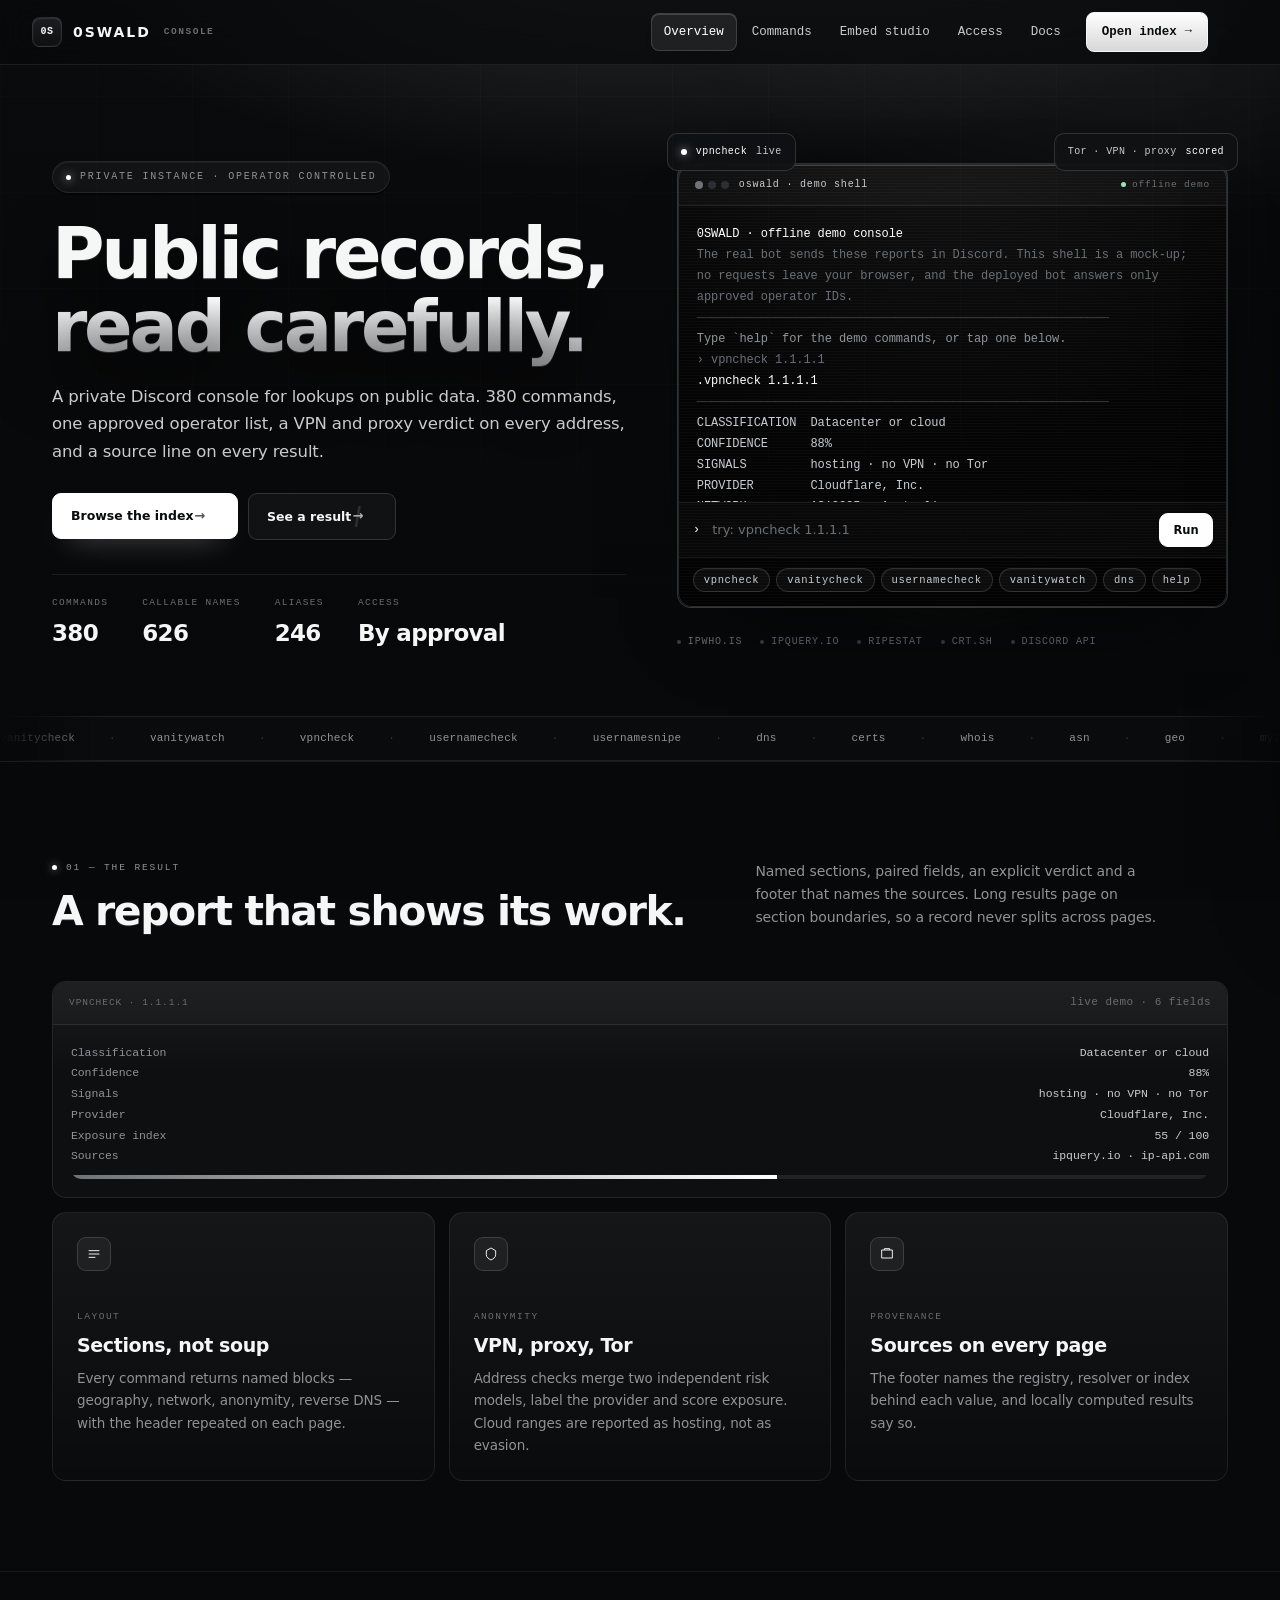
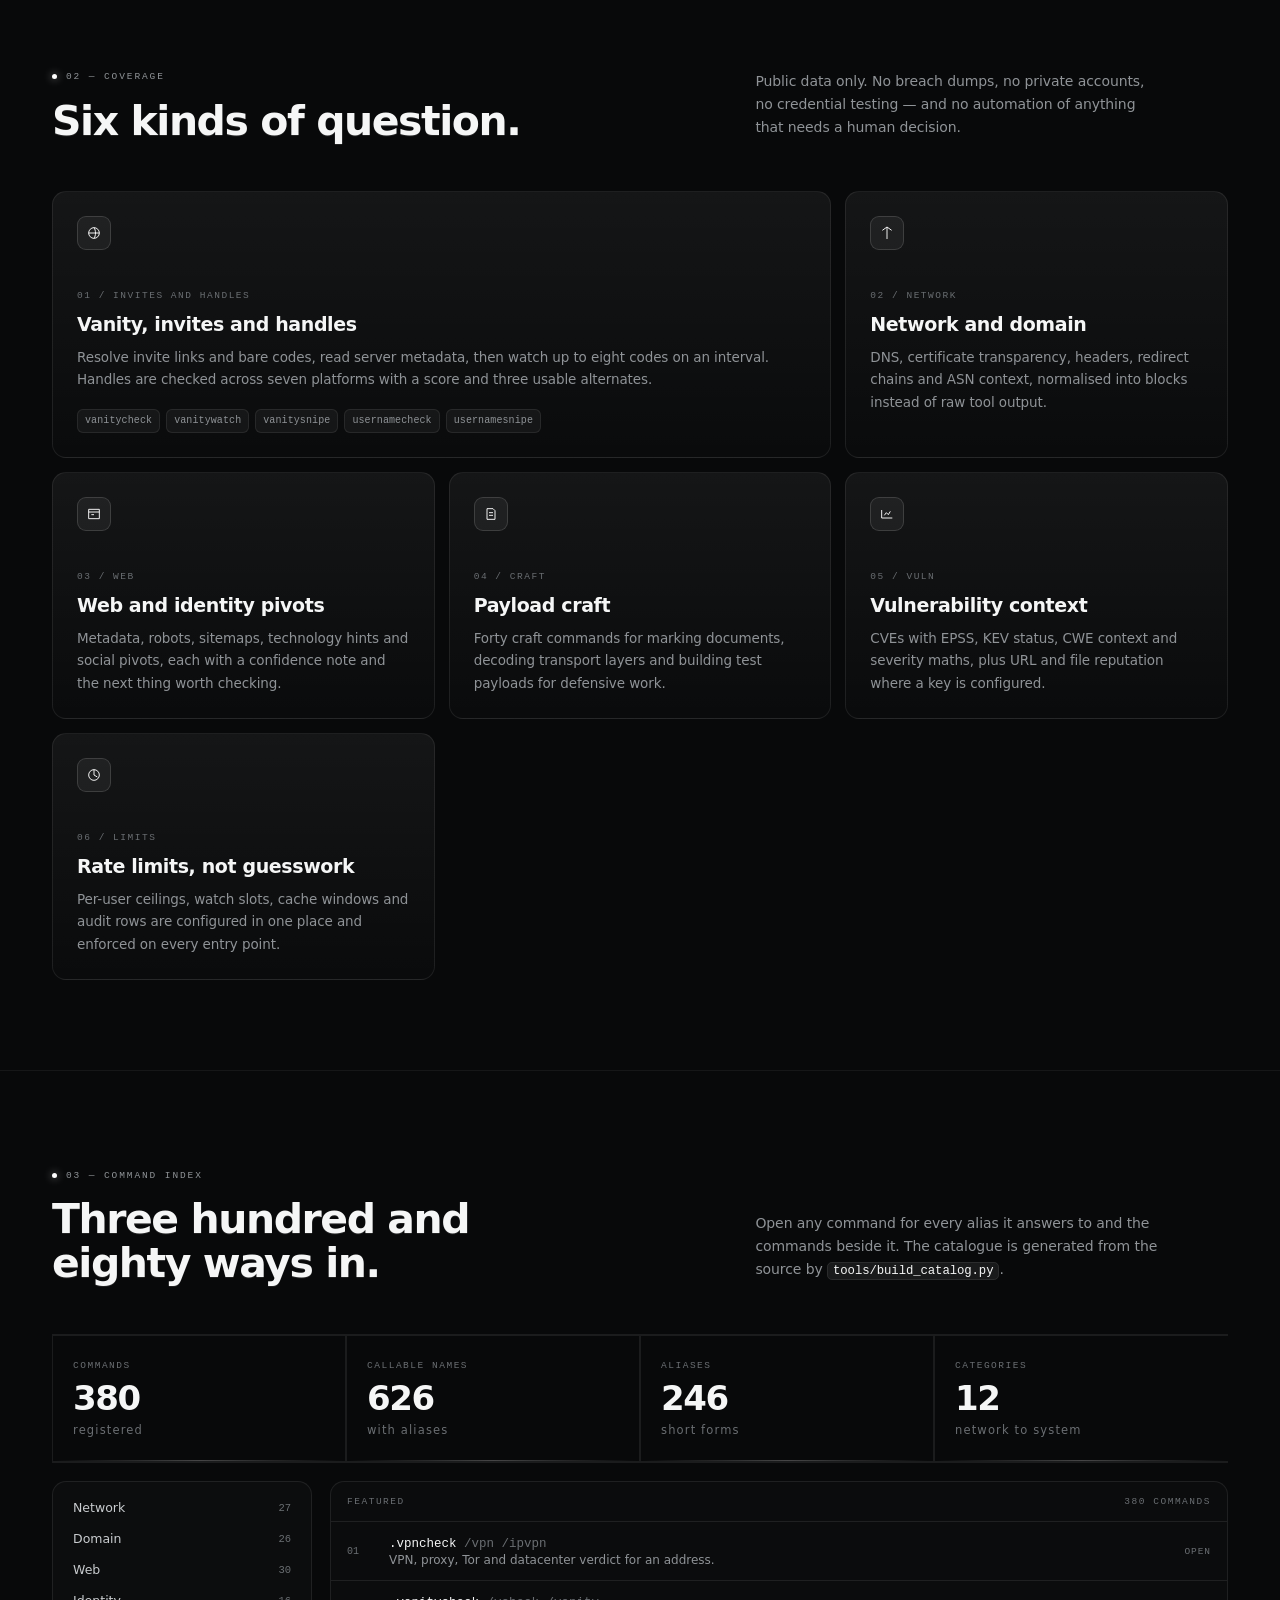
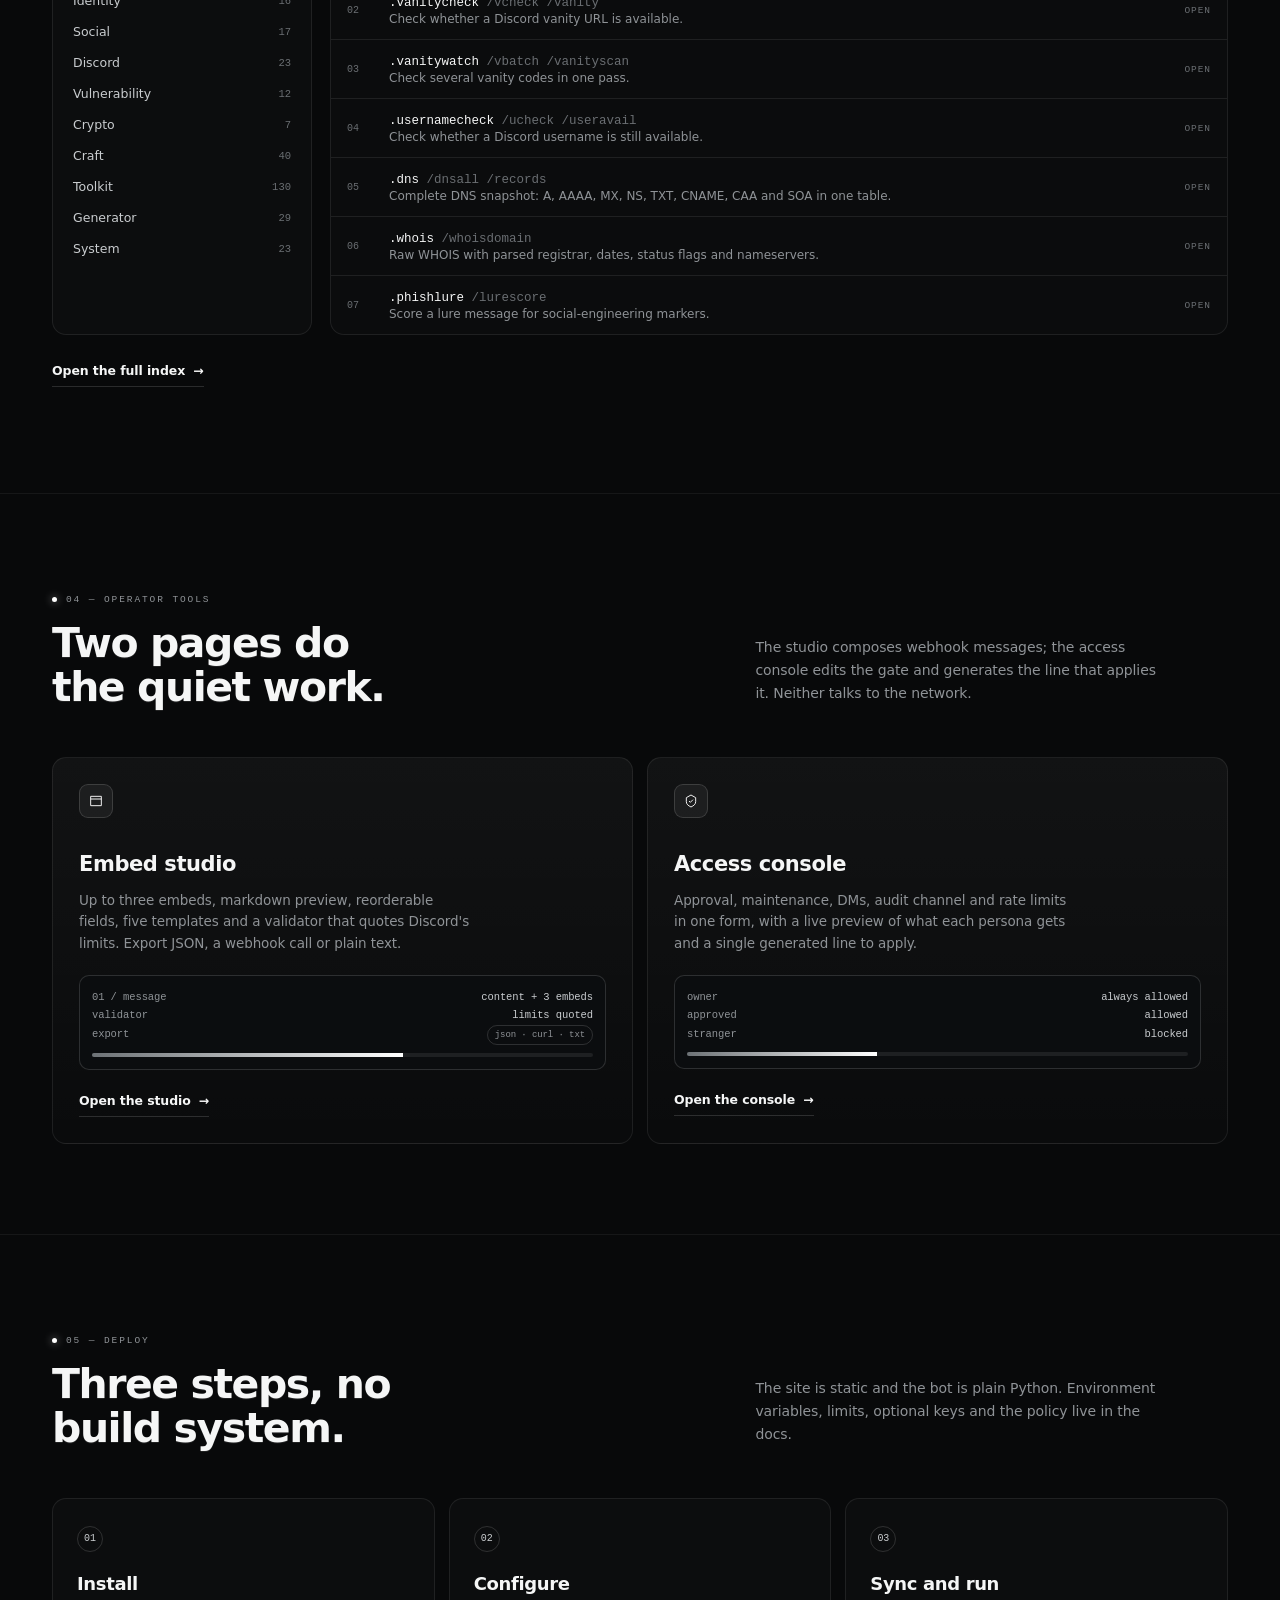
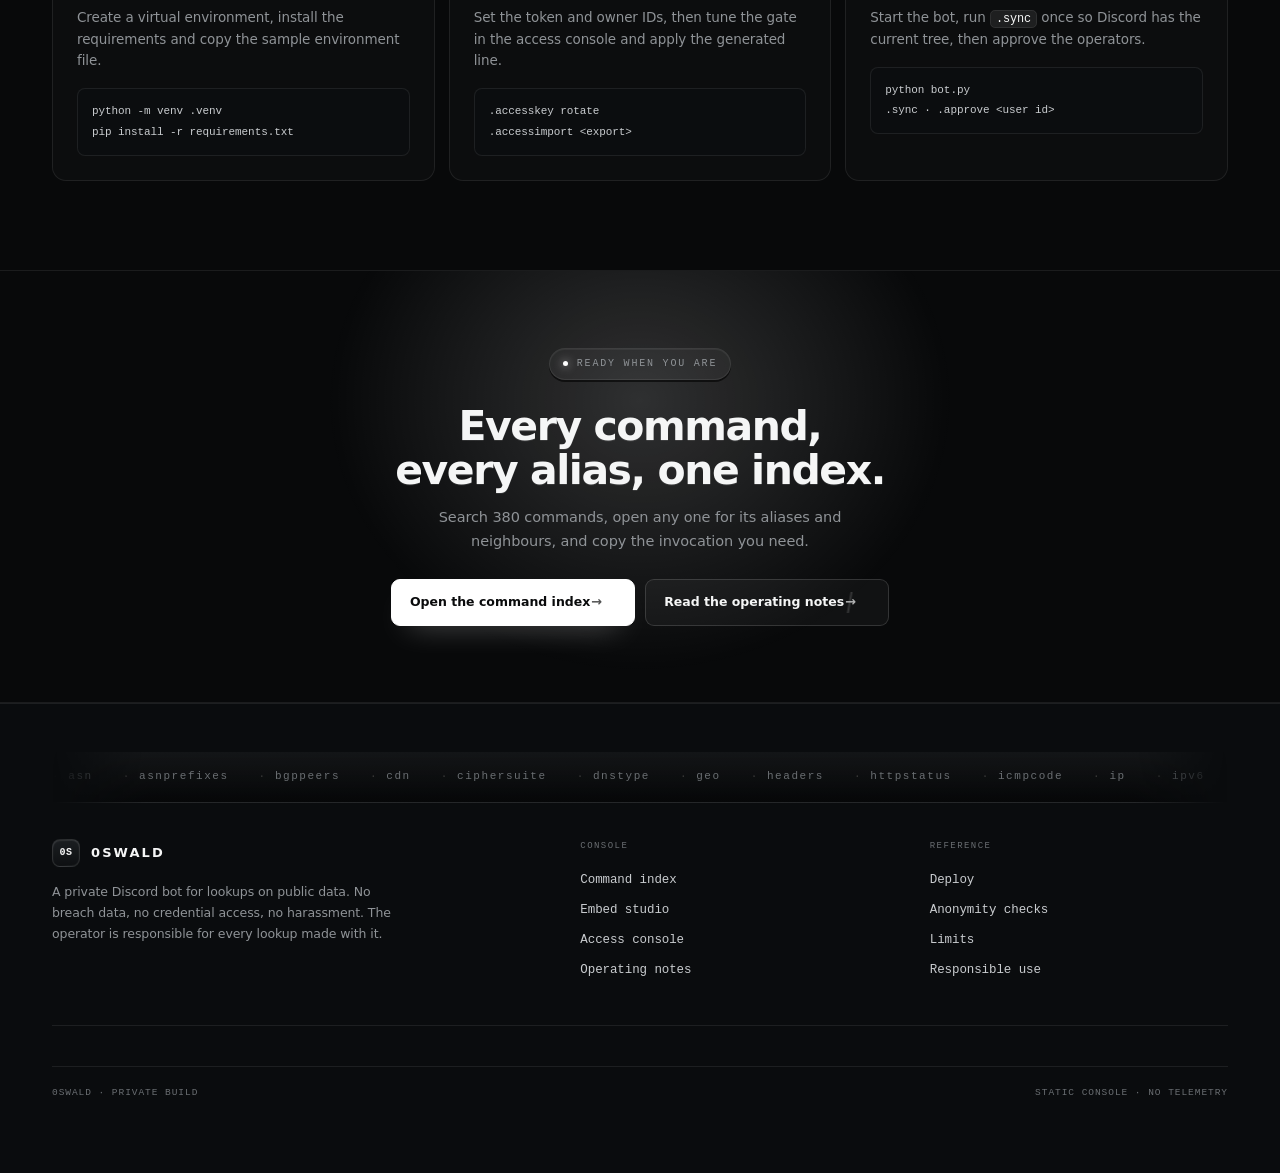
<file: site/index.html>
<!DOCTYPE html>
<html lang="en">
<head>
<meta charset="utf-8">
<meta name="viewport" content="width=device-width, initial-scale=1">
<title>0SWALD · private OSINT console for Discord</title>
<meta name="description" content="A private Discord OSINT bot with 380 commands, vanity and username checks, VPN detection on every address report, paged results and an operator console.">
<link rel="stylesheet" href="assets/style.css">
<link rel="stylesheet" href="assets/v4.css">
</head>
<body data-page="index">
<a class="skip" href="#main">Skip to content</a>

<header class="nav">
  <div class="wrap nav-inner">
    <a class="brand" href="index.html"><span class="brand-mark">0S</span> 0SWALD <span class="brand-sub">console</span></a>
    <button class="nav-toggle" type="button" aria-expanded="false" aria-controls="navLinks">Menu</button>
    <nav class="nav-links" id="navLinks" aria-label="Primary">
      <a href="index.html" data-page="index">Overview</a>
      <a href="commands.html" data-page="commands">Commands</a>
      <a href="embeds.html" data-page="embeds">Embed studio</a>
      <a href="access.html" data-page="access">Access</a>
      <a href="docs.html" data-page="docs">Docs</a>
      <a class="nav-cta" href="commands.html">Open index</a>
    </nav>
    <div class="nav-progress" aria-hidden="true"><span></span></div>
  </div>
</header>

<main id="main">
  <section class="hero">
    <div class="wrap hero-grid">
      <div>
        <span class="eyebrow"><span class="dot"></span> Private instance · operator controlled</span>
        <h1 class="display">Public records,<br><em>read carefully.</em></h1>
        <p class="lede">A private Discord console for lookups on public data. 380 commands, one approved operator list, a VPN and proxy verdict on every address, and a source line on every result.</p>
        <div class="hero-actions">
          <a class="btn" href="commands.html">Browse the index</a>
          <a class="btn ghost" href="#console">See a result</a>
        </div>
        <div class="hero-meta">
          <div>Commands<b>380</b></div>
          <div>Callable names<b>626</b></div>
          <div>Aliases<b>246</b></div>
          <div>Access<b>By approval</b></div>
        </div>
      </div>

      <div class="hero-stage">
        <div class="hero-badge one"><span class="bdot"></span> <b>vpncheck</b> live</div>
        <div class="hero-badge two">Tor · VPN · proxy <b>scored</b></div>
        <div class="console" data-terminal>
          <div class="console-inner">
            <div class="term-bar">
              <div class="term-dots" aria-hidden="true"><span></span><span></span><span></span></div>
              <span class="term-title">oswald · demo shell</span>
              <span class="spacer"></span>
              <span class="state"><i></i> offline demo</span>
            </div>
            <div class="term-body" role="log" aria-live="polite" aria-label="Demo terminal output"></div>
            <form class="term-input-row" autocomplete="off">
              <span class="caret-label">›</span>
              <input type="text" placeholder="try: vpncheck 1.1.1.1" aria-label="Demo command" spellcheck="false">
              <button class="btn small" type="submit">Run</button>
            </form>
            <div class="term-suggest">
              <button class="chip" type="button" data-run="vpncheck 1.1.1.1">vpncheck</button>
              <button class="chip" type="button" data-run="vanitycheck matrix">vanitycheck</button>
              <button class="chip" type="button" data-run="usernamecheck greed">usernamecheck</button>
              <button class="chip" type="button" data-run="vanitywatch void hex null">vanitywatch</button>
              <button class="chip" type="button" data-run="dns cloudflare.com">dns</button>
              <button class="chip" type="button" data-run="help">help</button>
            </div>
          </div>
        </div>
        <div class="hero-proof">
          <span><i></i> ipwho.is</span>
          <span><i></i> ipquery.io</span>
          <span><i></i> RIPEstat</span>
          <span><i></i> crt.sh</span>
          <span><i></i> Discord API</span>
        </div>
      </div>
    </div>
  </section>

  <div class="ticker" aria-hidden="true">
    <div class="ticker-track">
      <span>vanitycheck</span><span>vanitywatch</span><span>vpncheck</span><span>usernamecheck</span><span>usernamesnipe</span><span>dns</span><span>certs</span><span>whois</span><span>asn</span><span>geo</span><span>myip</span><span>phishlure</span><span>jwt</span><span>robots</span><span>tls</span><span>portcheck</span><span>rdap</span><span>cve</span><span>hibp</span><span>telegram</span>
      <span>vanitycheck</span><span>vanitywatch</span><span>vpncheck</span><span>usernamecheck</span><span>usernamesnipe</span><span>dns</span><span>certs</span><span>whois</span><span>asn</span><span>geo</span><span>myip</span><span>phishlure</span><span>jwt</span><span>robots</span><span>tls</span><span>portcheck</span><span>rdap</span><span>cve</span><span>hibp</span><span>telegram</span>
    </div>
  </div>

  <section class="page-section" id="console">
    <div class="wrap">
      <div class="section-head">
        <div>
          <div class="section-index">01 — The result</div>
          <h2>A report that shows its work.</h2>
        </div>
        <p class="section-note">Named sections, paired fields, an explicit verdict and a footer that names the sources. Long results page on section boundaries, so a record never splits across pages.</p>
      </div>

      <div class="plate">
        <div class="plate-head"><span>vpncheck · 1.1.1.1</span><span class="hint">live demo · 6 fields</span></div>
        <div class="plate-body">
          <div class="tool-preview" style="margin:0;border:0;background:transparent;padding:0;font-size:11.5px">
            <div class="row"><span>Classification</span><b>Datacenter or cloud</b></div>
            <div class="row"><span>Confidence</span><b>88%</b></div>
            <div class="row"><span>Signals</span><b>hosting · no VPN · no Tor</b></div>
            <div class="row"><span>Provider</span><b>Cloudflare, Inc.</b></div>
            <div class="row"><span>Exposure index</span><b>55 / 100</b></div>
            <div class="row"><span>Sources</span><b>ipquery.io · ip-api.com</b></div>
            <div class="bar"><i></i></div>
          </div>
        </div>
      </div>

      <div class="bento" style="margin-top:14px">
        <article class="tile">
          <div class="tile-icon"><svg viewBox="0 0 24 24"><path d="M4 7h16M4 12h16M4 17h10"/></svg></div>
          <span class="kicker">Layout</span>
          <h3>Sections, not soup</h3>
          <p>Every command returns named blocks — geography, network, anonymity, reverse DNS — with the header repeated on each page.</p>
        </article>
        <article class="tile">
          <div class="tile-icon"><svg viewBox="0 0 24 24"><path d="M12 3l7 4v6c0 4-3 6-7 8-4-2-7-4-7-8V7l7-4z"/></svg></div>
          <span class="kicker">Anonymity</span>
          <h3>VPN, proxy, Tor</h3>
          <p>Address checks merge two independent risk models, label the provider and score exposure. Cloud ranges are reported as hosting, not as evasion.</p>
        </article>
        <article class="tile">
          <div class="tile-icon"><svg viewBox="0 0 24 24"><path d="M4 6h16v12H4z"/><path d="M8 6V4h8v2"/></svg></div>
          <span class="kicker">Provenance</span>
          <h3>Sources on every page</h3>
          <p>The footer names the registry, resolver or index behind each value, and locally computed results say so.</p>
        </article>
      </div>
    </div>
  </section>

  <section class="page-section" id="capability">
    <div class="wrap">
      <div class="section-head">
        <div>
          <div class="section-index">02 — Coverage</div>
          <h2>Six kinds of question.</h2>
        </div>
        <p class="section-note">Public data only. No breach dumps, no private accounts, no credential testing — and no automation of anything that needs a human decision.</p>
      </div>

      <div class="bento">
        <article class="tile wide">
          <div class="tile-icon"><svg viewBox="0 0 24 24"><circle cx="12" cy="12" r="8"/><path d="M4 12h16M12 4c3 4 3 12 0 16"/></svg></div>
          <span class="kicker">01 / Invites and handles</span>
          <h3>Vanity, invites and handles</h3>
          <p>Resolve invite links and bare codes, read server metadata, then watch up to eight codes on an interval. Handles are checked across seven platforms with a score and three usable alternates.</p>
          <div class="tag-row"><span class="tag">vanitycheck</span><span class="tag">vanitywatch</span><span class="tag">vanitysnipe</span><span class="tag">usernamecheck</span><span class="tag">usernamesnipe</span></div>
        </article>
        <article class="tile">
          <div class="tile-icon"><svg viewBox="0 0 24 24"><path d="M12 3v18M5 8l7-5 7 5"/></svg></div>
          <span class="kicker">02 / Network</span>
          <h3>Network and domain</h3>
          <p>DNS, certificate transparency, headers, redirect chains and ASN context, normalised into blocks instead of raw tool output.</p>
        </article>
        <article class="tile">
          <div class="tile-icon"><svg viewBox="0 0 24 24"><path d="M4 5h16v14H4z"/><path d="M4 9h16M8 13h4"/></svg></div>
          <span class="kicker">03 / Web</span>
          <h3>Web and identity pivots</h3>
          <p>Metadata, robots, sitemaps, technology hints and social pivots, each with a confidence note and the next thing worth checking.</p>
        </article>
        <article class="tile">
          <div class="tile-icon"><svg viewBox="0 0 24 24"><path d="M6 4h9l3 3v13H6z"/><path d="M9 10h6M9 14h6"/></svg></div>
          <span class="kicker">04 / Craft</span>
          <h3>Payload craft</h3>
          <p>Forty craft commands for marking documents, decoding transport layers and building test payloads for defensive work.</p>
        </article>
        <article class="tile">
          <div class="tile-icon"><svg viewBox="0 0 24 24"><path d="M4 18V6M4 18h16"/><path d="M8 14l3-4 3 3 3-5"/></svg></div>
          <span class="kicker">05 / Vuln</span>
          <h3>Vulnerability context</h3>
          <p>CVEs with EPSS, KEV status, CWE context and severity maths, plus URL and file reputation where a key is configured.</p>
        </article>
        <article class="tile">
          <div class="tile-icon"><svg viewBox="0 0 24 24"><path d="M12 4v8l5 3"/><circle cx="12" cy="12" r="8"/></svg></div>
          <span class="kicker">06 / Limits</span>
          <h3>Rate limits, not guesswork</h3>
          <p>Per-user ceilings, watch slots, cache windows and audit rows are configured in one place and enforced on every entry point.</p>
        </article>
      </div>
    </div>
  </section>

  <section class="page-section" id="index">
    <div class="wrap">
      <div class="section-head">
        <div>
          <div class="section-index">03 — Command index</div>
          <h2>Three hundred and eighty ways in.</h2>
        </div>
        <p class="section-note">Open any command for every alias it answers to and the commands beside it. The catalogue is generated from the source by <code>tools/build_catalog.py</code>.</p>
      </div>

      <div class="stat-band" style="margin-bottom:18px">
        <div class="stat"><dt>Commands</dt><dd data-count="380">380</dd><span class="unit">registered</span></div>
        <div class="stat"><dt>Callable names</dt><dd data-count="626">626</dd><span class="unit">with aliases</span></div>
        <div class="stat"><dt>Aliases</dt><dd data-count="246">246</dd><span class="unit">short forms</span></div>
        <div class="stat"><dt>Categories</dt><dd data-count="12">12</dd><span class="unit">network to system</span></div>
      </div>

      <div class="explorer">
        <div class="cat-column" id="homeCategories" aria-label="Command categories"></div>
        <div class="featured" id="homeFeatured" aria-label="Selected commands"></div>
      </div>

      <p style="margin-top:22px"><a class="arrow-link" href="commands.html">Open the full index</a></p>
    </div>
  </section>

  <section class="page-section" id="tools">
    <div class="wrap">
      <div class="section-head">
        <div>
          <div class="section-index">04 — Operator tools</div>
          <h2>Two pages do the quiet work.</h2>
        </div>
        <p class="section-note">The studio composes webhook messages; the access console edits the gate and generates the line that applies it. Neither talks to the network.</p>
      </div>

      <div class="tool-grid">
        <article class="tool-card">
          <div class="tile-icon"><svg viewBox="0 0 24 24"><path d="M4 5h16v14H4z"/><path d="M4 9h16"/></svg></div>
          <h3>Embed studio</h3>
          <p>Up to three embeds, markdown preview, reorderable fields, five templates and a validator that quotes Discord's limits. Export JSON, a webhook call or plain text.</p>
          <div class="tool-preview">
            <div class="row"><span>01 / message</span><b>content + 3 embeds</b></div>
            <div class="row"><span>validator</span><b>limits quoted</b></div>
            <div class="row"><span>export</span><span class="pill">json · curl · txt</span></div>
            <div class="bar"><i></i></div>
          </div>
          <p style="margin-top:20px;margin-bottom:0"><a class="arrow-link" href="embeds.html">Open the studio</a></p>
        </article>
        <article class="tool-card">
          <div class="tile-icon"><svg viewBox="0 0 24 24"><path d="M12 3l7 4v6c0 4-3 6-7 8-4-2-7-4-7-8V7l7-4z"/><path d="M9 12l2 2 4-4"/></svg></div>
          <h3>Access console</h3>
          <p>Approval, maintenance, DMs, audit channel and rate limits in one form, with a live preview of what each persona gets and a single generated line to apply.</p>
          <div class="tool-preview">
            <div class="row"><span>owner</span><b>always allowed</b></div>
            <div class="row"><span>approved</span><b>allowed</b></div>
            <div class="row"><span>stranger</span><b>blocked</b></div>
            <div class="bar"><i style="width:38%"></i></div>
          </div>
          <p style="margin-top:20px;margin-bottom:0"><a class="arrow-link" href="access.html">Open the console</a></p>
        </article>
      </div>
    </div>
  </section>

  <section class="page-section" id="deploy">
    <div class="wrap">
      <div class="section-head">
        <div>
          <div class="section-index">05 — Deploy</div>
          <h2>Three steps, no build system.</h2>
        </div>
        <p class="section-note">The site is static and the bot is plain Python. Environment variables, limits, optional keys and the policy live in the docs.</p>
      </div>

      <div class="steps">
        <div class="step">
          <span class="n">01</span>
          <h3>Install</h3>
          <p>Create a virtual environment, install the requirements and copy the sample environment file.</p>
          <div class="cmd-usage">python -m venv .venv<br>pip install -r requirements.txt</div>
        </div>
        <div class="step">
          <span class="n">02</span>
          <h3>Configure</h3>
          <p>Set the token and owner IDs, then tune the gate in the access console and apply the generated line.</p>
          <div class="cmd-usage">.accesskey rotate<br>.accessimport &lt;export&gt;</div>
        </div>
        <div class="step">
          <span class="n">03</span>
          <h3>Sync and run</h3>
          <p>Start the bot, run <code>.sync</code> once so Discord has the current tree, then approve the operators.</p>
          <div class="cmd-usage">python bot.py<br>.sync · .approve &lt;user id&gt;</div>
        </div>
      </div>
    </div>
  </section>

  <section class="cta-band">
    <div class="wrap">
      <span class="eyebrow"><span class="dot"></span> Ready when you are</span>
      <h2>Every command, every alias, one index.</h2>
      <p>Search 380 commands, open any one for its aliases and neighbours, and copy the invocation you need.</p>
      <div class="hero-actions">
        <a class="btn" href="commands.html">Open the command index</a>
        <a class="btn ghost" href="docs.html">Read the operating notes</a>
      </div>
    </div>
  </section>
</main>

<footer>
  <div class="wrap">
    <div class="footer-grid">
      <div>
        <a class="brand" href="index.html"><span class="brand-mark">0S</span> 0SWALD</a>
        <p class="footer-note">A private Discord bot for lookups on public data. No breach data, no credential access, no harassment. The operator is responsible for every lookup made with it.</p>
      </div>
      <div class="footer-col">
        <h4>Console</h4>
        <a href="commands.html">Command index</a>
        <a href="embeds.html">Embed studio</a>
        <a href="access.html">Access console</a>
        <a href="docs.html">Operating notes</a>
      </div>
      <div class="footer-col">
        <h4>Reference</h4>
        <a href="docs.html#deploy">Deploy</a>
        <a href="docs.html#anonymity">Anonymity checks</a>
        <a href="docs.html#limits">Limits</a>
        <a href="docs.html#policy">Responsible use</a>
      </div>
    </div>
    <div class="footer-bottom">
      <span>0SWALD · private build</span>
      <span>Static console · no telemetry</span>
    </div>
  </div>
</footer>

<script src="assets/commands.js"></script>
<script src="assets/command-drawer.js"></script>
<script src="assets/site.js"></script>
<script src="assets/terminal.js"></script>
<script src="assets/home.js"></script>
</body>
</html>
</file>
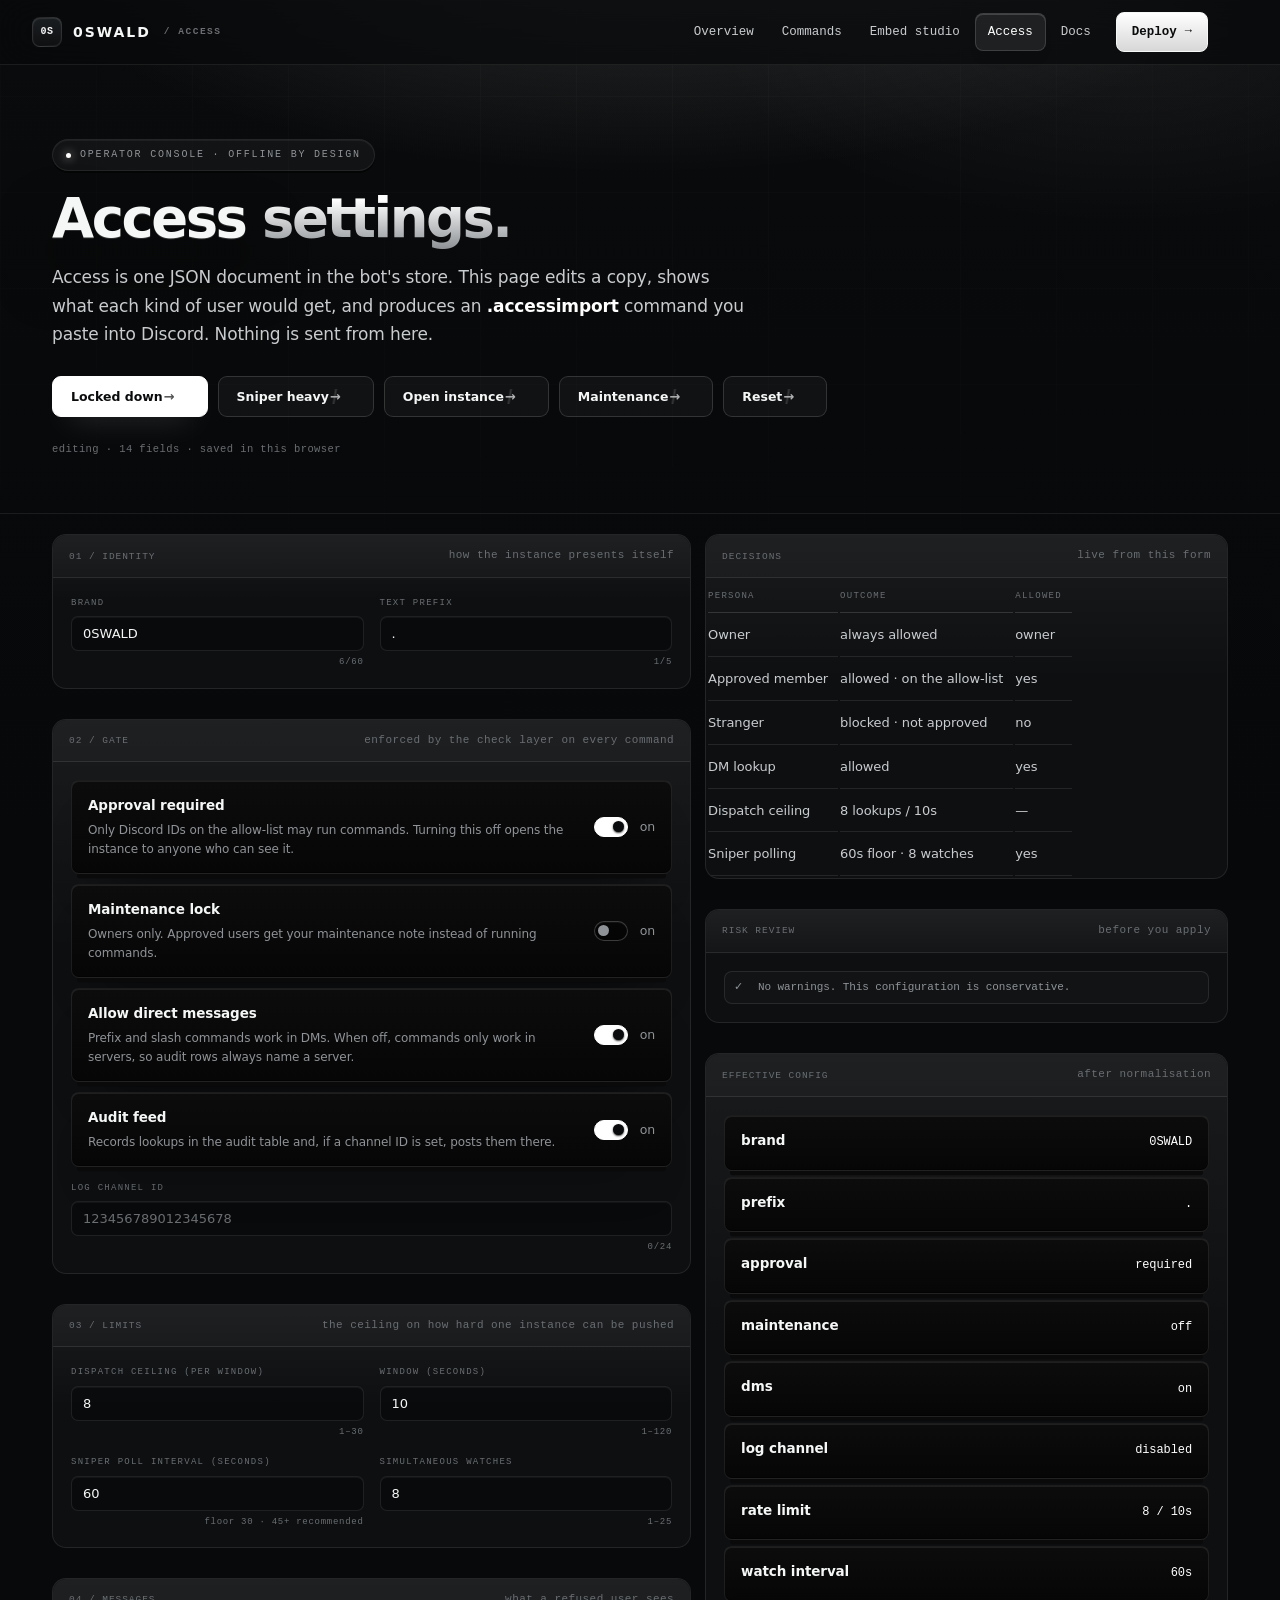
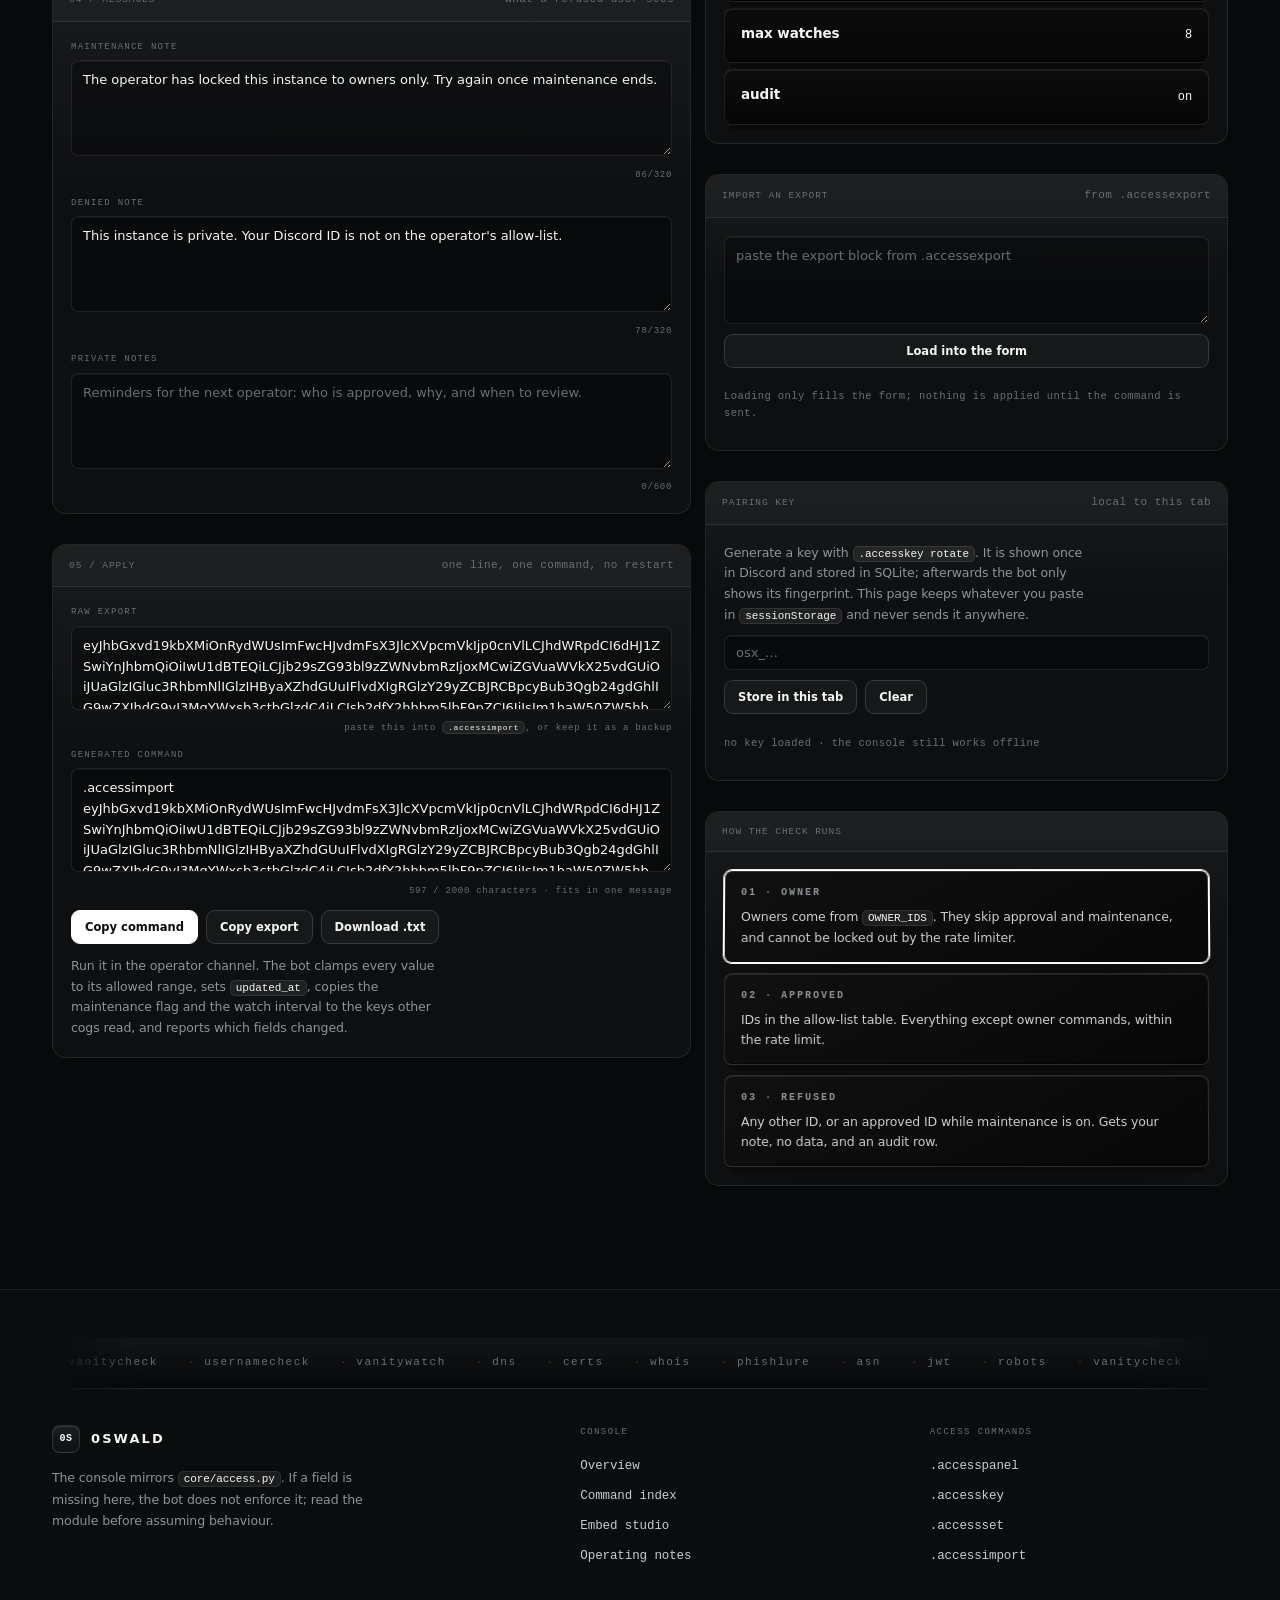
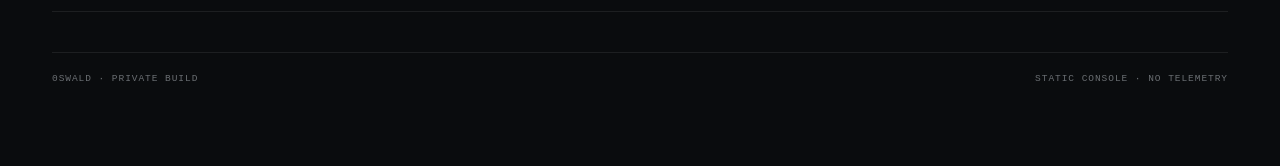
<file: site/access.html>
<!DOCTYPE html>
<html lang="en">
<head>
<meta charset="utf-8">
<meta name="viewport" content="width=device-width, initial-scale=1">
<title>Access console · 0SWALD</title>
<meta name="description" content="Configure who may use the instance: approval, maintenance, DMs, audit channel, dispatch ceiling and sniper polling. Export one line and apply it in Discord.">
<link rel="stylesheet" href="assets/style.css">
<link rel="stylesheet" href="assets/v4.css">
</head>
<body data-page="access">
<a class="skip" href="#main">Skip to content</a>

<header class="nav">
  <div class="wrap nav-inner">
    <a class="brand" href="index.html"><span class="brand-mark">0S</span> 0SWALD <span class="brand-sub">/ access</span></a>
    <button class="nav-toggle" type="button" aria-expanded="false" aria-controls="navLinks">Menu</button>
    <nav class="nav-links" id="navLinks" aria-label="Primary">
      <a href="index.html" data-page="index">Overview</a>
      <a href="commands.html" data-page="commands">Commands</a>
      <a href="embeds.html" data-page="embeds">Embed studio</a>
      <a href="access.html" data-page="access">Access</a>
      <a href="docs.html" data-page="docs">Docs</a>
      <a class="nav-cta" href="docs.html#deploy">Deploy</a>
    </nav>
    <div class="nav-progress" aria-hidden="true"><span></span></div>
  </div>
</header>

<main id="main">
  <section class="page-hero">
    <div class="wrap">
      <span class="eyebrow"><span class="dot"></span> OPERATOR CONSOLE · OFFLINE BY DESIGN</span>
      <h1 class="display" style="max-width:22ch">Access <span class="outline">settings.</span></h1>
      <p class="lede">Access is one JSON document in the bot's store. This page edits a copy, shows what each kind of user would get, and produces an <strong>.accessimport</strong> command you paste into Discord. Nothing is sent from here.</p>
      <div class="hero-actions">
        <button class="btn" type="button" data-preset="locked">Locked down</button>
        <button class="btn ghost" type="button" data-preset="hunt">Sniper heavy</button>
        <button class="btn ghost" type="button" data-preset="open">Open instance</button>
        <button class="btn ghost" type="button" data-preset="frozen">Maintenance</button>
        <button class="btn ghost" type="button" data-preset="reset">Reset</button>
      </div>
      <p class="status-note" id="accessStatus" style="padding:14px 0 0">loading configuration…</p>
    </div>
  </section>

  <section class="page-section" style="padding-top:20px">
    <div class="wrap">
      <div class="access-layout">
        <form id="accessForm" class="studio-main" autocomplete="off">

          <div class="plate">
            <div class="plate-head"><span>01 / identity</span><span class="hint">how the instance presents itself</span></div>
            <div class="plate-body row two" style="gap:16px">
              <div>
                <label class="field-label" for="f-brand">Brand</label>
                <input class="input" id="f-brand" data-field="brand" maxlength="60" placeholder="0SWALD">
                <div class="counter" data-counter="brand">0/60</div>
              </div>
              <div>
                <label class="field-label" for="f-prefix">Text prefix</label>
                <input class="input" id="f-prefix" data-field="prefix" maxlength="5" placeholder=".">
                <div class="counter" data-counter="prefix">0/5</div>
              </div>
            </div>
          </div>

          <div class="plate">
            <div class="plate-head"><span>02 / gate</span><span class="hint">enforced by the check layer on every command</span></div>
            <div class="plate-body" style="display:grid;gap:10px">
              <div class="gate">
                <div><h4>Approval required</h4><p>Only Discord IDs on the allow-list may run commands. Turning this off opens the instance to anyone who can see it.</p></div>
                <label class="toggle"><input type="checkbox" data-field="approval_required"><span>on</span></label>
              </div>
              <div class="gate">
                <div><h4>Maintenance lock</h4><p>Owners only. Approved users get your maintenance note instead of running commands.</p></div>
                <label class="toggle"><input type="checkbox" data-field="maintenance"><span>on</span></label>
              </div>
              <div class="gate">
                <div><h4>Allow direct messages</h4><p>Prefix and slash commands work in DMs. When off, commands only work in servers, so audit rows always name a server.</p></div>
                <label class="toggle"><input type="checkbox" data-field="allow_dms"><span>on</span></label>
              </div>
              <div class="gate">
                <div><h4>Audit feed</h4><p>Records lookups in the audit table and, if a channel ID is set, posts them there.</p></div>
                <label class="toggle"><input type="checkbox" data-field="audit"><span>on</span></label>
              </div>
              <div style="margin-top:4px">
                <label class="field-label" for="f-log">Log channel ID</label>
                <input class="input" id="f-log" data-field="log_channel_id" inputmode="numeric" placeholder="123456789012345678">
                <div class="counter" data-counter="log_channel_id">0/24</div>
              </div>
            </div>
          </div>

          <div class="plate">
            <div class="plate-head"><span>03 / limits</span><span class="hint">the ceiling on how hard one instance can be pushed</span></div>
            <div class="plate-body row two" style="gap:16px">
              <div>
                <label class="field-label" for="f-rate">Dispatch ceiling (per window)</label>
                <input class="input" id="f-rate" data-field="rate_limit_per_10s" type="number" min="1" max="30" step="1">
                <div class="counter">1–30</div>
              </div>
              <div>
                <label class="field-label" for="f-window">Window (seconds)</label>
                <input class="input" id="f-window" data-field="cooldown_seconds" type="number" min="1" max="120" step="1">
                <div class="counter">1–120</div>
              </div>
              <div>
                <label class="field-label" for="f-interval">Sniper poll interval (seconds)</label>
                <input class="input" id="f-interval" data-field="watch_interval" type="number" min="30" max="3600" step="5">
                <div class="counter">floor 30 · 45+ recommended</div>
              </div>
              <div>
                <label class="field-label" for="f-watches">Simultaneous watches</label>
                <input class="input" id="f-watches" data-field="max_watches" type="number" min="1" max="25" step="1">
                <div class="counter">1–25</div>
              </div>
            </div>
          </div>

          <div class="plate">
            <div class="plate-head"><span>04 / messages</span><span class="hint">what a refused user sees</span></div>
            <div class="plate-body" style="display:grid;gap:14px">
              <div>
                <label class="field-label" for="f-maintenance">Maintenance note</label>
                <textarea class="textarea" id="f-maintenance" data-field="maintenance_note" maxlength="320"></textarea>
                <div class="counter" data-counter="maintenance_note">0/320</div>
              </div>
              <div>
                <label class="field-label" for="f-denied">Denied note</label>
                <textarea class="textarea" id="f-denied" data-field="denied_note" maxlength="320"></textarea>
                <div class="counter" data-counter="denied_note">0/320</div>
              </div>
              <div>
                <label class="field-label" for="f-notes">Private notes</label>
                <textarea class="textarea" id="f-notes" data-field="notes" maxlength="600" placeholder="Reminders for the next operator: who is approved, why, and when to review."></textarea>
                <div class="counter" data-counter="notes">0/600</div>
              </div>
            </div>
          </div>

          <div class="plate">
            <div class="plate-head"><span>05 / apply</span><span class="hint">one line, one command, no restart</span></div>
            <div class="plate-body" style="display:grid;gap:12px">
              <div>
                <label class="field-label" for="accessExport">Raw export</label>
                <textarea class="textarea mono" id="accessExport" readonly style="min-height:84px"></textarea>
                <div class="counter">paste this into <code>.accessimport</code>, or keep it as a backup</div>
              </div>
              <div>
                <label class="field-label" for="accessCommand">Generated command</label>
                <textarea class="textarea mono" id="accessCommand" readonly style="min-height:104px"></textarea>
                <div class="counter" id="accessCommandMeta">0 / 2000 characters</div>
              </div>
              <div style="display:flex;flex-wrap:wrap;gap:8px">
                <button class="btn small" type="button" id="accessCopyCommand">Copy command</button>
                <button class="btn small ghost" type="button" id="accessCopyBlob">Copy export</button>
                <button class="btn small ghost" type="button" id="accessDownload">Download .txt</button>
              </div>
              <p class="section-note" style="font-size:12.5px">Run it in the operator channel. The bot clamps every value to its allowed range, sets <code>updated_at</code>, copies the maintenance flag and the watch interval to the keys other cogs read, and reports which fields changed.</p>
            </div>
          </div>
        </form>

        <aside class="access-side">
          <div class="plate">
            <div class="plate-head"><span>decisions</span><span class="hint">live from this form</span></div>
            <div class="plate-body" style="padding:0">
              <table class="doc" style="margin:0">
                <thead><tr><th>persona</th><th>outcome</th><th>allowed</th></tr></thead>
                <tbody id="accessPreview"></tbody>
              </table>
            </div>
          </div>

          <div class="plate">
            <div class="plate-head"><span>risk review</span><span class="hint">before you apply</span></div>
            <div class="plate-body"><div class="risk-list" id="accessRisks"></div></div>
          </div>

          <div class="plate">
            <div class="plate-head"><span>effective config</span><span class="hint">after normalisation</span></div>
            <div class="plate-body" style="display:grid;gap:6px" id="accessSummary"></div>
          </div>

          <div class="plate">
            <div class="plate-head"><span>import an export</span><span class="hint">from .accessexport</span></div>
            <div class="plate-body" style="display:grid;gap:10px">
              <textarea class="textarea mono" id="accessImport" placeholder="paste the export block from .accessexport" style="min-height:88px"></textarea>
              <button class="btn small ghost" type="button" id="accessImportRun">Load into the form</button>
              <p class="status-note" id="accessImportNote" style="padding:0;min-height:15px">Loading only fills the form; nothing is applied until the command is sent.</p>
            </div>
          </div>

          <div class="plate">
            <div class="plate-head"><span>pairing key</span><span class="hint">local to this tab</span></div>
            <div class="plate-body" style="display:grid;gap:10px">
              <p class="section-note" style="font-size:12.5px;margin:0">Generate a key with <code>.accesskey rotate</code>. It is shown once in Discord and stored in SQLite; afterwards the bot only shows its fingerprint. This page keeps whatever you paste in <code>sessionStorage</code> and never sends it anywhere.</p>
              <input class="input" id="accessKeyInput" placeholder="osx_…" spellcheck="false" autocomplete="off">
              <div style="display:flex;gap:8px"><button class="btn small ghost" type="button" id="accessKeySave">Store in this tab</button><button class="btn small ghost" type="button" id="accessKeyClear">Clear</button></div>
              <p class="status-note" id="accessKeyState" style="padding:0;min-height:15px">no key loaded</p>
            </div>
          </div>

          <div class="plate">
            <div class="plate-head"><span>how the check runs</span></div>
            <div class="plate-body access-map">
              <div class="access-tier owner"><h5>01 · owner</h5><p>Owners come from <code>OWNER_IDS</code>. They skip approval and maintenance, and cannot be locked out by the rate limiter.</p></div>
              <div class="access-tier"><h5>02 · approved</h5><p>IDs in the allow-list table. Everything except owner commands, within the rate limit.</p></div>
              <div class="access-tier"><h5>03 · refused</h5><p>Any other ID, or an approved ID while maintenance is on. Gets your note, no data, and an audit row.</p></div>
            </div>
          </div>
        </aside>
      </div>
    </div>
  </section>
</main>

<footer>
  <div class="wrap">
    <div class="footer-grid">
      <div>
        <a class="brand" href="index.html"><span class="brand-mark">0S</span> 0SWALD</a>
        <p class="footer-note">The console mirrors <code>core/access.py</code>. If a field is missing here, the bot does not enforce it; read the module before assuming behaviour.</p>
      </div>
      <div class="footer-col">
        <h4>Console</h4>
        <a href="index.html">Overview</a>
        <a href="commands.html">Command index</a>
        <a href="embeds.html">Embed studio</a>
        <a href="docs.html">Operating notes</a>
      </div>
      <div class="footer-col">
        <h4>Access commands</h4>
        <a href="commands.html?q=access">.accesspanel</a>
        <a href="commands.html?q=accesskey">.accesskey</a>
        <a href="commands.html?q=accessset">.accessset</a>
        <a href="commands.html?q=accessimport">.accessimport</a>
      </div>
    </div>
    <div class="footer-bottom">
      <span>0SWALD · private build</span>
      <span>Static console · no telemetry</span>
    </div>
  </div>
</footer>

<script src="assets/site.js"></script>
<script src="assets/access.js"></script>
</body>
</html>
</file>
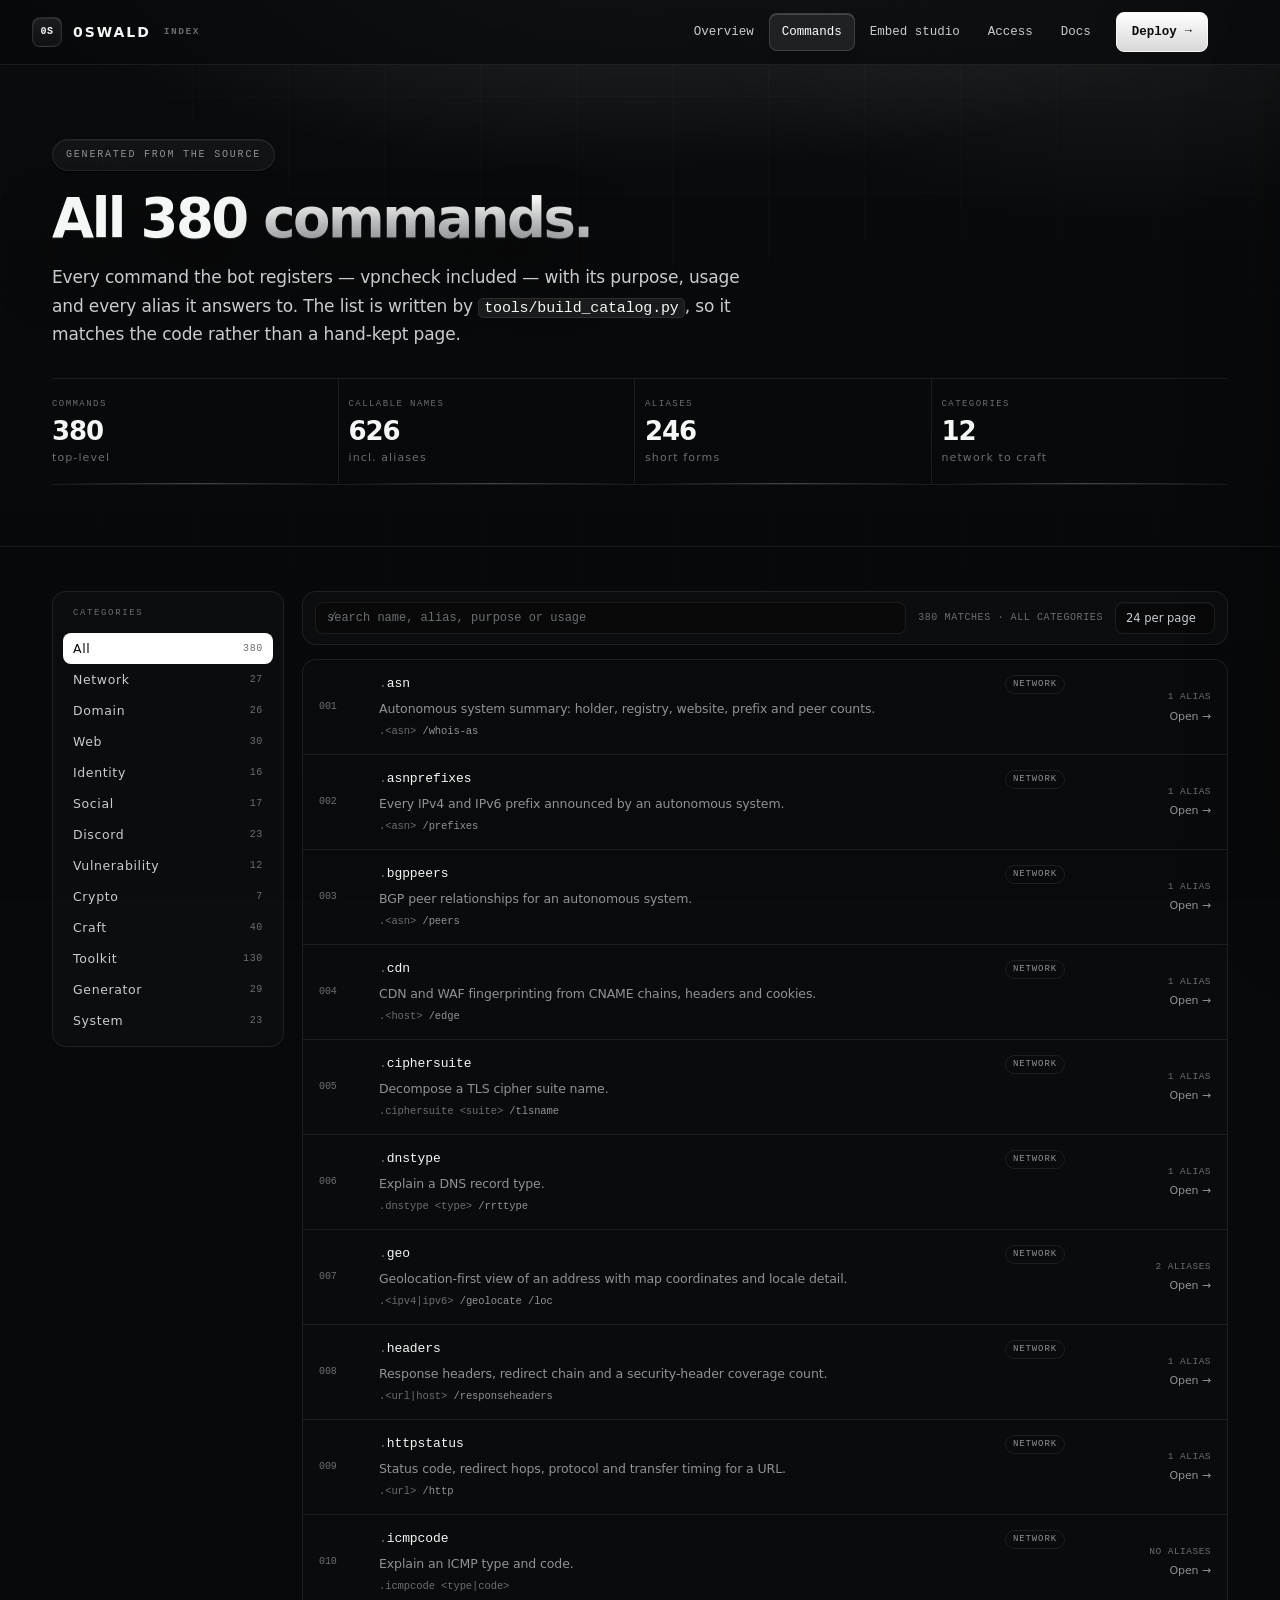
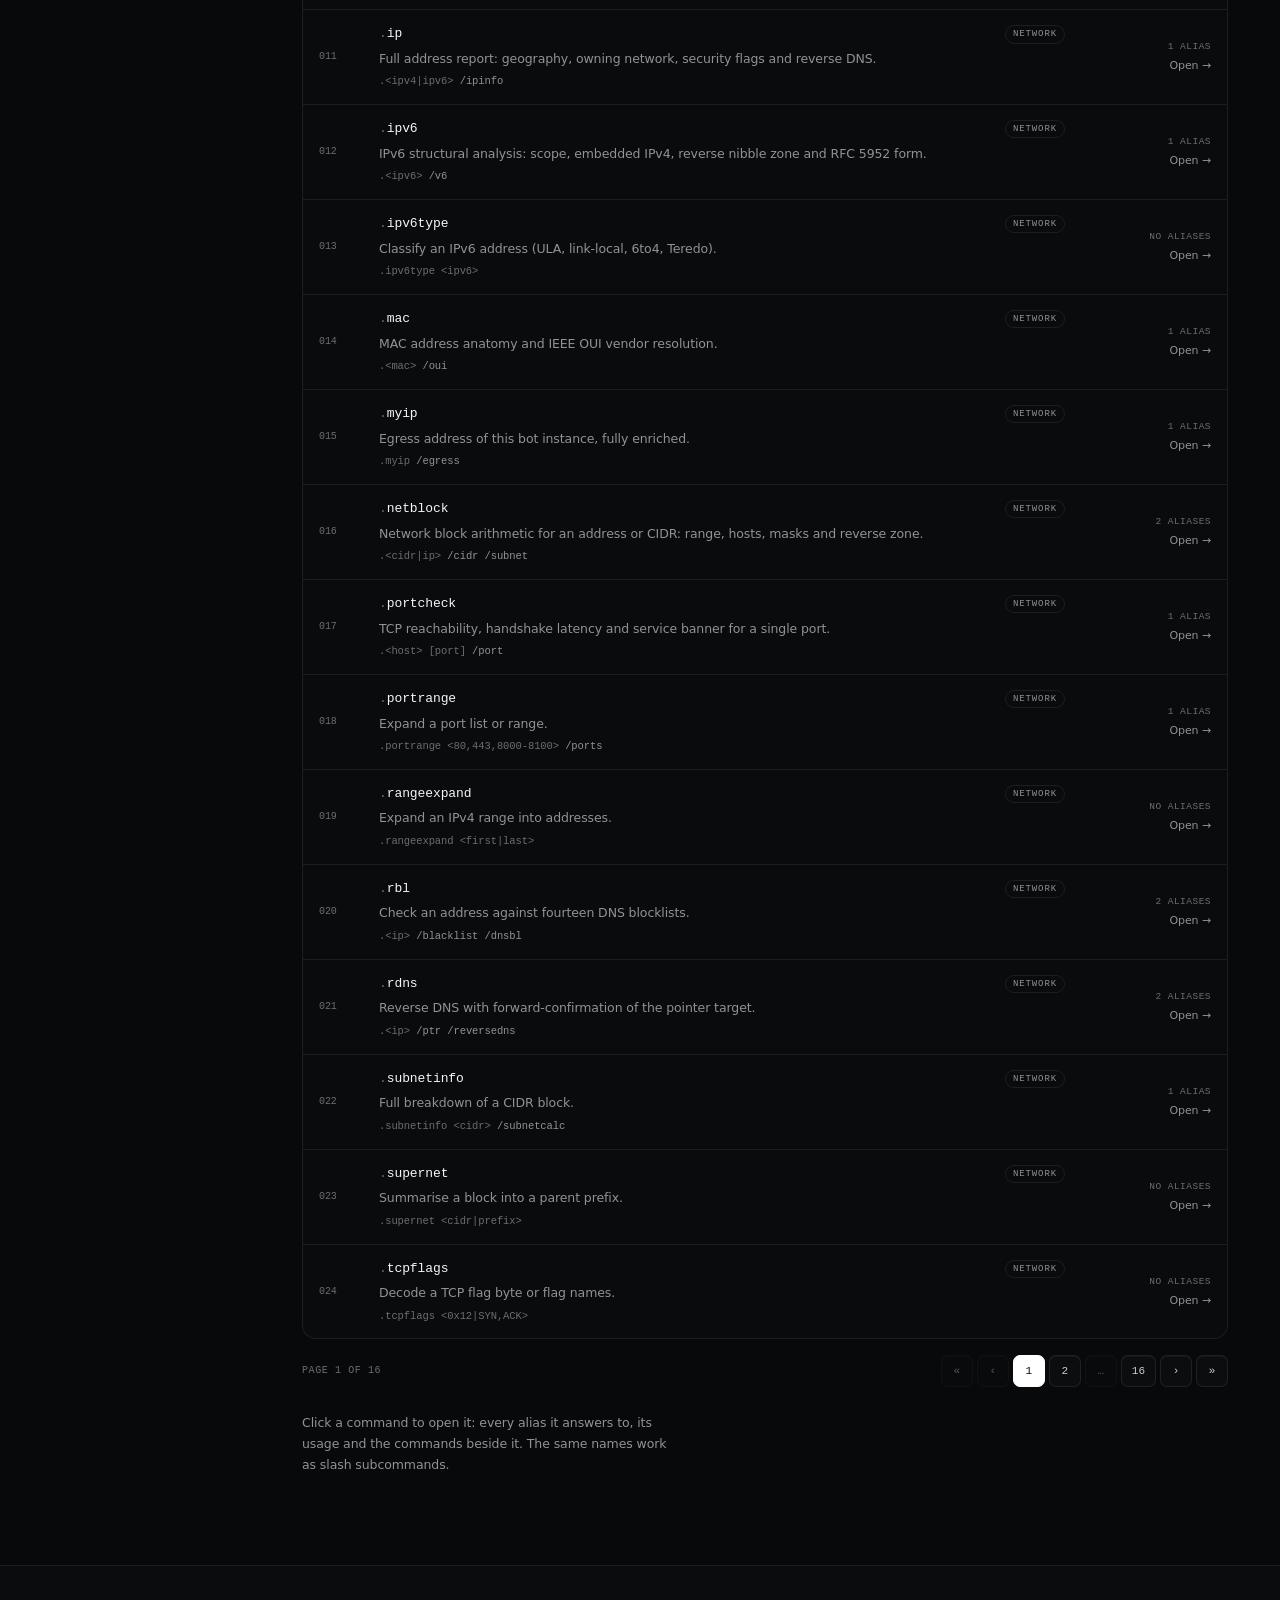
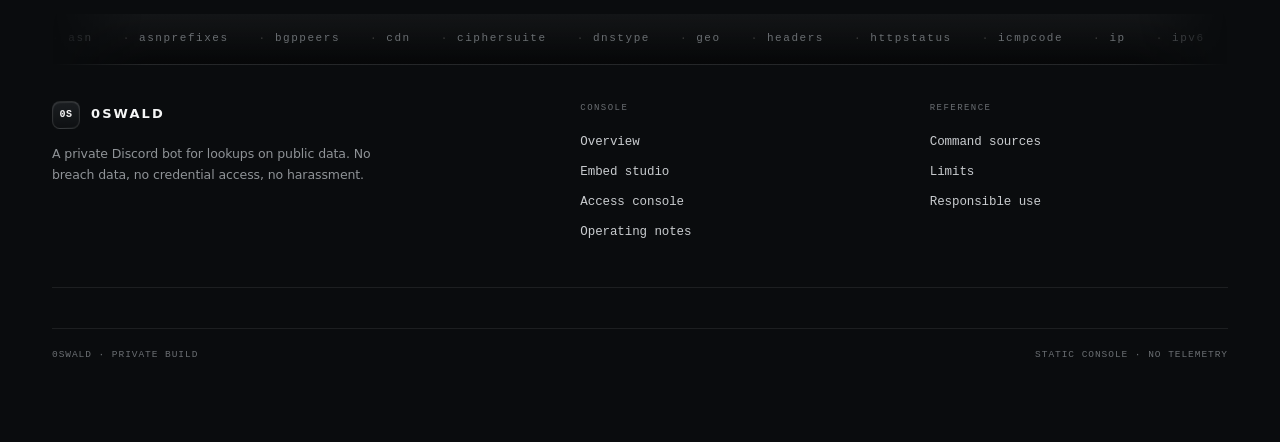
<file: site/commands.html>
<!DOCTYPE html>
<html lang="en">
<head>
<meta charset="utf-8">
<meta name="viewport" content="width=device-width, initial-scale=1">
<title>Command index · 0SWALD</title>
<meta name="description" content="Every 0SWALD command, generated from the source: search by name, alias or purpose across twelve categories, and open any command for its aliases and neighbours.">
<link rel="stylesheet" href="assets/style.css">
<link rel="stylesheet" href="assets/v4.css">
</head>
<body data-page="commands">
<a class="skip" href="#main">Skip to content</a>

<header class="nav">
  <div class="wrap nav-inner">
    <a class="brand" href="index.html"><span class="brand-mark">0S</span> 0SWALD <span class="brand-sub">index</span></a>
    <button class="nav-toggle" type="button" aria-expanded="false" aria-controls="navLinks">Menu</button>
    <nav class="nav-links" id="navLinks" aria-label="Primary">
      <a href="index.html" data-page="index">Overview</a>
      <a href="commands.html" data-page="commands">Commands</a>
      <a href="embeds.html" data-page="embeds">Embed studio</a>
      <a href="access.html" data-page="access">Access</a>
      <a href="docs.html" data-page="docs">Docs</a>
      <a class="nav-cta" href="docs.html#deploy">Deploy</a>
    </nav>
    <div class="nav-progress" aria-hidden="true"><span></span></div>
  </div>
</header>

<main id="main">
  <section class="page-hero">
    <div class="wrap">
      <span class="eyebrow">Generated from the source</span>
      <h1 class="display">All 380 <em>commands.</em></h1>
      <p class="lede">Every command the bot registers — vpncheck included — with its purpose, usage and every alias it answers to. The list is written by <code>tools/build_catalog.py</code>, so it matches the code rather than a hand-kept page.</p>
      <dl class="hero-stats">
        <div class="stat"><dt>COMMANDS</dt><dd data-stat="commands">0</dd><span class="unit">top-level</span></div>
        <div class="stat"><dt>CALLABLE NAMES</dt><dd data-stat="routes">0</dd><span class="unit">incl. aliases</span></div>
        <div class="stat"><dt>ALIASES</dt><dd data-stat="aliases">0</dd><span class="unit">short forms</span></div>
        <div class="stat"><dt>CATEGORIES</dt><dd>12</dd><span class="unit">network to craft</span></div>
      </dl>
    </div>
  </section>

  <section class="page-section" style="padding-top:44px">
    <div class="wrap">
      <div class="index-layout">
        <aside class="index-rail" id="cmdRail" aria-label="Command categories"></aside>

        <div>
          <div class="toolbar">
            <label class="search">
              <span>/</span>
              <input id="cmdSearch" type="search" placeholder="search name, alias, purpose or usage" aria-label="Search commands" spellcheck="false">
            </label>
            <span class="result-count" id="cmdCount">—</span>
            <select class="select" id="cmdPerPage" style="width:auto" aria-label="Commands per page">
              <option value="24">24 per page</option>
              <option value="36">36 per page</option>
              <option value="60">60 per page</option>
              <option value="120">120 per page</option>
            </select>
          </div>

          <div class="cmd-grid" id="cmdGrid" aria-live="polite"></div>
          <div class="pager" id="cmdPager"></div>

          <p class="section-note" style="margin-top:26px;font-size:12.5px">
            Click a command to open it: every alias it answers to, its usage and the commands beside it. The same names work as slash subcommands.
          </p>
        </div>
      </div>
    </div>
  </section>
</main>

<footer>
  <div class="wrap">
    <div class="footer-grid">
      <div>
        <a class="brand" href="index.html"><span class="brand-mark">0S</span> 0SWALD</a>
        <p class="footer-note">A private Discord bot for lookups on public data. No breach data, no credential access, no harassment.</p>
      </div>
      <div class="footer-col">
        <h4>Console</h4>
        <a href="index.html">Overview</a>
        <a href="embeds.html">Embed studio</a>
        <a href="access.html">Access console</a>
        <a href="docs.html">Operating notes</a>
      </div>
      <div class="footer-col">
        <h4>Reference</h4>
        <a href="docs.html#commands">Command sources</a>
        <a href="docs.html#limits">Limits</a>
        <a href="docs.html#policy">Responsible use</a>
      </div>
    </div>
    <div class="footer-bottom">
      <span>0SWALD · private build</span>
      <span>Static console · no telemetry</span>
    </div>
  </div>
</footer>

<script src="assets/commands.js"></script>
<script src="assets/command-drawer.js"></script>
<script src="assets/site.js"></script>
<script src="assets/commands-page.js"></script>
</body>
</html>
</file>
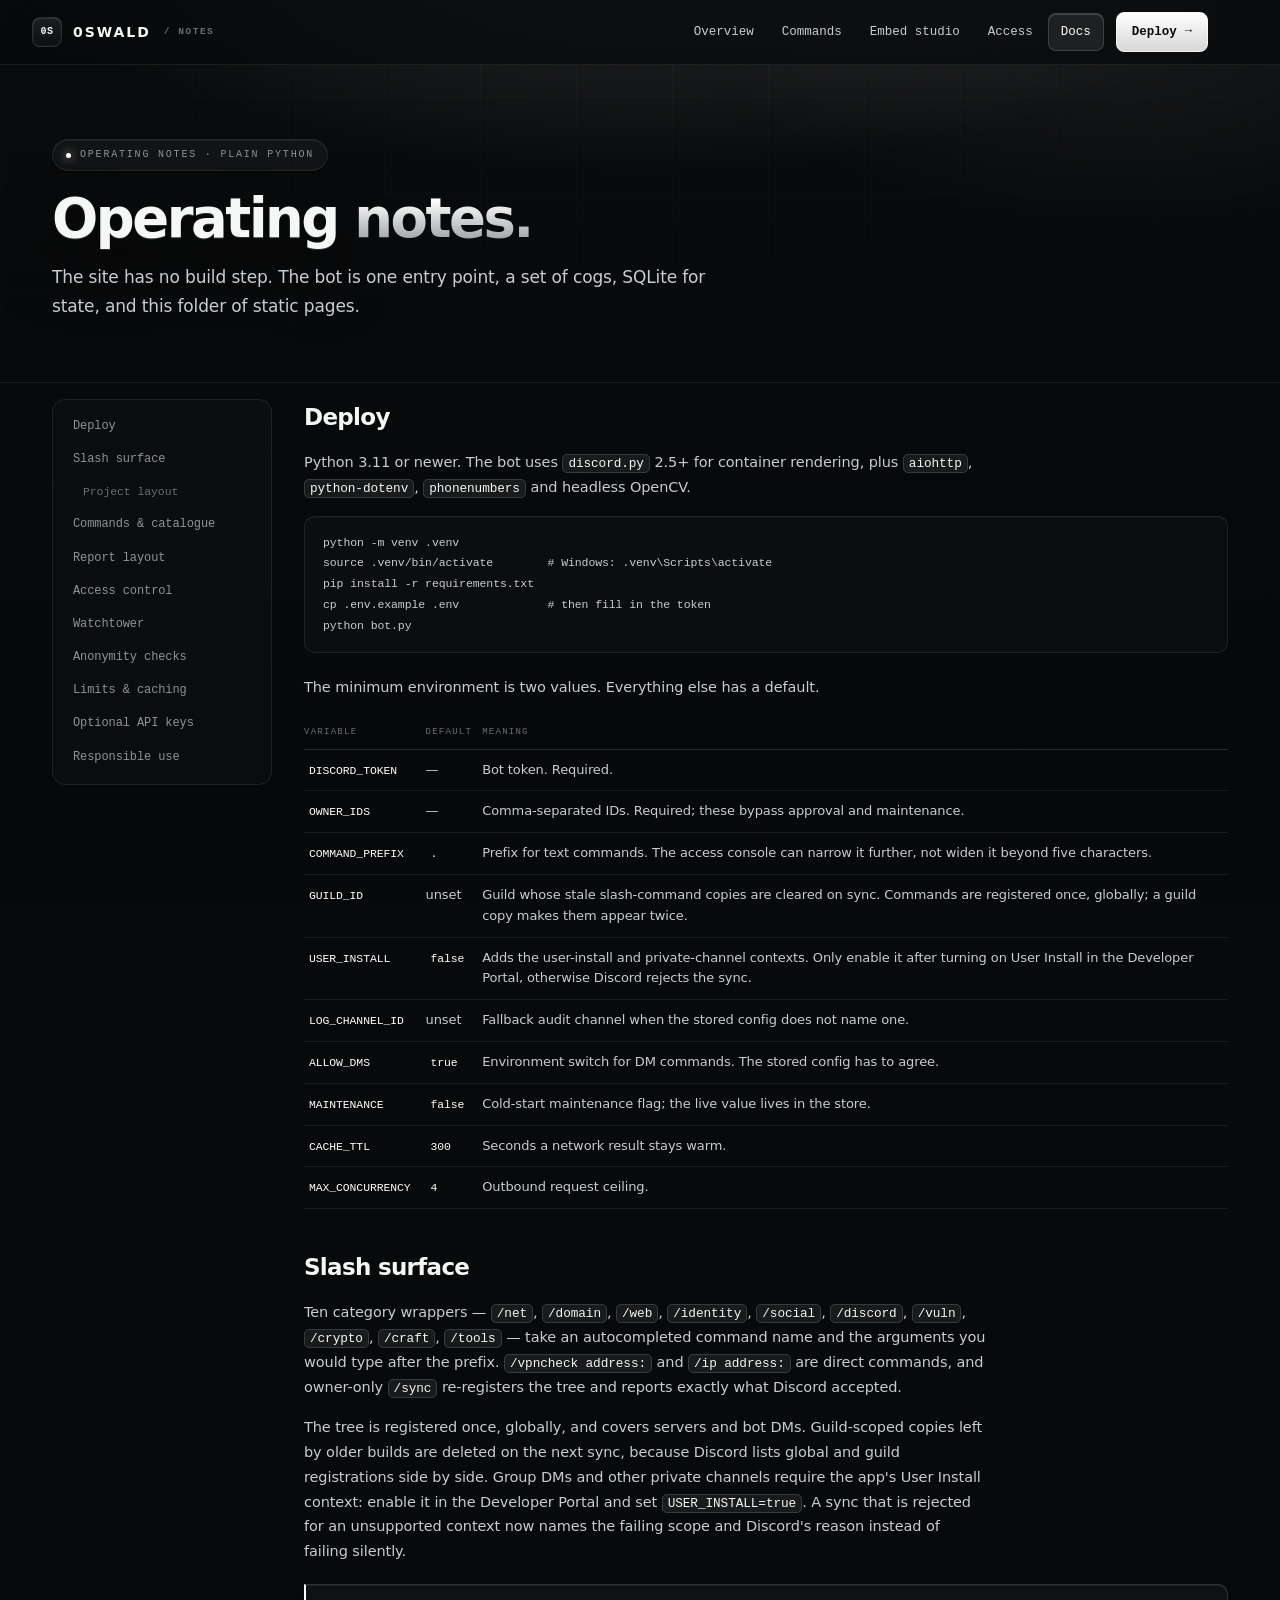
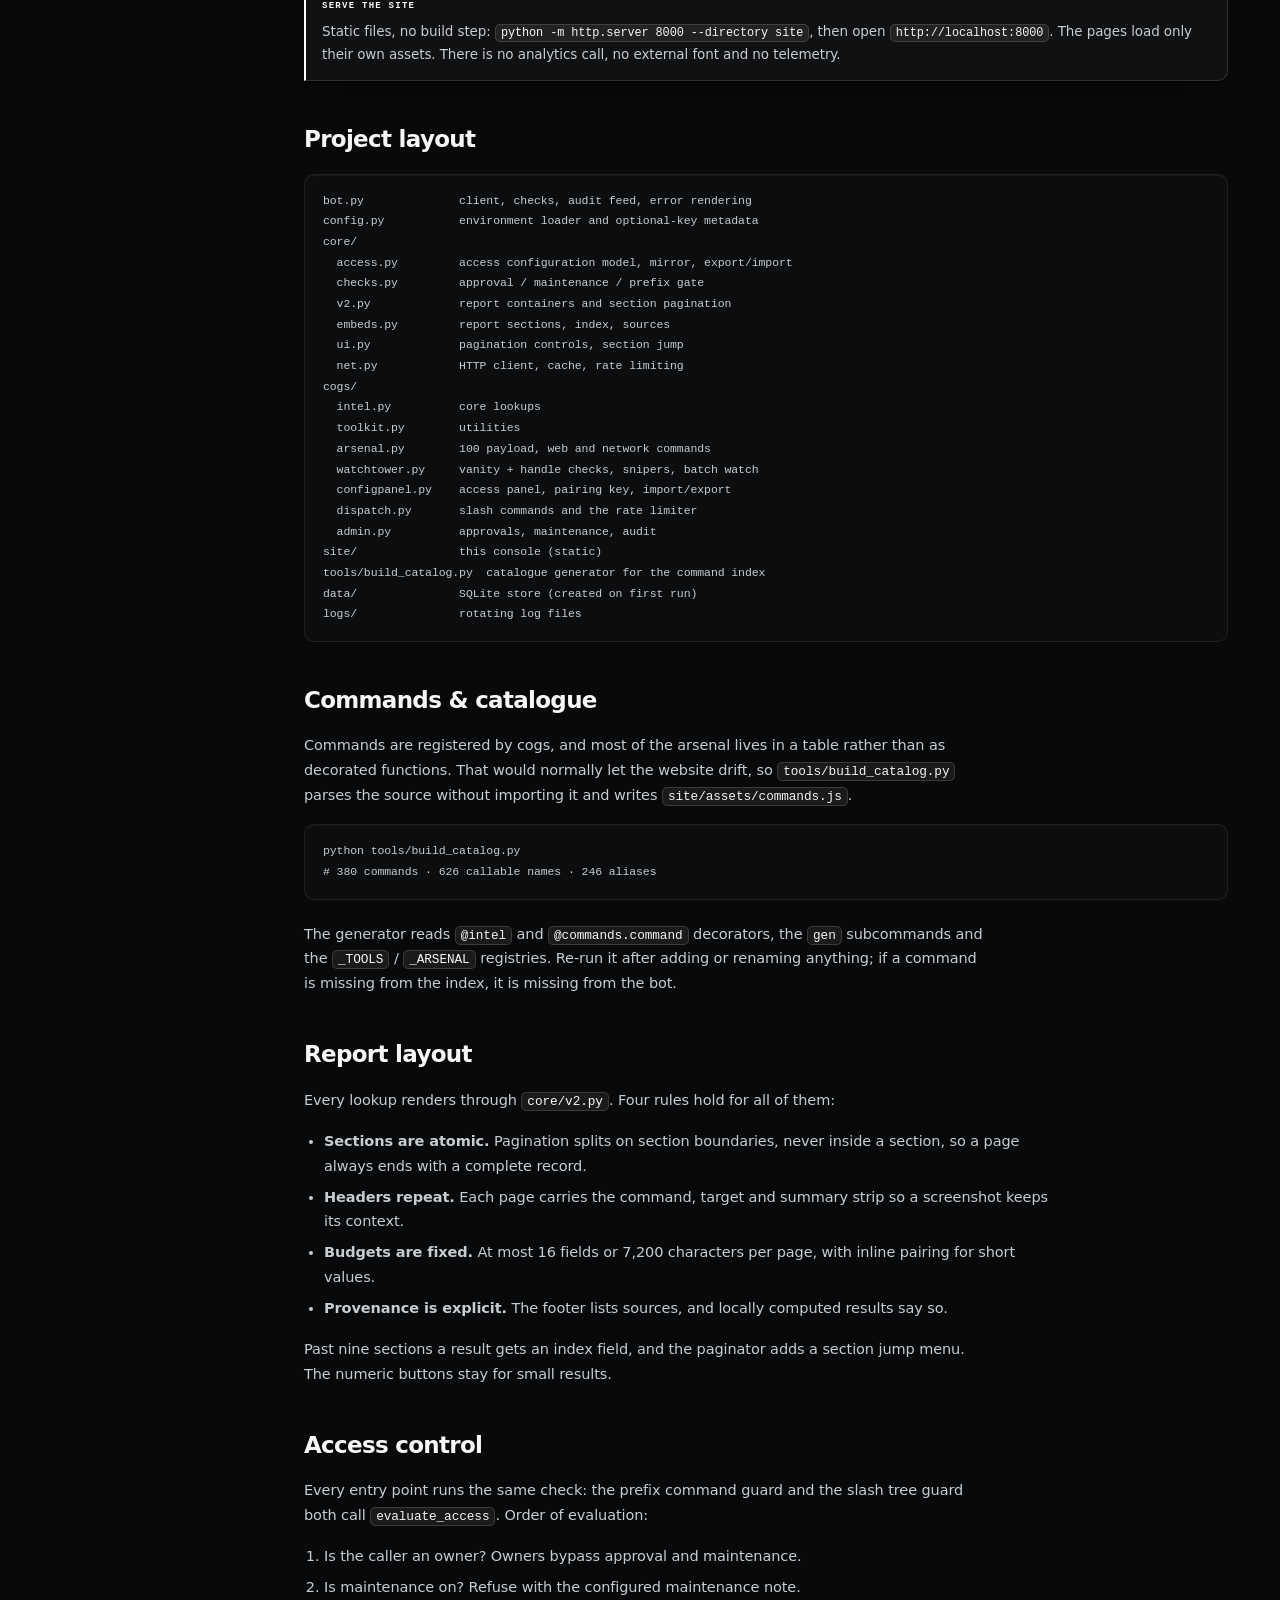
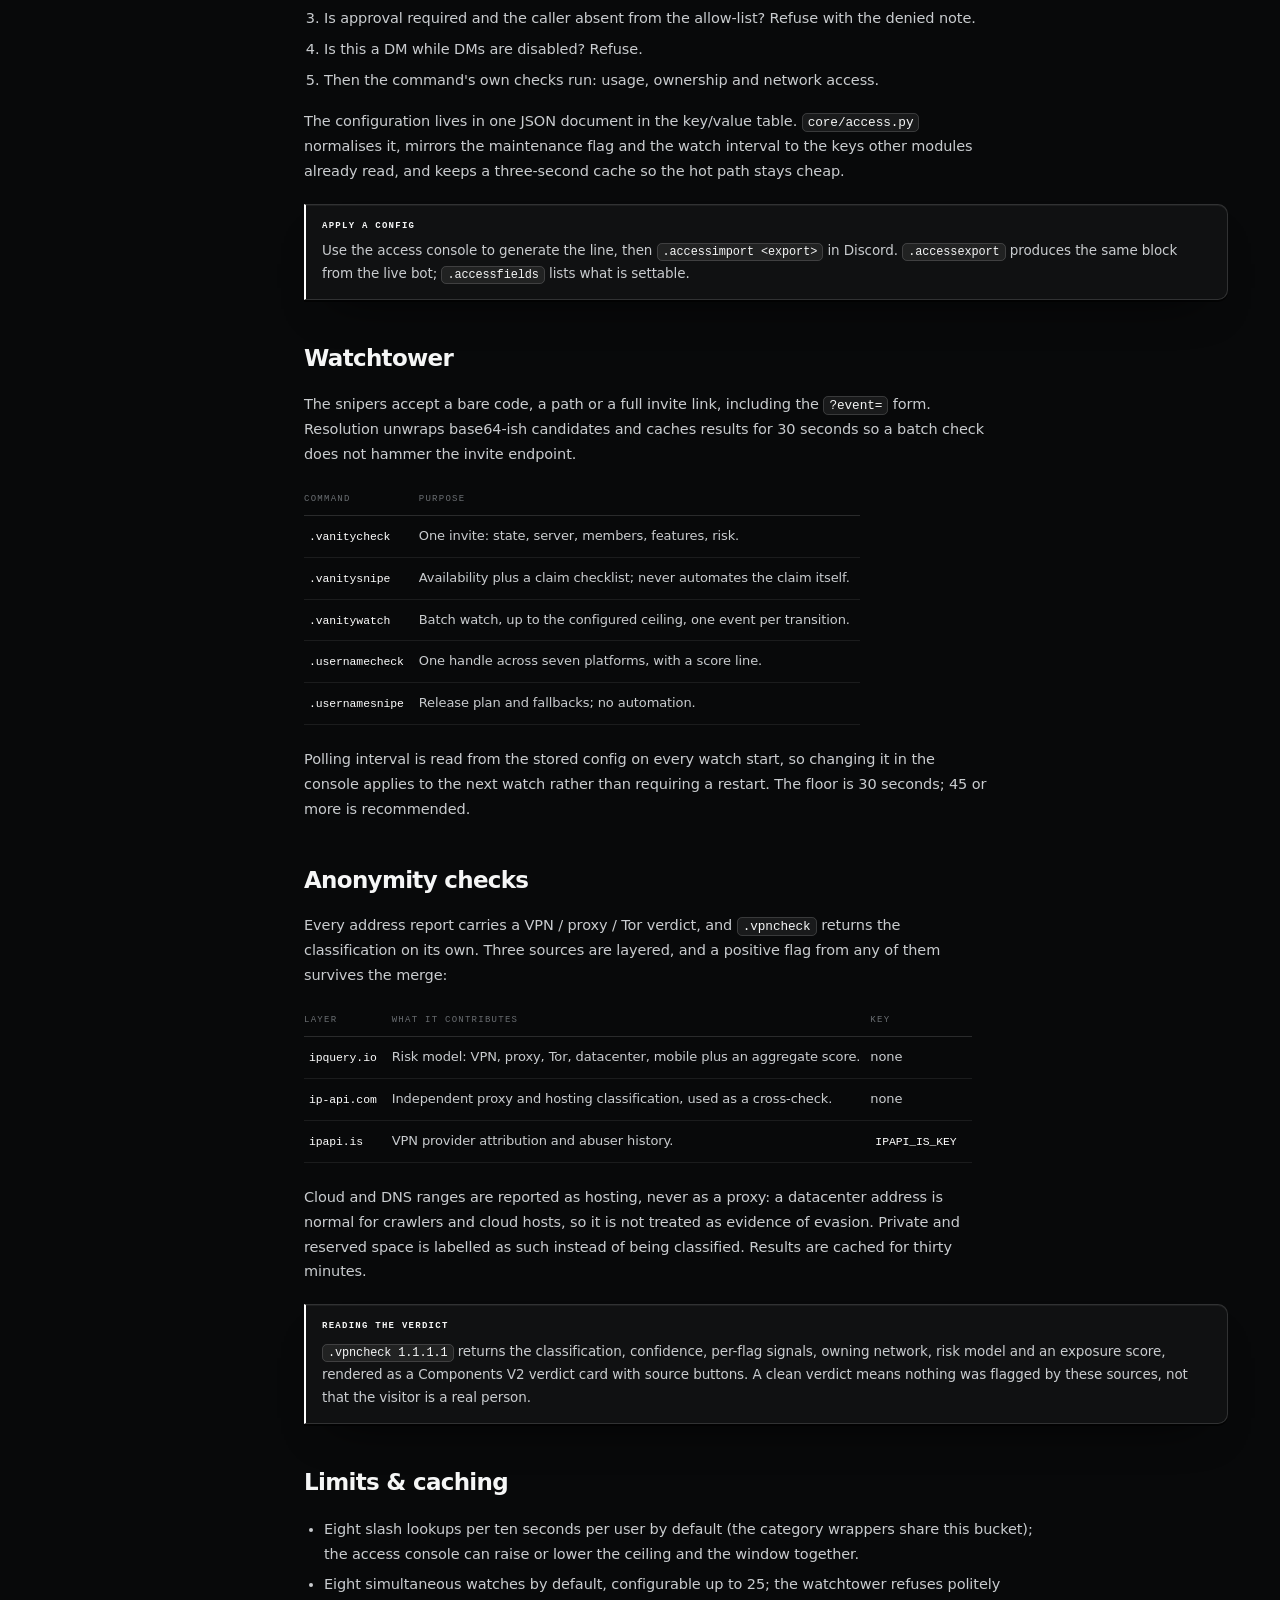
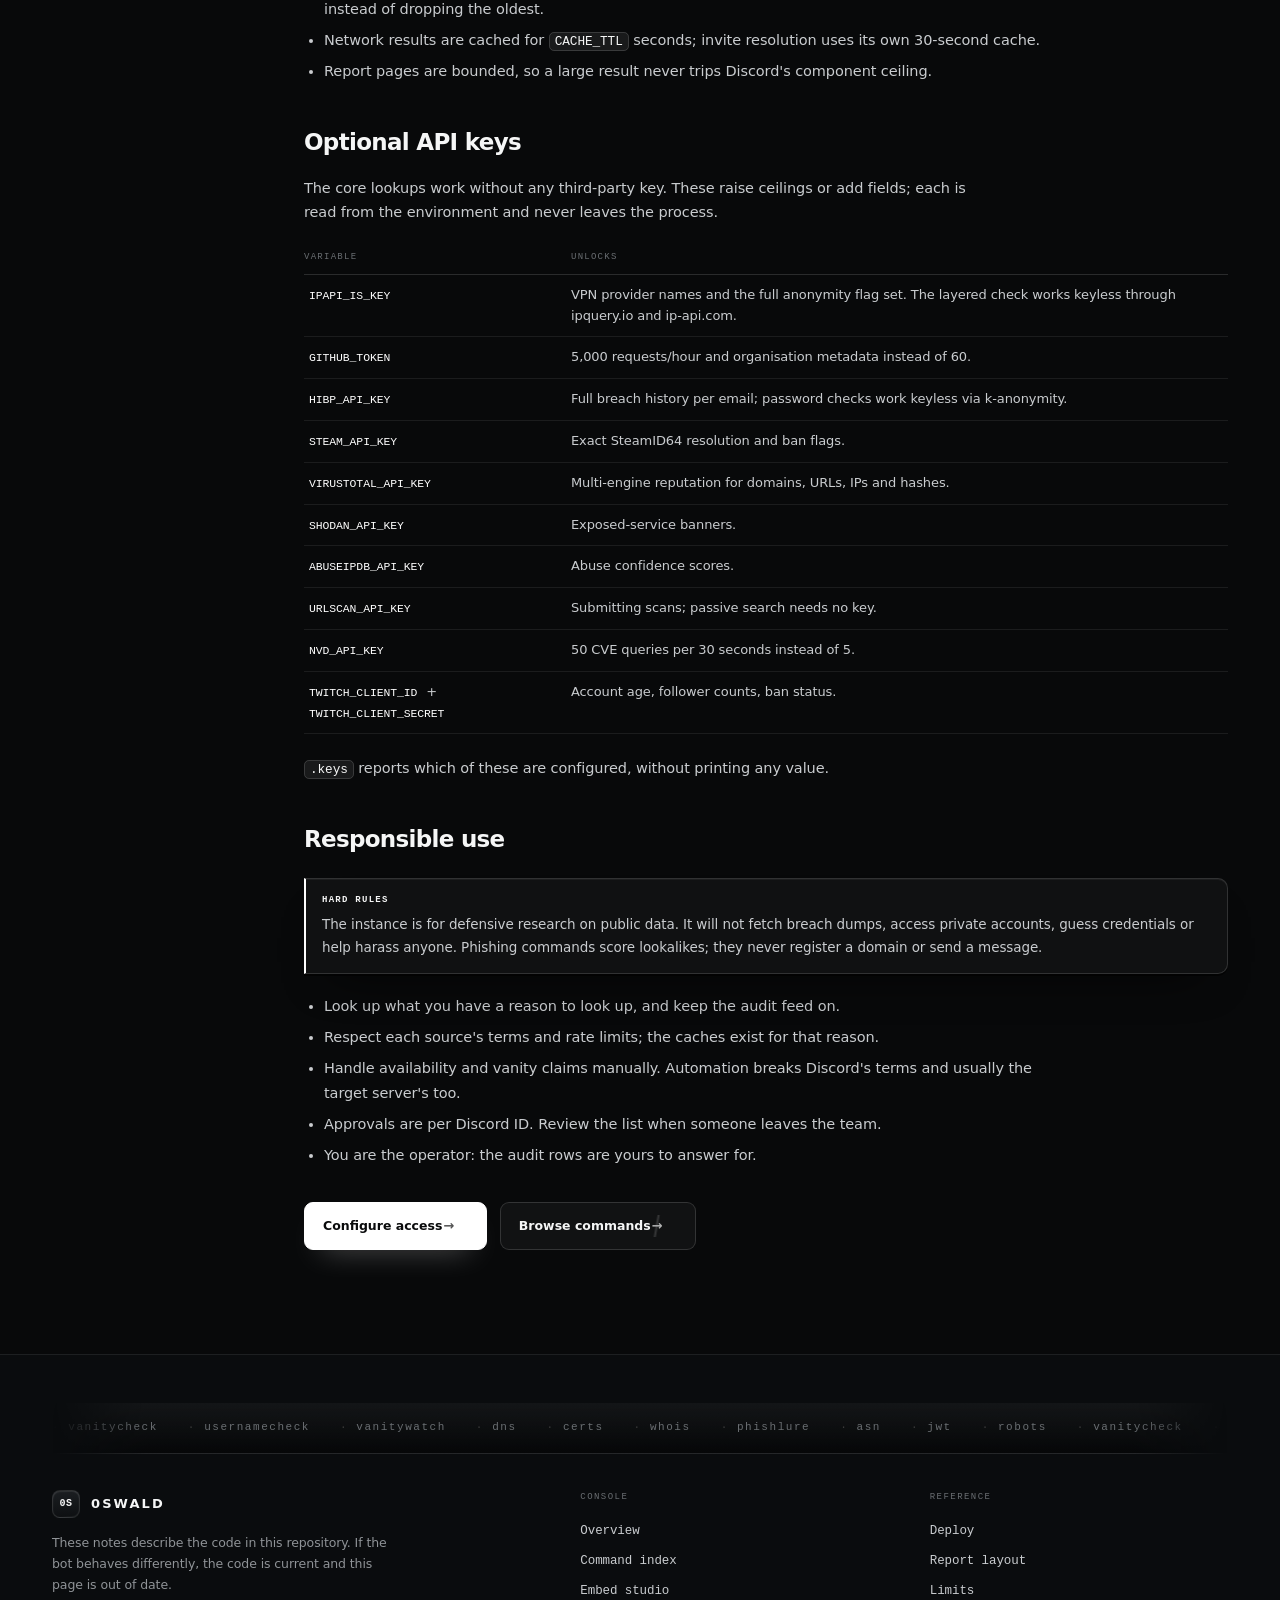
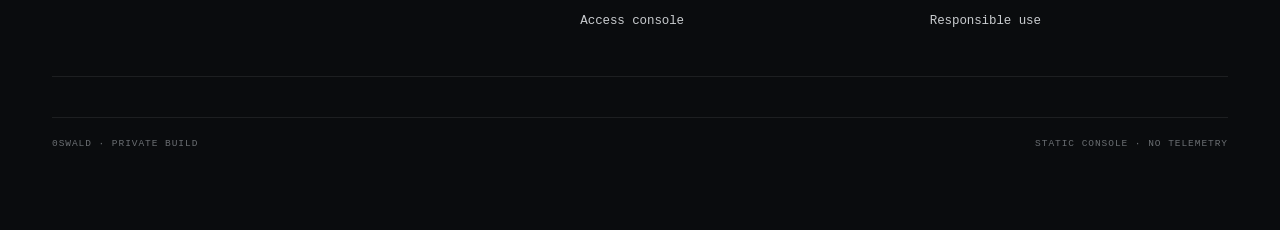
<file: site/docs.html>
<!DOCTYPE html>
<html lang="en">
<head>
<meta charset="utf-8">
<meta name="viewport" content="width=device-width, initial-scale=1">
<title>Operating notes · 0SWALD</title>
<meta name="description" content="Install, configure and run the 0SWALD Discord bot: environment, project layout, report layout, access control, limits and responsible use.">
<link rel="stylesheet" href="assets/style.css">
<link rel="stylesheet" href="assets/v4.css">
</head>
<body data-page="docs">
<a class="skip" href="#main">Skip to content</a>

<header class="nav">
  <div class="wrap nav-inner">
    <a class="brand" href="index.html"><span class="brand-mark">0S</span> 0SWALD <span class="brand-sub">/ notes</span></a>
    <button class="nav-toggle" type="button" aria-expanded="false" aria-controls="navLinks">Menu</button>
    <nav class="nav-links" id="navLinks" aria-label="Primary">
      <a href="index.html" data-page="index">Overview</a>
      <a href="commands.html" data-page="commands">Commands</a>
      <a href="embeds.html" data-page="embeds">Embed studio</a>
      <a href="access.html" data-page="access">Access</a>
      <a href="docs.html" data-page="docs">Docs</a>
      <a class="nav-cta" href="docs.html#deploy">Deploy</a>
    </nav>
    <div class="nav-progress" aria-hidden="true"><span></span></div>
  </div>
</header>

<main id="main">
  <section class="page-hero">
    <div class="wrap">
      <span class="eyebrow"><span class="dot"></span> OPERATING NOTES · PLAIN PYTHON</span>
      <h1 class="display" style="max-width:24ch">Operating <span class="outline">notes.</span></h1>
      <p class="lede">The site has no build step. The bot is one entry point, a set of cogs, SQLite for state, and this folder of static pages.</p>
    </div>
  </section>

  <section class="page-section" style="padding-top:16px">
    <div class="wrap doc-grid">
      <nav class="doc-nav" aria-label="Sections">
        <a href="#deploy">Deploy</a>
        <a href="#slash">Slash surface</a>
        <a href="#layout" class="sub">Project layout</a>
        <a href="#commands">Commands &amp; catalogue</a>
        <a href="#report">Report layout</a>
        <a href="#access">Access control</a>
        <a href="#watch">Watchtower</a>
        <a href="#anonymity">Anonymity checks</a>
        <a href="#limits">Limits &amp; caching</a>
        <a href="#keys">Optional API keys</a>
        <a href="#policy">Responsible use</a>
      </nav>

      <article class="doc">
        <h3 id="deploy">Deploy</h3>
        <p>Python 3.11 or newer. The bot uses <code>discord.py</code> 2.5+ for container rendering, plus <code>aiohttp</code>, <code>python-dotenv</code>, <code>phonenumbers</code> and headless OpenCV.</p>
        <pre>python -m venv .venv
source .venv/bin/activate        # Windows: .venv\Scripts\activate
pip install -r requirements.txt
cp .env.example .env             # then fill in the token
python bot.py</pre>
        <p>The minimum environment is two values. Everything else has a default.</p>
        <table>
          <thead><tr><th>Variable</th><th>Default</th><th>Meaning</th></tr></thead>
          <tbody>
            <tr><td><code>DISCORD_TOKEN</code></td><td>—</td><td>Bot token. Required.</td></tr>
            <tr><td><code>OWNER_IDS</code></td><td>—</td><td>Comma-separated IDs. Required; these bypass approval and maintenance.</td></tr>
            <tr><td><code>COMMAND_PREFIX</code></td><td><code>.</code></td><td>Prefix for text commands. The access console can narrow it further, not widen it beyond five characters.</td></tr>
            <tr><td><code>GUILD_ID</code></td><td>unset</td><td>Guild whose stale slash-command copies are cleared on sync. Commands are registered once, globally; a guild copy makes them appear twice.</td></tr>
            <tr><td><code>USER_INSTALL</code></td><td><code>false</code></td><td>Adds the user-install and private-channel contexts. Only enable it after turning on User Install in the Developer Portal, otherwise Discord rejects the sync.</td></tr>
            <tr><td><code>LOG_CHANNEL_ID</code></td><td>unset</td><td>Fallback audit channel when the stored config does not name one.</td></tr>
            <tr><td><code>ALLOW_DMS</code></td><td><code>true</code></td><td>Environment switch for DM commands. The stored config has to agree.</td></tr>
            <tr><td><code>MAINTENANCE</code></td><td><code>false</code></td><td>Cold-start maintenance flag; the live value lives in the store.</td></tr>
            <tr><td><code>CACHE_TTL</code></td><td><code>300</code></td><td>Seconds a network result stays warm.</td></tr>
            <tr><td><code>MAX_CONCURRENCY</code></td><td><code>4</code></td><td>Outbound request ceiling.</td></tr>
          </tbody>
        </table>

        <h3 id="slash">Slash surface</h3>
        <p>Ten category wrappers — <code>/net</code>, <code>/domain</code>, <code>/web</code>, <code>/identity</code>, <code>/social</code>, <code>/discord</code>, <code>/vuln</code>, <code>/crypto</code>, <code>/craft</code>, <code>/tools</code> — take an autocompleted command name and the arguments you would type after the prefix. <code>/vpncheck address:</code> and <code>/ip address:</code> are direct commands, and owner-only <code>/sync</code> re-registers the tree and reports exactly what Discord accepted.</p>
        <p>The tree is registered once, globally, and covers servers and bot DMs. Guild-scoped copies left by older builds are deleted on the next sync, because Discord lists global and guild registrations side by side. Group DMs and other private channels require the app's User Install context: enable it in the Developer Portal and set <code>USER_INSTALL=true</code>. A sync that is rejected for an unsupported context now names the failing scope and Discord's reason instead of failing silently.</p>

        <div class="callout"><strong>Serve the site</strong>Static files, no build step: <code>python -m http.server 8000 --directory site</code>, then open <code>http://localhost:8000</code>. The pages load only their own assets. There is no analytics call, no external font and no telemetry.</div>

        <h3 id="layout">Project layout</h3>
        <pre>bot.py              client, checks, audit feed, error rendering
config.py           environment loader and optional-key metadata
core/
  access.py         access configuration model, mirror, export/import
  checks.py         approval / maintenance / prefix gate
  v2.py             report containers and section pagination
  embeds.py         report sections, index, sources
  ui.py             pagination controls, section jump
  net.py            HTTP client, cache, rate limiting
cogs/
  intel.py          core lookups
  toolkit.py        utilities
  arsenal.py        100 payload, web and network commands
  watchtower.py     vanity + handle checks, snipers, batch watch
  configpanel.py    access panel, pairing key, import/export
  dispatch.py       slash commands and the rate limiter
  admin.py          approvals, maintenance, audit
site/               this console (static)
tools/build_catalog.py  catalogue generator for the command index
data/               SQLite store (created on first run)
logs/               rotating log files</pre>

        <h3 id="commands">Commands &amp; catalogue</h3>
        <p>Commands are registered by cogs, and most of the arsenal lives in a table rather than as decorated functions. That would normally let the website drift, so <code>tools/build_catalog.py</code> parses the source without importing it and writes <code>site/assets/commands.js</code>.</p>
        <pre>python tools/build_catalog.py
# 380 commands · 626 callable names · 246 aliases</pre>
        <p>The generator reads <code>@intel</code> and <code>@commands.command</code> decorators, the <code>gen</code> subcommands and the <code>_TOOLS</code> / <code>_ARSENAL</code> registries. Re-run it after adding or renaming anything; if a command is missing from the index, it is missing from the bot.</p>

        <h3 id="report">Report layout</h3>
        <p>Every lookup renders through <code>core/v2.py</code>. Four rules hold for all of them:</p>
        <ul>
          <li><strong>Sections are atomic.</strong> Pagination splits on section boundaries, never inside a section, so a page always ends with a complete record.</li>
          <li><strong>Headers repeat.</strong> Each page carries the command, target and summary strip so a screenshot keeps its context.</li>
          <li><strong>Budgets are fixed.</strong> At most 16 fields or 7,200 characters per page, with inline pairing for short values.</li>
          <li><strong>Provenance is explicit.</strong> The footer lists sources, and locally computed results say so.</li>
        </ul>
        <p>Past nine sections a result gets an index field, and the paginator adds a section jump menu. The numeric buttons stay for small results.</p>

        <h3 id="access">Access control</h3>
        <p>Every entry point runs the same check: the prefix command guard and the slash tree guard both call <code>evaluate_access</code>. Order of evaluation:</p>
        <ol>
          <li>Is the caller an owner? Owners bypass approval and maintenance.</li>
          <li>Is maintenance on? Refuse with the configured maintenance note.</li>
          <li>Is approval required and the caller absent from the allow-list? Refuse with the denied note.</li>
          <li>Is this a DM while DMs are disabled? Refuse.</li>
          <li>Then the command's own checks run: usage, ownership and network access.</li>
        </ol>
        <p>The configuration lives in one JSON document in the key/value table. <code>core/access.py</code> normalises it, mirrors the maintenance flag and the watch interval to the keys other modules already read, and keeps a three-second cache so the hot path stays cheap.</p>
        <div class="callout"><strong>Apply a config</strong>Use the <a href="access.html">access console</a> to generate the line, then <code>.accessimport &lt;export&gt;</code> in Discord. <code>.accessexport</code> produces the same block from the live bot; <code>.accessfields</code> lists what is settable.</div>

        <h3 id="watch">Watchtower</h3>
        <p>The snipers accept a bare code, a path or a full invite link, including the <code>?event=</code> form. Resolution unwraps base64-ish candidates and caches results for 30 seconds so a batch check does not hammer the invite endpoint.</p>
        <table>
          <thead><tr><th>Command</th><th>Purpose</th></tr></thead>
          <tbody>
            <tr><td><code>.vanitycheck</code></td><td>One invite: state, server, members, features, risk.</td></tr>
            <tr><td><code>.vanitysnipe</code></td><td>Availability plus a claim checklist; never automates the claim itself.</td></tr>
            <tr><td><code>.vanitywatch</code></td><td>Batch watch, up to the configured ceiling, one event per transition.</td></tr>
            <tr><td><code>.usernamecheck</code></td><td>One handle across seven platforms, with a score line.</td></tr>
            <tr><td><code>.usernamesnipe</code></td><td>Release plan and fallbacks; no automation.</td></tr>
          </tbody>
        </table>
        <p>Polling interval is read from the stored config on every watch start, so changing it in the console applies to the next watch rather than requiring a restart. The floor is 30 seconds; 45 or more is recommended.</p>

        <h3 id="anonymity">Anonymity checks</h3>
        <p>Every address report carries a VPN / proxy / Tor verdict, and <code>.vpncheck</code> returns the classification on its own. Three sources are layered, and a positive flag from any of them survives the merge:</p>
        <table>
          <thead><tr><th>Layer</th><th>What it contributes</th><th>Key</th></tr></thead>
          <tbody>
            <tr><td><code>ipquery.io</code></td><td>Risk model: VPN, proxy, Tor, datacenter, mobile plus an aggregate score.</td><td>none</td></tr>
            <tr><td><code>ip-api.com</code></td><td>Independent proxy and hosting classification, used as a cross-check.</td><td>none</td></tr>
            <tr><td><code>ipapi.is</code></td><td>VPN provider attribution and abuser history.</td><td><code>IPAPI_IS_KEY</code></td></tr>
          </tbody>
        </table>
        <p>Cloud and DNS ranges are reported as hosting, never as a proxy: a datacenter address is normal for crawlers and cloud hosts, so it is not treated as evidence of evasion. Private and reserved space is labelled as such instead of being classified. Results are cached for thirty minutes.</p>
        <div class="callout"><strong>Reading the verdict</strong><code>.vpncheck 1.1.1.1</code> returns the classification, confidence, per-flag signals, owning network, risk model and an exposure score, rendered as a Components V2 verdict card with source buttons. A clean verdict means nothing was flagged by these sources, not that the visitor is a real person.</div>

        <h3 id="limits">Limits &amp; caching</h3>
        <ul>
          <li>Eight slash lookups per ten seconds per user by default (the category wrappers share this bucket); the access console can raise or lower the ceiling and the window together.</li>
          <li>Eight simultaneous watches by default, configurable up to 25; the watchtower refuses politely instead of dropping the oldest.</li>
          <li>Network results are cached for <code>CACHE_TTL</code> seconds; invite resolution uses its own 30-second cache.</li>
          <li>Report pages are bounded, so a large result never trips Discord's component ceiling.</li>
        </ul>

        <h3 id="keys">Optional API keys</h3>
        <p>The core lookups work without any third-party key. These raise ceilings or add fields; each is read from the environment and never leaves the process.</p>
        <table>
          <thead><tr><th>Variable</th><th>Unlocks</th></tr></thead>
          <tbody>
            <tr><td><code>IPAPI_IS_KEY</code></td><td>VPN provider names and the full anonymity flag set. The layered check works keyless through ipquery.io and ip-api.com.</td></tr>
            <tr><td><code>GITHUB_TOKEN</code></td><td>5,000 requests/hour and organisation metadata instead of 60.</td></tr>
            <tr><td><code>HIBP_API_KEY</code></td><td>Full breach history per email; password checks work keyless via k-anonymity.</td></tr>
            <tr><td><code>STEAM_API_KEY</code></td><td>Exact SteamID64 resolution and ban flags.</td></tr>
            <tr><td><code>VIRUSTOTAL_API_KEY</code></td><td>Multi-engine reputation for domains, URLs, IPs and hashes.</td></tr>
            <tr><td><code>SHODAN_API_KEY</code></td><td>Exposed-service banners.</td></tr>
            <tr><td><code>ABUSEIPDB_API_KEY</code></td><td>Abuse confidence scores.</td></tr>
            <tr><td><code>URLSCAN_API_KEY</code></td><td>Submitting scans; passive search needs no key.</td></tr>
            <tr><td><code>NVD_API_KEY</code></td><td>50 CVE queries per 30 seconds instead of 5.</td></tr>
            <tr><td><code>TWITCH_CLIENT_ID</code> + <code>TWITCH_CLIENT_SECRET</code></td><td>Account age, follower counts, ban status.</td></tr>
          </tbody>
        </table>
        <p><code>.keys</code> reports which of these are configured, without printing any value.</p>

        <h3 id="policy">Responsible use</h3>
        <div class="callout"><strong>Hard rules</strong>The instance is for defensive research on public data. It will not fetch breach dumps, access private accounts, guess credentials or help harass anyone. Phishing commands score lookalikes; they never register a domain or send a message.</div>
        <ul>
          <li>Look up what you have a reason to look up, and keep the audit feed on.</li>
          <li>Respect each source's terms and rate limits; the caches exist for that reason.</li>
          <li>Handle availability and vanity claims manually. Automation breaks Discord's terms and usually the target server's too.</li>
          <li>Approvals are per Discord ID. Review the list when someone leaves the team.</li>
          <li>You are the operator: the audit rows are yours to answer for.</li>
        </ul>

        <p style="margin-top:34px"><a class="btn" href="access.html">Configure access</a> <a class="btn ghost" href="commands.html" style="margin-left:8px">Browse commands</a></p>
      </article>
    </div>
  </section>
</main>

<footer>
  <div class="wrap">
    <div class="footer-grid">
      <div>
        <a class="brand" href="index.html"><span class="brand-mark">0S</span> 0SWALD</a>
        <p class="footer-note">These notes describe the code in this repository. If the bot behaves differently, the code is current and this page is out of date.</p>
      </div>
      <div class="footer-col">
        <h4>Console</h4>
        <a href="index.html">Overview</a>
        <a href="commands.html">Command index</a>
        <a href="embeds.html">Embed studio</a>
        <a href="access.html">Access console</a>
      </div>
      <div class="footer-col">
        <h4>Reference</h4>
        <a href="#deploy">Deploy</a>
        <a href="#report">Report layout</a>
        <a href="#limits">Limits</a>
        <a href="#policy">Responsible use</a>
      </div>
    </div>
    <div class="footer-bottom">
      <span>0SWALD · private build</span>
      <span>Static console · no telemetry</span>
    </div>
  </div>
</footer>

<script src="assets/site.js"></script>
</body>
</html>
</file>
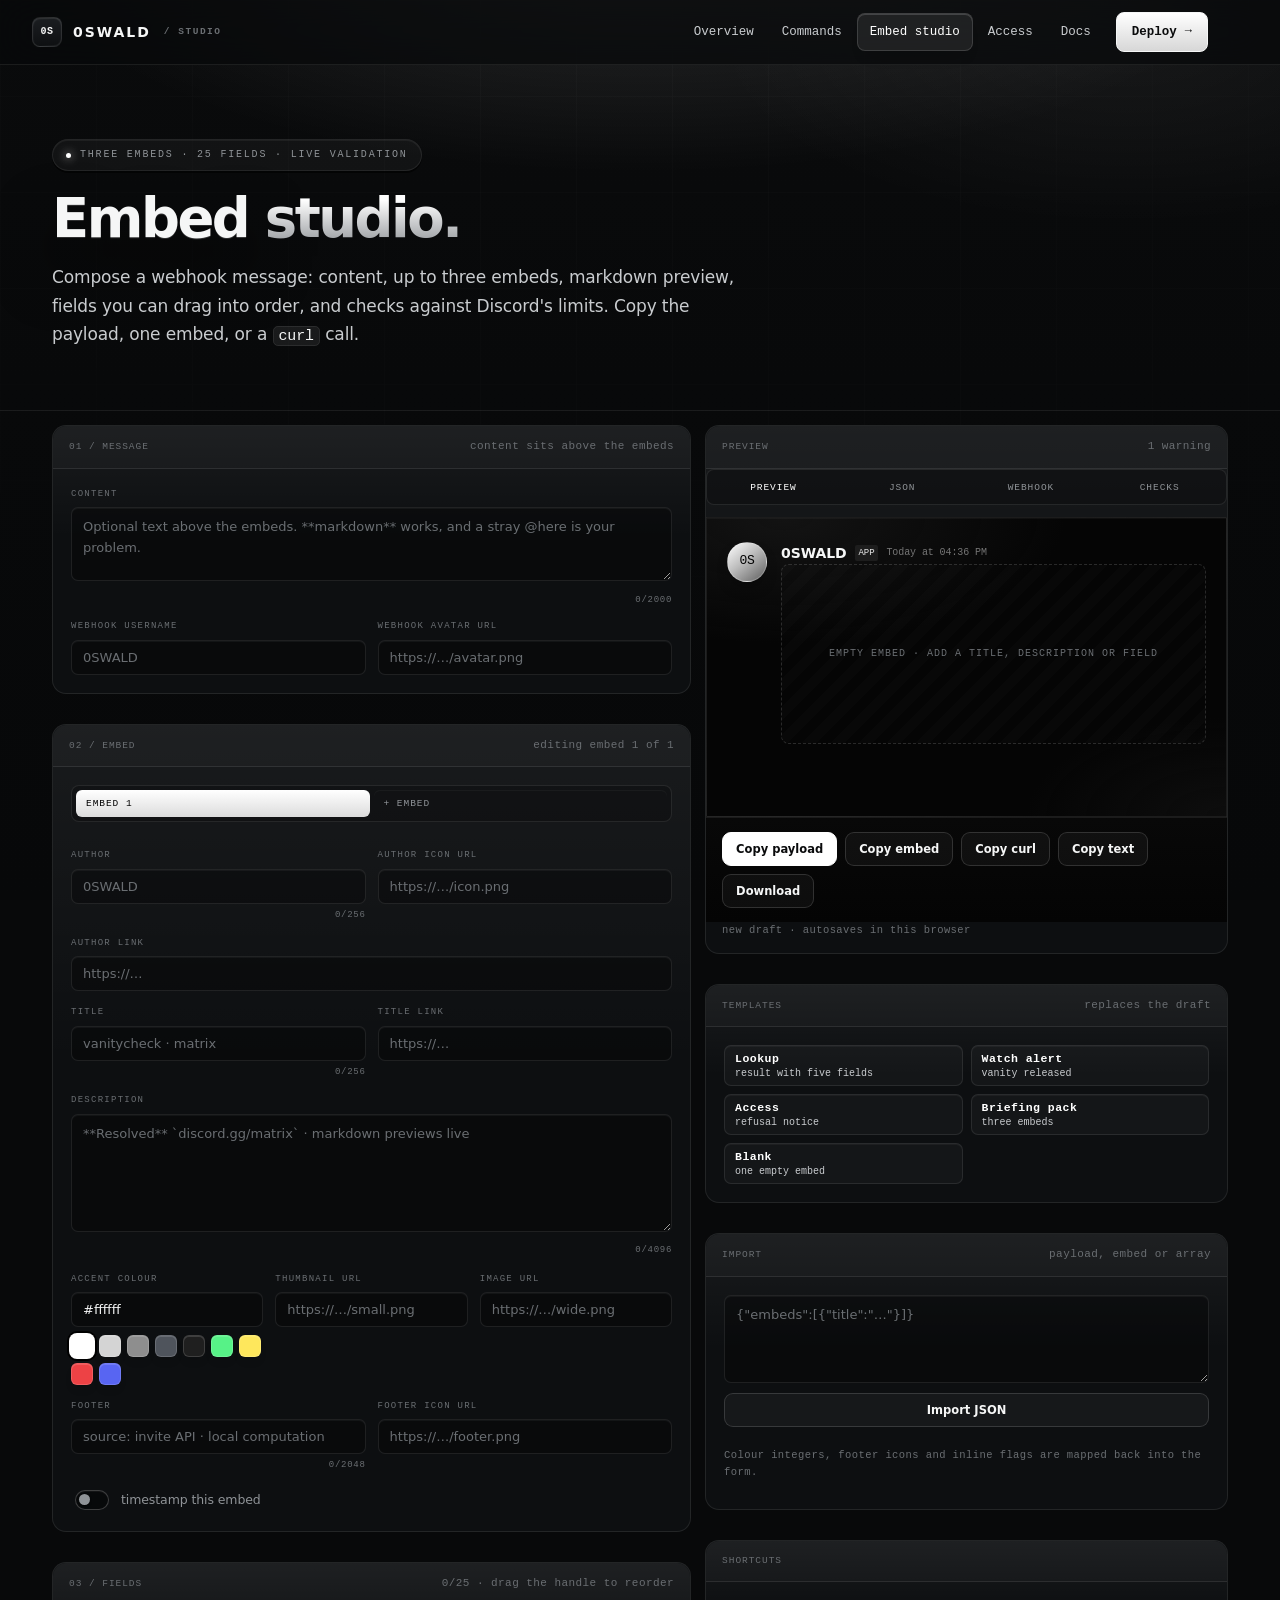
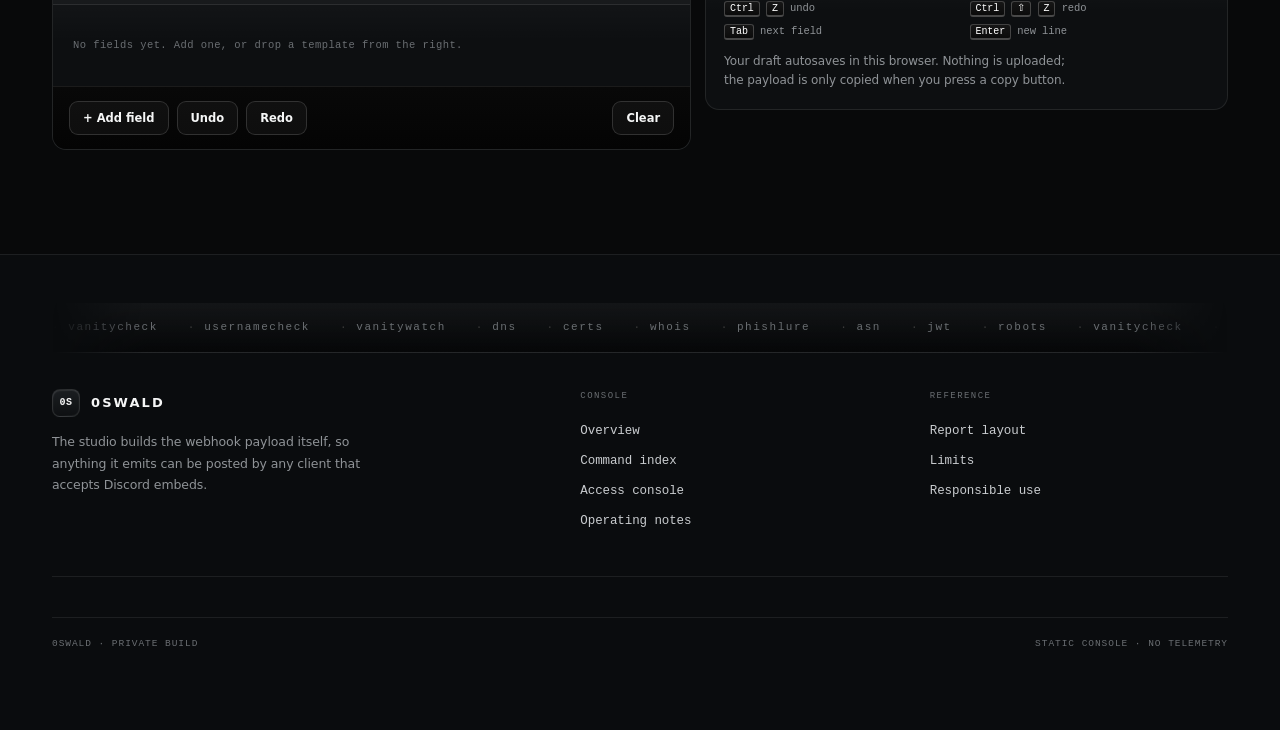
<file: site/embeds.html>
<!DOCTYPE html>
<html lang="en">
<head>
<meta charset="utf-8">
<meta name="viewport" content="width=device-width, initial-scale=1">
<title>Embed studio · 0SWALD</title>
<meta name="description" content="Compose up to three Discord embeds with message content, drag reordering, live preview, validation, templates, JSON and a ready webhook call.">
<link rel="stylesheet" href="assets/style.css">
<link rel="stylesheet" href="assets/v4.css">
</head>
<body data-page="embeds">
<a class="skip" href="#main">Skip to content</a>

<header class="nav">
  <div class="wrap nav-inner">
    <a class="brand" href="index.html"><span class="brand-mark">0S</span> 0SWALD <span class="brand-sub">/ studio</span></a>
    <button class="nav-toggle" type="button" aria-expanded="false" aria-controls="navLinks">Menu</button>
    <nav class="nav-links" id="navLinks" aria-label="Primary">
      <a href="index.html" data-page="index">Overview</a>
      <a href="commands.html" data-page="commands">Commands</a>
      <a href="embeds.html" data-page="embeds">Embed studio</a>
      <a href="access.html" data-page="access">Access</a>
      <a href="docs.html" data-page="docs">Docs</a>
      <a class="nav-cta" href="docs.html#deploy">Deploy</a>
    </nav>
    <div class="nav-progress" aria-hidden="true"><span></span></div>
  </div>
</header>

<main id="main">
  <section class="page-hero">
    <div class="wrap">
      <span class="eyebrow"><span class="dot"></span> THREE EMBEDS · 25 FIELDS · LIVE VALIDATION</span>
      <h1 class="display" style="max-width:20ch">Embed <span class="outline">studio.</span></h1>
      <p class="lede">Compose a webhook message: content, up to three embeds, markdown preview, fields you can drag into order, and checks against Discord's limits. Copy the payload, one embed, or a <code>curl</code> call.</p>
    </div>
  </section>

  <section class="page-section" style="padding-top:14px">
    <div class="wrap studio" id="studio">

      <div class="studio-main">
        <div class="plate">
          <div class="plate-head"><span>01 / message</span><span class="hint">content sits above the embeds</span></div>
          <div class="plate-body" style="display:grid;gap:12px">
            <div>
              <label class="field-label" for="msgContent">Content</label>
              <textarea class="textarea" id="msgContent" placeholder="Optional text above the embeds. **markdown** works, and a stray @here is your problem." style="min-height:74px"></textarea>
              <div class="counter" id="msgContentCount">0/2000</div>
            </div>
            <div class="row two">
              <div>
                <label class="field-label" for="msgUsername">Webhook username</label>
                <input class="input" id="msgUsername" placeholder="0SWALD">
              </div>
              <div>
                <label class="field-label" for="msgAvatar">Webhook avatar URL</label>
                <input class="input" id="msgAvatar" placeholder="https://…/avatar.png">
              </div>
            </div>
          </div>
        </div>

        <div class="plate">
          <div class="plate-head"><span>02 / embed</span><span class="hint" id="activeEmbedLabel">editing embed 1 of 1</span></div>
          <div class="plate-body" style="display:grid;gap:14px">
            <div class="embed-tabs" id="embedTabs" role="tablist" aria-label="Embeds"></div>

            <div class="row two">
              <div>
                <label class="field-label" for="e-author-name">Author</label>
                <input class="input" id="e-author-name" placeholder="0SWALD">
                <div class="counter" id="count-author">0/256</div>
              </div>
              <div>
                <label class="field-label" for="e-author-icon">Author icon URL</label>
                <input class="input" id="e-author-icon" placeholder="https://…/icon.png">
              </div>
            </div>
            <div>
              <label class="field-label" for="e-author-url">Author link</label>
              <input class="input" id="e-author-url" placeholder="https://…">
            </div>

            <div class="row two">
              <div>
                <label class="field-label" for="e-title">Title</label>
                <input class="input" id="e-title" placeholder="vanitycheck · matrix">
                <div class="counter" id="count-title">0/256</div>
              </div>
              <div>
                <label class="field-label" for="e-url">Title link</label>
                <input class="input" id="e-url" placeholder="https://…">
              </div>
            </div>

            <div>
              <label class="field-label" for="e-description">Description</label>
              <textarea class="textarea" id="e-description" placeholder="**Resolved** `discord.gg/matrix` · markdown previews live" style="min-height:118px"></textarea>
              <div class="counter" id="count-description">0/4096</div>
            </div>

            <div class="row three">
              <div>
                <label class="field-label" for="colorHex">Accent colour</label>
                <input class="input" id="colorHex" placeholder="#ffffff" spellcheck="false">
                <div class="swatches" id="swatches" style="margin-top:8px"></div>
              </div>
              <div>
                <label class="field-label" for="e-thumbnail">Thumbnail URL</label>
                <input class="input" id="e-thumbnail" placeholder="https://…/small.png">
              </div>
              <div>
                <label class="field-label" for="e-image">Image URL</label>
                <input class="input" id="e-image" placeholder="https://…/wide.png">
              </div>
            </div>

            <div class="row two">
              <div>
                <label class="field-label" for="e-footer-text">Footer</label>
                <input class="input" id="e-footer-text" placeholder="source: invite API · local computation">
                <div class="counter" id="count-footer">0/2048</div>
              </div>
              <div>
                <label class="field-label" for="e-footer-icon">Footer icon URL</label>
                <input class="input" id="e-footer-icon" placeholder="https://…/footer.png">
              </div>
            </div>

            <label class="toggle"><input type="checkbox" id="e-timestamp"><span>timestamp this embed</span></label>
          </div>
        </div>

        <div class="plate">
          <div class="plate-head"><span>03 / fields</span><span class="hint"><span id="fieldCount">0/25</span> · drag the handle to reorder</span></div>
          <div class="plate-body" style="display:grid;gap:10px" id="fieldList"></div>
          <div class="builder-actions" style="border-top:1px solid var(--line)">
            <button class="btn small ghost" type="button" id="addField">+ Add field</button>
            <button class="btn small ghost" type="button" id="undo" title="Ctrl/Cmd + Z">Undo</button>
            <button class="btn small ghost" type="button" id="redo" title="Ctrl/Cmd + Shift + Z">Redo</button>
            <button class="btn small ghost" type="button" id="clearStudio" style="margin-left:auto">Clear</button>
          </div>
        </div>
      </div>

      <aside class="studio-side">
        <div class="plate">
          <div class="plate-head"><span>preview</span><span class="hint" id="issueBadge">clean</span></div>
          <div class="tabs" role="tablist" aria-label="Output">
            <button class="tab" type="button" role="tab" data-tab="preview" aria-selected="true">Preview</button>
            <button class="tab" type="button" role="tab" data-tab="json" aria-selected="false">JSON</button>
            <button class="tab" type="button" role="tab" data-tab="webhook" aria-selected="false">Webhook</button>
            <button class="tab" type="button" role="tab" data-tab="checks" aria-selected="false">Checks</button>
          </div>
          <div class="tab-panel active" data-panel="preview">
            <div class="stage" id="preview"></div>
          </div>
          <div class="tab-panel" data-panel="json">
            <pre class="code-pane" id="jsonPane" style="border-top:0"></pre>
          </div>
          <div class="tab-panel" data-panel="webhook">
            <pre class="code-pane" id="curlPane" style="border-top:0;white-space:pre-wrap"></pre>
          </div>
          <div class="tab-panel" data-panel="checks">
            <div style="padding:16px"><div class="issues" id="validatePane"></div></div>
          </div>
          <div class="builder-actions">
            <button class="btn small" type="button" id="copyJson">Copy payload</button>
            <button class="btn small ghost" type="button" id="copyEmbed">Copy embed</button>
            <button class="btn small ghost" type="button" id="copyCurl">Copy curl</button>
            <button class="btn small ghost" type="button" id="copyPlain">Copy text</button>
            <button class="btn small ghost" type="button" id="exportFile">Download</button>
          </div>
          <div class="status-note" id="studioStatus"></div>
        </div>

        <div class="plate">
          <div class="plate-head"><span>templates</span><span class="hint">replaces the draft</span></div>
          <div class="plate-body">
            <div class="templates">
              <button class="template" type="button" data-template="lookup"><b>Lookup</b>result with five fields</button>
              <button class="template" type="button" data-template="alert"><b>Watch alert</b>vanity released</button>
              <button class="template" type="button" data-template="access"><b>Access</b>refusal notice</button>
              <button class="template" type="button" data-template="pack"><b>Briefing pack</b>three embeds</button>
              <button class="template" type="button" data-template="minimal"><b>Blank</b>one empty embed</button>
            </div>
          </div>
        </div>

        <div class="plate">
          <div class="plate-head"><span>import</span><span class="hint">payload, embed or array</span></div>
          <div class="plate-body" style="display:grid;gap:10px">
            <textarea class="textarea mono" id="importBox" placeholder='{"embeds":[{"title":"…"}]}' style="min-height:88px"></textarea>
            <button class="btn small ghost" type="button" id="importRun">Import JSON</button>
            <p class="status-note" id="importNote" style="padding:0;min-height:15px">Colour integers, footer icons and inline flags are mapped back into the form.</p>
          </div>
        </div>

        <div class="plate">
          <div class="plate-head"><span>shortcuts</span></div>
          <div class="plate-body">
            <div class="shortcut-grid">
              <span><kbd>Ctrl</kbd> <kbd>Z</kbd> undo</span>
              <span><kbd>Ctrl</kbd> <kbd>⇧</kbd> <kbd>Z</kbd> redo</span>
              <span><kbd>Tab</kbd> next field</span>
              <span><kbd>Enter</kbd> new line</span>
            </div>
            <p class="section-note" style="font-size:12px;margin-top:12px">Your draft autosaves in this browser. Nothing is uploaded; the payload is only copied when you press a copy button.</p>
          </div>
        </div>
      </aside>
    </div>
  </section>
</main>

<footer>
  <div class="wrap">
    <div class="footer-grid">
      <div>
        <a class="brand" href="index.html"><span class="brand-mark">0S</span> 0SWALD</a>
        <p class="footer-note">The studio builds the webhook payload itself, so anything it emits can be posted by any client that accepts Discord embeds.</p>
      </div>
      <div class="footer-col">
        <h4>Console</h4>
        <a href="index.html">Overview</a>
        <a href="commands.html">Command index</a>
        <a href="access.html">Access console</a>
        <a href="docs.html">Operating notes</a>
      </div>
      <div class="footer-col">
        <h4>Reference</h4>
        <a href="docs.html#report">Report layout</a>
        <a href="docs.html#limits">Limits</a>
        <a href="docs.html#policy">Responsible use</a>
      </div>
    </div>
    <div class="footer-bottom">
      <span>0SWALD · private build</span>
      <span>Static console · no telemetry</span>
    </div>
  </div>
</footer>

<script src="assets/site.js"></script>
<script src="assets/embeds.js"></script>
</body>
</html>
</file>
<file: site/assets/style.css>
/* ─────────────────────────────────────────────────────────────────────────
   0SWALD · console surface
   Monochrome by design: depth comes from light, shadow and layering — never
   from colour. Surfaces are machined plates, the page sits on a grid floor,
   and every interactive element lifts toward the reader.
   ───────────────────────────────────────────────────────────────────────── */

:root {
  --bg: #000000;
  --bg-2: #040404;
  --panel: #0a0a0a;
  --panel-2: #0e0e0e;
  --panel-3: #131313;
  --line: #1b1b1b;
  --line-2: #262626;
  --line-3: #383838;
  --ink: #ffffff;
  --ink-2: #d9d9d9;
  --muted: #929292;
  --dim: #5d5d5d;
  --mono: ui-monospace, "SF Mono", "JetBrains Mono", "Roboto Mono", Menlo, Consolas, monospace;
  --sans: "Inter", "Helvetica Neue", system-ui, -apple-system, "Segoe UI", sans-serif;
  --max: 1220px;
  --radius: 3px;
  --lift: 0 1px 0 rgba(255, 255, 255, 0.05) inset, 0 2px 0 rgba(0, 0, 0, 0.6),
    0 24px 48px -30px rgba(0, 0, 0, 0.95);
  --lift-hi: 0 1px 0 rgba(255, 255, 255, 0.09) inset, 0 2px 0 rgba(0, 0, 0, 0.7),
    0 34px 70px -34px rgba(0, 0, 0, 1), 0 0 0 1px rgba(255, 255, 255, 0.04);
  --shell: linear-gradient(180deg, #0d0d0d 0%, #060606 55%, #040404 100%);
}

* { box-sizing: border-box; }
html { scroll-behavior: smooth; scroll-padding-top: 96px; }

body {
  margin: 0;
  min-height: 100%;
  background: var(--bg);
  color: var(--ink);
  font-family: var(--sans);
  font-size: 16px;
  line-height: 1.62;
  -webkit-font-smoothing: antialiased;
  overflow-x: clip;
  position: relative;
}

/* the room: vignette, horizon glow, grid floor */
body::before {
  content: "";
  position: fixed;
  inset: 0;
  z-index: 0;
  pointer-events: none;
  background:
    radial-gradient(120% 70% at 50% -18%, rgba(255, 255, 255, 0.13) 0%, rgba(255, 255, 255, 0.02) 42%, transparent 68%),
    radial-gradient(70% 50% at 82% 8%, rgba(255, 255, 255, 0.06), transparent 60%),
    linear-gradient(180deg, #050505 0%, #000 46%, #000 100%);
}

body::after {
  content: "";
  position: fixed;
  inset: 0;
  z-index: 0;
  pointer-events: none;
  opacity: 0.5;
  background-image:
    linear-gradient(to right, rgba(255, 255, 255, 0.035) 1px, transparent 1px),
    linear-gradient(to bottom, rgba(255, 255, 255, 0.035) 1px, transparent 1px);
  background-size: 84px 84px, 84px 84px;
  mask-image: radial-gradient(110% 80% at 50% 0%, #000 0%, transparent 72%);
  -webkit-mask-image: radial-gradient(110% 80% at 50% 0%, #000 0%, transparent 72%);
}

::selection { background: #fff; color: #000; }

a { color: var(--ink); text-decoration: none; }
code, pre, .mono { font-family: var(--mono); }
img { max-width: 100%; }

.skip {
  position: absolute;
  left: -999px;
  top: 8px;
  z-index: 100;
  background: #fff;
  color: #000;
  padding: 10px 16px;
  font-family: var(--mono);
  font-size: 12px;
}
.skip:focus { left: 16px; }

.wrap { width: 100%; max-width: var(--max); margin: 0 auto; padding: 0 28px; position: relative; z-index: 1; }

/* ── navigation ─────────────────────────────────────────────────────────── */

.nav {
  position: sticky;
  top: 0;
  z-index: 60;
  background: rgba(0, 0, 0, 0.72);
  backdrop-filter: blur(18px) saturate(120%);
  border-bottom: 1px solid rgba(255, 255, 255, 0.07);
  box-shadow: 0 18px 40px -30px #000;
}

.nav-inner {
  display: flex;
  align-items: center;
  justify-content: space-between;
  gap: 18px;
  height: 68px;
}

.brand {
  display: flex;
  align-items: center;
  gap: 12px;
  font-family: var(--mono);
  font-size: 12.5px;
  letter-spacing: 0.2em;
  text-transform: uppercase;
  white-space: nowrap;
}

.brand-mark {
  display: grid;
  place-items: center;
  width: 30px;
  height: 30px;
  border: 1px solid var(--line-3);
  background: linear-gradient(180deg, #1a1a1a, #0a0a0a);
  box-shadow: var(--lift);
  font-size: 12px;
  letter-spacing: 0;
}
.brand-sub { color: var(--dim); letter-spacing: 0.12em; }

.nav-links { display: flex; align-items: center; gap: 6px; }
.nav-links a {
  font-family: var(--mono);
  font-size: 11.5px;
  letter-spacing: 0.14em;
  text-transform: uppercase;
  color: var(--muted);
  padding: 9px 12px;
  border: 1px solid transparent;
  transition: color 0.15s ease, background 0.15s ease, border-color 0.15s ease;
}
.nav-links a:hover { color: var(--ink); background: rgba(255, 255, 255, 0.05); border-color: var(--line); }
.nav-links a[aria-current="page"] { color: var(--ink); border-color: var(--line-2); background: rgba(255, 255, 255, 0.06); }

.nav-cta {
  margin-left: 8px;
  border: 1px solid var(--ink) !important;
  color: #000 !important;
  background: linear-gradient(180deg, #fff, #d7d7d7) !important;
  box-shadow: 0 1px 0 rgba(255, 255, 255, 0.7) inset, 0 12px 24px -14px rgba(255, 255, 255, 0.6);
}
.nav-cta:hover { transform: translateY(-1px); }

.nav-toggle {
  display: none;
  background: transparent;
  border: 1px solid var(--line-2);
  color: var(--ink);
  font-family: var(--mono);
  font-size: 11px;
  letter-spacing: 0.12em;
  padding: 8px 10px;
  cursor: pointer;
}

.nav-progress {
  position: absolute;
  left: 0; right: 0; bottom: -1px;
  height: 1px;
  background: rgba(255, 255, 255, 0.08);
}
.nav-progress span {
  display: block;
  height: 100%;
  width: 0;
  background: linear-gradient(90deg, transparent, #fff);
}

@media (max-width: 900px) {
  .nav-toggle { display: inline-block; }
  .nav-links {
    position: absolute;
    top: 68px; left: 0; right: 0;
    flex-direction: column;
    align-items: stretch;
    gap: 0;
    background: rgba(4, 4, 4, 0.98);
    border-bottom: 1px solid var(--line);
    padding: 8px;
    display: none;
  }
  .nav-links.open { display: flex; }
  .nav-links a { padding: 12px; border-bottom: 1px solid var(--line); }
  .nav-cta { margin: 8px 0 0; text-align: center; }
}

/* ── type ───────────────────────────────────────────────────────────────── */

.eyebrow {
  display: inline-flex;
  align-items: center;
  gap: 10px;
  font-family: var(--mono);
  font-size: 10.5px;
  letter-spacing: 0.24em;
  text-transform: uppercase;
  color: var(--ink-2);
  border: 1px solid var(--line-2);
  background: linear-gradient(180deg, rgba(255,255,255,0.07), rgba(255,255,255,0.01));
  box-shadow: var(--lift);
  padding: 8px 14px;
  margin-bottom: 26px;
}

.eyebrow .dot {
  width: 6px; height: 6px; border-radius: 50%;
  background: #fff;
  box-shadow: 0 0 0 4px rgba(255, 255, 255, 0.1);
  animation: pulse 2.6s ease-in-out infinite;
}

@keyframes pulse { 0%, 100% { opacity: 1; } 50% { opacity: 0.3; } }

h1.display {
  margin: 0 0 20px;
  font-size: clamp(38px, 6vw, 82px);
  line-height: 0.94;
  letter-spacing: -0.05em;
  font-weight: 600;
  text-transform: uppercase;
  max-width: 15ch;
  text-shadow: 0 1px 0 rgba(255, 255, 255, 0.16), 0 30px 60px rgba(0, 0, 0, 0.9);
}

.display .outline {
  -webkit-text-stroke: 1px #7a7a7a;
  color: transparent;
  text-shadow: none;
}

.lede { max-width: 64ch; color: var(--ink-2); font-size: 17px; }
.lede strong { color: #fff; font-weight: 600; }

h2 {
  margin: 0;
  font-size: clamp(25px, 3vw, 38px);
  letter-spacing: -0.035em;
  line-height: 1.04;
  text-transform: uppercase;
  font-weight: 600;
  text-shadow: 0 1px 0 rgba(255, 255, 255, 0.1);
}

h3 { margin: 0 0 10px; font-size: 17px; font-weight: 600; letter-spacing: -0.01em; }

.section-index {
  font-family: var(--mono);
  font-size: 10.5px;
  letter-spacing: 0.24em;
  color: var(--dim);
  text-transform: uppercase;
  margin-bottom: 12px;
  display: flex;
  align-items: center;
  gap: 10px;
}
.section-index::after {
  content: "";
  flex: 1;
  height: 1px;
  background: linear-gradient(90deg, var(--line-2), transparent);
}

/* ── buttons ────────────────────────────────────────────────────────────── */

.btn {
  display: inline-flex;
  align-items: center;
  justify-content: center;
  gap: 10px;
  padding: 13px 20px;
  border: 1px solid #fff;
  background: linear-gradient(180deg, #ffffff 0%, #dedede 100%);
  color: #000;
  font-family: var(--mono);
  font-size: 11.5px;
  letter-spacing: 0.16em;
  text-transform: uppercase;
  cursor: pointer;
  box-shadow: 0 1px 0 rgba(255, 255, 255, 0.85) inset, 0 -2px 0 rgba(0, 0, 0, 0.12) inset,
    0 18px 30px -18px rgba(255, 255, 255, 0.55);
  transition: transform 0.12s ease, box-shadow 0.16s ease, background 0.16s ease;
}
.btn:hover { transform: translateY(-2px); box-shadow: 0 1px 0 rgba(255,255,255,0.9) inset, 0 26px 40px -20px rgba(255,255,255,0.6); }
.btn:active { transform: translateY(0); box-shadow: 0 1px 0 rgba(255,255,255,0.7) inset, 0 8px 16px -12px rgba(255,255,255,0.4); }

.btn.ghost {
  background: linear-gradient(180deg, #141414, #0a0a0a);
  border-color: var(--line-3);
  color: var(--ink);
  box-shadow: var(--lift);
}
.btn.ghost:hover { border-color: #fff; background: linear-gradient(180deg, #1c1c1c, #0d0d0d); }

.btn.small { padding: 9px 13px; font-size: 10.5px; letter-spacing: 0.12em; }

.hero-actions { display: flex; flex-wrap: wrap; gap: 12px; margin-top: 32px; }

/* ── panels / plates ────────────────────────────────────────────────────── */

.plate {
  position: relative;
  border: 1px solid var(--line-2);
  background: var(--shell);
  box-shadow: var(--lift);
  border-radius: var(--radius);
}
.plate::before {
  content: "";
  position: absolute;
  inset: 0;
  pointer-events: none;
  border-radius: inherit;
  background: linear-gradient(180deg, rgba(255, 255, 255, 0.07), transparent 42%);
  opacity: 0.7;
}
.plate > * { position: relative; }

.plate-head {
  display: flex;
  align-items: center;
  justify-content: space-between;
  gap: 12px;
  padding: 12px 18px;
  border-bottom: 1px solid var(--line);
  background: linear-gradient(180deg, rgba(255, 255, 255, 0.045), rgba(255, 255, 255, 0.008));
  font-family: var(--mono);
  font-size: 10.5px;
  letter-spacing: 0.18em;
  text-transform: uppercase;
  color: var(--muted);
  border-radius: var(--radius) var(--radius) 0 0;
}
.plate-head .hint { letter-spacing: 0.04em; text-transform: none; color: var(--dim); font-size: 11px; }
.plate-body { padding: 18px; }

/* ── hero ───────────────────────────────────────────────────────────────── */

.hero { position: relative; padding: 84px 0 64px; overflow: hidden; }
.hero-grid {
  display: grid;
  grid-template-columns: minmax(0, 1.05fr) minmax(0, 0.95fr);
  gap: 48px;
  align-items: center;
}
@media (max-width: 1040px) { .hero-grid { grid-template-columns: 1fr; gap: 36px; } }

.hero-stats {
  display: grid;
  grid-template-columns: repeat(4, minmax(0, 1fr));
  gap: 10px;
  margin-top: 44px;
}
@media (max-width: 720px) { .hero-stats { grid-template-columns: repeat(2, minmax(0, 1fr)); } }

.stat {
  position: relative;
  padding: 16px 16px 14px;
  border: 1px solid var(--line);
  background: linear-gradient(180deg, #101010, #060606);
  box-shadow: var(--lift);
  overflow: hidden;
}
.stat::after {
  content: "";
  position: absolute;
  inset: auto 0 0 0;
  height: 1px;
  background: linear-gradient(90deg, transparent, rgba(255,255,255,0.5), transparent);
  opacity: 0.5;
}
.stat dt {
  font-family: var(--mono);
  font-size: 9.5px;
  letter-spacing: 0.2em;
  text-transform: uppercase;
  color: var(--dim);
  margin-bottom: 8px;
}
.stat dd { margin: 0; font-family: var(--mono); font-size: 26px; line-height: 1; letter-spacing: -0.02em; }
.stat .unit { display: block; margin-top: 6px; font-size: 10px; letter-spacing: 0.1em; color: var(--muted); }

/* floating console */
.console {
  position: relative;
  perspective: 1200px;
}
.console-inner {
  position: relative;
  border: 1px solid var(--line-2);
  background: radial-gradient(120% 120% at 50% -10%, #101010 0%, #030303 60%);
  box-shadow: 0 1px 0 rgba(255,255,255,0.08) inset, 0 60px 120px -50px rgba(0,0,0,1),
    0 0 0 1px rgba(255,255,255,0.03), 0 0 80px -30px rgba(255,255,255,0.18);
  transform: rotateX(4deg) rotateY(-7deg) translateZ(0);
  transition: transform 0.4s cubic-bezier(0.2, 0.7, 0.2, 1);
  transform-style: preserve-3d;
}
.console-inner::after {
  content: "";
  position: absolute;
  inset: 0;
  pointer-events: none;
  background: repeating-linear-gradient(to bottom, rgba(255,255,255,0.025) 0 1px, transparent 1px 3px);
  mix-blend-mode: screen;
}
.console-inner:hover { transform: rotateX(0) rotateY(0); }
.console-shadow {
  position: absolute;
  left: 8%; right: 8%;
  bottom: -34px;
  height: 48px;
  background: radial-gradient(50% 50% at 50% 50%, rgba(255,255,255,0.16), transparent 70%);
  filter: blur(14px);
  pointer-events: none;
}

/* ── terminal ───────────────────────────────────────────────────────────── */

.term-bar {
  display: flex;
  align-items: center;
  gap: 12px;
  padding: 11px 16px;
  border-bottom: 1px solid var(--line);
  background: linear-gradient(180deg, #0d0d0d, #060606);
  font-family: var(--mono);
  font-size: 10.5px;
  letter-spacing: 0.12em;
  color: var(--dim);
  text-transform: uppercase;
}
.term-dots { display: flex; gap: 6px; }
.term-dots span { width: 9px; height: 9px; border-radius: 50%; border: 1px solid var(--line-3); }
.term-dots span:first-child { background: #fff; border-color: #fff; box-shadow: 0 0 8px rgba(255,255,255,0.6); }
.term-title { color: var(--ink-2); }
.term-bar .spacer { flex: 1; }
.term-bar .state { display: flex; align-items: center; gap: 7px; color: var(--muted); }
.term-bar .state i { width: 6px; height: 6px; border-radius: 50%; background: #fff; animation: pulse 2s infinite; }

.term-body {
  height: 348px;
  overflow-y: auto;
  padding: 20px 20px 24px;
  font-family: var(--mono);
  font-size: 12.5px;
  line-height: 1.68;
  scrollbar-width: thin;
  scrollbar-color: var(--line-3) transparent;
}
.term-body::-webkit-scrollbar { width: 10px; }
.term-body::-webkit-scrollbar-thumb { background: var(--line-2); border: 3px solid #000; border-radius: 6px; }

.term-line { white-space: pre-wrap; word-break: break-word; color: var(--ink-2); }
.term-line.dim { color: var(--dim); }
.term-line.muted { color: var(--muted); }
.term-line.rule { color: var(--line-3); }
.term-line.hl { color: #fff; }
.term-line.warn { color: #cfcfcf; }
.term-line .p { color: #fff; }

.term-input-row {
  display: flex;
  align-items: center;
  gap: 10px;
  padding: 13px 20px;
  border-top: 1px solid var(--line);
  background: linear-gradient(180deg, #070707, #030303);
  font-family: var(--mono);
  font-size: 12.5px;
}
.term-input-row .caret-label { color: #fff; }
.term-input-row input {
  flex: 1; min-width: 0;
  background: transparent; border: 0; outline: 0;
  color: #fff; font-family: var(--mono); font-size: 12.5px;
  caret-color: #fff;
}
.term-input-row input::placeholder { color: var(--dim); }

.term-suggest { display: flex; flex-wrap: wrap; gap: 7px; padding: 0 20px 16px; background: #030303; }

.chip {
  font-family: var(--mono);
  font-size: 10.5px;
  letter-spacing: 0.06em;
  border: 1px solid var(--line-2);
  background: linear-gradient(180deg, #121212, #080808);
  color: var(--muted);
  padding: 6px 10px;
  cursor: pointer;
  box-shadow: 0 1px 0 rgba(255,255,255,0.04) inset;
  transition: all 0.14s ease;
}
.chip:hover { color: #fff; border-color: #fff; transform: translateY(-1px); }
.chip[aria-pressed="true"] { color: #000; background: linear-gradient(180deg, #fff, #d9d9d9); border-color: #fff; }

/* ── sections ───────────────────────────────────────────────────────────── */

.page-section { position: relative; padding: 84px 0; }
.page-section + .page-section { border-top: 1px solid rgba(255, 255, 255, 0.06); }

.section-head {
  display: flex;
  align-items: flex-end;
  justify-content: space-between;
  gap: 28px;
  flex-wrap: wrap;
  margin-bottom: 34px;
}
.section-note { color: var(--muted); max-width: 50ch; font-size: 14px; margin: 0; }

.ghost-number {
  position: absolute;
  top: 12px;
  right: 0;
  font-family: var(--mono);
  font-size: clamp(90px, 16vw, 220px);
  line-height: 0.8;
  letter-spacing: -0.06em;
  color: transparent;
  -webkit-text-stroke: 1px rgba(255, 255, 255, 0.07);
  pointer-events: none;
  user-select: none;
}

/* ── cards ──────────────────────────────────────────────────────────────── */

.cards { display: grid; grid-template-columns: repeat(3, minmax(0, 1fr)); gap: 16px; }
@media (max-width: 1000px) { .cards { grid-template-columns: repeat(2, minmax(0, 1fr)); } }
@media (max-width: 660px) { .cards { grid-template-columns: 1fr; } }

.card {
  position: relative;
  padding: 22px 22px 24px;
  border: 1px solid var(--line);
  background: linear-gradient(180deg, #0e0e0e 0%, #070707 70%, #050505 100%);
  box-shadow: var(--lift);
  overflow: hidden;
  transition: transform 0.22s cubic-bezier(0.2, 0.7, 0.2, 1), border-color 0.22s ease, box-shadow 0.22s ease;
}
.card::before {
  content: "";
  position: absolute;
  inset: 0 0 auto 0;
  height: 1px;
  background: linear-gradient(90deg, transparent, rgba(255,255,255,0.35), transparent);
  opacity: 0.45;
}
.card::after {
  content: "";
  position: absolute;
  inset: -60% 40% auto -40%;
  height: 120%;
  background: radial-gradient(closest-side, rgba(255,255,255,0.09), transparent);
  opacity: 0;
  transition: opacity 0.3s ease;
  pointer-events: none;
}
.card:hover { transform: translateY(-4px); border-color: var(--line-3); box-shadow: var(--lift-hi); }
.card:hover::after { opacity: 1; }

.card .idx { display: block; font-family: var(--mono); font-size: 10px; letter-spacing: 0.22em; color: var(--dim); margin-bottom: 16px; }
.card p { margin: 0 0 16px; color: var(--muted); font-size: 13.5px; }
.tag-row { display: flex; flex-wrap: wrap; gap: 6px; }
.tag {
  font-family: var(--mono);
  font-size: 9.5px;
  letter-spacing: 0.08em;
  color: var(--muted);
  border: 1px solid var(--line-2);
  background: rgba(255, 255, 255, 0.02);
  padding: 3px 7px;
}

/* ── link cards (page map) ──────────────────────────────────────────────── */

.map-grid { display: grid; grid-template-columns: repeat(2, minmax(0, 1fr)); gap: 16px; }
@media (max-width: 780px) { .map-grid { grid-template-columns: 1fr; } }

.map-card {
  display: block;
  position: relative;
  padding: 26px 26px 24px;
  border: 1px solid var(--line-2);
  background: linear-gradient(150deg, #111 0%, #080808 52%, #050505 100%);
  box-shadow: var(--lift);
  overflow: hidden;
  transition: transform 0.22s ease, box-shadow 0.22s ease, border-color 0.22s ease;
}
.map-card::after {
  content: "→";
  position: absolute;
  right: 22px;
  top: 22px;
  font-family: var(--mono);
  color: var(--dim);
  transition: transform 0.2s ease, color 0.2s ease;
}
.map-card:hover { transform: translateY(-3px); border-color: #fff; box-shadow: var(--lift-hi); }
.map-card:hover::after { transform: translateX(4px); color: #fff; }
.map-card .kicker { font-family: var(--mono); font-size: 10px; letter-spacing: 0.22em; text-transform: uppercase; color: var(--dim); }
.map-card h3 { margin: 10px 0 8px; font-size: 20px; letter-spacing: -0.02em; }
.map-card p { margin: 0; color: var(--muted); font-size: 13.5px; max-width: 42ch; }

/* ── command index ──────────────────────────────────────────────────────── */

.index-layout { display: grid; grid-template-columns: 240px minmax(0, 1fr); gap: 26px; align-items: start; }
@media (max-width: 940px) { .index-layout { grid-template-columns: 1fr; } }

.index-rail { position: sticky; top: 92px; display: grid; gap: 8px; }
@media (max-width: 940px) { .index-rail { position: static; grid-template-columns: repeat(auto-fit, minmax(140px, 1fr)); } }

.rail-title {
  font-family: var(--mono);
  font-size: 10px;
  letter-spacing: 0.2em;
  text-transform: uppercase;
  color: var(--dim);
  margin-bottom: 4px;
}

.rail-item {
  display: flex;
  align-items: center;
  justify-content: space-between;
  gap: 10px;
  width: 100%;
  padding: 9px 12px;
  border: 1px solid transparent;
  background: transparent;
  color: var(--muted);
  font-family: var(--mono);
  font-size: 11.5px;
  letter-spacing: 0.05em;
  cursor: pointer;
  text-align: left;
  transition: all 0.14s ease;
}
.rail-item span { font-size: 10px; color: var(--dim); }
.rail-item:hover { color: #fff; border-color: var(--line-2); background: rgba(255, 255, 255, 0.03); }
.rail-item[aria-pressed="true"] {
  color: #000;
  background: linear-gradient(180deg, #fff, #dcdcdc);
  border-color: #fff;
}
.rail-item[aria-pressed="true"] span { color: #333; }

.toolbar { display: flex; flex-wrap: wrap; gap: 12px; align-items: center; justify-content: space-between; margin-bottom: 16px; }

.search { position: relative; flex: 1 1 320px; min-width: 220px; }
.search input {
  width: 100%;
  padding: 12px 14px 12px 38px;
  border: 1px solid var(--line-2);
  background: linear-gradient(180deg, #0d0d0d, #060606);
  color: #fff;
  font-family: var(--mono);
  font-size: 12.5px;
  outline: 0;
  box-shadow: 0 1px 0 rgba(255, 255, 255, 0.05) inset, 0 10px 24px -18px #000;
  transition: border-color 0.15s ease, box-shadow 0.15s ease;
}
.search input:focus { border-color: #fff; box-shadow: 0 1px 0 rgba(255,255,255,0.08) inset, 0 0 0 1px rgba(255,255,255,0.2); }
.search span { position: absolute; left: 14px; top: 50%; transform: translateY(-50%); color: var(--dim); font-family: var(--mono); font-size: 12px; pointer-events: none; }

.result-count { font-family: var(--mono); font-size: 10.5px; letter-spacing: 0.16em; text-transform: uppercase; color: var(--dim); white-space: nowrap; }

.cmd-grid { display: grid; grid-template-columns: repeat(3, minmax(0, 1fr)); gap: 12px; }
@media (max-width: 1240px) { .cmd-grid { grid-template-columns: repeat(2, minmax(0, 1fr)); } }
@media (max-width: 620px) { .cmd-grid { grid-template-columns: 1fr; } }

.cmd {
  position: relative;
  display: flex;
  flex-direction: column;
  gap: 8px;
  padding: 16px 16px 14px;
  border: 1px solid var(--line);
  background: linear-gradient(180deg, #0c0c0c, #060606);
  box-shadow: var(--lift);
  min-height: 152px;
  transition: transform 0.16s ease, border-color 0.16s ease, box-shadow 0.16s ease;
}
.cmd:hover { transform: translateY(-3px); border-color: var(--line-3); box-shadow: var(--lift-hi); }
.cmd:target { border-color: #fff; box-shadow: 0 0 0 1px #fff, var(--lift-hi); }

.cmd-top { display: flex; align-items: baseline; justify-content: space-between; gap: 10px; }
.cmd-name { font-family: var(--mono); font-size: 13.5px; color: #fff; word-break: break-all; }
.cmd-name .prefix { color: var(--dim); }
.cmd-cat {
  font-family: var(--mono); font-size: 9px; letter-spacing: 0.14em; text-transform: uppercase;
  color: var(--muted); border: 1px solid var(--line-2); padding: 2px 6px; white-space: nowrap;
  background: rgba(255,255,255,0.03);
}
.cmd p { margin: 0; color: var(--muted); font-size: 12.8px; line-height: 1.5; }
.cmd-usage {
  margin-top: auto;
  font-family: var(--mono);
  font-size: 11px;
  color: var(--dim);
  border-top: 1px dashed var(--line);
  padding-top: 9px;
  word-break: break-word;
}
.cmd-usage em { color: var(--muted); font-style: normal; }
.cmd-src { font-family: var(--mono); font-size: 9.5px; letter-spacing: 0.05em; color: #4c4c4c; }

.empty {
  grid-column: 1 / -1;
  padding: 60px 24px;
  text-align: center;
  color: var(--muted);
  font-family: var(--mono);
  font-size: 12.5px;
  border: 1px dashed var(--line-2);
  background: rgba(255,255,255,0.015);
}
.empty strong { display: block; color: #fff; margin-bottom: 6px; letter-spacing: 0.14em; }

.pager { display: flex; flex-wrap: wrap; align-items: center; justify-content: space-between; gap: 14px; margin-top: 18px; }
.pager-buttons { display: flex; flex-wrap: wrap; gap: 5px; }
.pager button {
  min-width: 36px; height: 34px; padding: 0 10px;
  border: 1px solid var(--line-2);
  background: linear-gradient(180deg, #101010, #070707);
  color: var(--muted);
  font-family: var(--mono);
  font-size: 11.5px;
  cursor: pointer;
  box-shadow: 0 1px 0 rgba(255,255,255,0.04) inset;
  transition: all 0.14s ease;
}
.pager button:hover:not(:disabled) { color: #fff; border-color: #fff; transform: translateY(-1px); }
.pager button[aria-current="true"] { background: linear-gradient(180deg, #fff, #d9d9d9); color: #000; border-color: #fff; }
.pager button:disabled { opacity: 0.28; cursor: not-allowed; }
.pager .meta { font-family: var(--mono); font-size: 10.5px; color: var(--dim); letter-spacing: 0.12em; text-transform: uppercase; }

/* ── forms ──────────────────────────────────────────────────────────────── */

.field-label {
  display: block;
  font-family: var(--mono);
  font-size: 9.5px;
  letter-spacing: 0.18em;
  text-transform: uppercase;
  color: var(--dim);
  margin-bottom: 6px;
}

.input, .textarea, .select {
  width: 100%;
  padding: 10px 12px;
  border: 1px solid var(--line-2);
  background: linear-gradient(180deg, #0b0b0b, #050505);
  color: #fff;
  font-family: var(--mono);
  font-size: 12px;
  outline: 0;
  border-radius: 0;
  box-shadow: 0 1px 0 rgba(255,255,255,0.045) inset;
  transition: border-color 0.15s ease, box-shadow 0.15s ease;
}
.input:focus, .textarea:focus, .select:focus {
  border-color: #fff;
  box-shadow: 0 0 0 1px rgba(255,255,255,0.22), 0 1px 0 rgba(255,255,255,0.06) inset;
}
.textarea { min-height: 92px; resize: vertical; line-height: 1.6; }
.input::placeholder, .textarea::placeholder { color: #4a4a4a; }
.select { appearance: none; background-image: linear-gradient(45deg, transparent 50%, #8a8a8a 50%), linear-gradient(135deg, #8a8a8a 50%, transparent 50%); background-position: calc(100% - 16px) 52%, calc(100% - 11px) 52%; background-size: 5px 5px, 5px 5px; background-repeat: no-repeat; }

.row { display: grid; gap: 12px; }
.row.two { grid-template-columns: 1fr 1fr; }
.row.three { grid-template-columns: repeat(3, 1fr); }
@media (max-width: 640px) { .row.two, .row.three { grid-template-columns: 1fr; } }

.counter { font-family: var(--mono); font-size: 9.5px; color: var(--dim); text-align: right; margin-top: 4px; letter-spacing: 0.08em; }
.counter.over { color: #fff; }

.toggle { display: inline-flex; align-items: center; gap: 9px; font-family: var(--mono); font-size: 10.5px; color: var(--muted); cursor: pointer; user-select: none; }
.toggle input { appearance: none; width: 34px; height: 18px; border: 1px solid var(--line-3); background: #0a0a0a; position: relative; cursor: pointer; box-shadow: 0 1px 0 rgba(255,255,255,0.05) inset; }
.toggle input::after {
  content: ""; position: absolute; top: 2px; left: 2px;
  width: 12px; height: 12px;
  background: #6a6a6a;
  box-shadow: 0 1px 2px rgba(0,0,0,0.8);
  transition: transform 0.16s ease, background 0.16s ease;
}
.toggle input:checked::after { transform: translateX(16px); background: #fff; }
.toggle input:checked { border-color: #fff; }

.icon-btn {
  background: linear-gradient(180deg, #121212, #080808);
  border: 1px solid var(--line-2);
  color: var(--muted);
  font-family: var(--mono);
  font-size: 10.5px;
  padding: 4px 9px;
  cursor: pointer;
  box-shadow: 0 1px 0 rgba(255,255,255,0.04) inset;
  transition: all 0.13s ease;
}
.icon-btn:hover { color: #fff; border-color: #fff; transform: translateY(-1px); }
.icon-btn.danger:hover { background: #fff; color: #000; }
.icon-btn:disabled { opacity: 0.35; cursor: not-allowed; }

/* ── footer ─────────────────────────────────────────────────────────────── */

footer { padding: 60px 0 56px; border-top: 1px solid rgba(255, 255, 255, 0.07); position: relative; }
.footer-grid { display: grid; grid-template-columns: 2fr 1fr 1fr; gap: 32px; align-items: start; }
@media (max-width: 780px) { .footer-grid { grid-template-columns: 1fr; } }
.footer-note { color: var(--dim); font-size: 12.5px; max-width: 54ch; line-height: 1.7; margin: 14px 0 0; }
.footer-col h4 { margin: 0 0 12px; font-family: var(--mono); font-size: 9.5px; letter-spacing: 0.22em; text-transform: uppercase; color: var(--muted); }
.footer-col a { display: block; color: var(--dim); font-family: var(--mono); font-size: 11.5px; padding: 5px 0; }
.footer-col a:hover { color: #fff; }
.footer-bottom {
  margin-top: 40px; padding-top: 18px;
  border-top: 1px solid var(--line);
  display: flex; flex-wrap: wrap; gap: 12px; justify-content: space-between;
  font-family: var(--mono); font-size: 10px; color: var(--dim);
  letter-spacing: 0.12em; text-transform: uppercase;
}

/* ── embed studio ───────────────────────────────────────────────────────── */

.studio { display: grid; grid-template-columns: minmax(0, 1.02fr) minmax(0, 0.98fr); gap: 24px; align-items: start; }
@media (max-width: 1080px) { .studio { grid-template-columns: 1fr; } }

.studio-main { display: grid; gap: 16px; }
.studio-side { position: sticky; top: 88px; display: grid; gap: 16px; }
@media (max-width: 1080px) { .studio-side { position: static; } }

.embed-tabs { display: flex; gap: 6px; flex-wrap: wrap; align-items: center; }
.embed-tab {
  display: inline-flex; align-items: center; gap: 8px;
  padding: 7px 11px;
  border: 1px solid var(--line-2);
  background: linear-gradient(180deg, #0f0f0f, #070707);
  color: var(--muted);
  font-family: var(--mono);
  font-size: 10.5px;
  cursor: pointer;
  box-shadow: 0 1px 0 rgba(255,255,255,0.04) inset;
}
.embed-tab[aria-selected="true"] { color: #000; background: linear-gradient(180deg,#fff,#dcdcdc); border-color: #fff; }
.embed-tab .x { opacity: 0.55; font-size: 12px; }
.embed-tab .x:hover { opacity: 1; }

.seg { display: inline-flex; border: 1px solid var(--line-2); overflow: hidden; }
.seg button {
  background: #080808; border: 0; color: var(--muted);
  font-family: var(--mono); font-size: 10px; letter-spacing: 0.1em; text-transform: uppercase;
  padding: 6px 10px; cursor: pointer;
}
.seg button[aria-pressed="true"] { background: #fff; color: #000; }

.swatches { display: flex; flex-wrap: wrap; gap: 6px; align-items: center; }
.swatch {
  width: 26px; height: 26px;
  border: 1px solid var(--line-3);
  cursor: pointer;
  padding: 0;
  box-shadow: 0 1px 0 rgba(255,255,255,0.14) inset, 0 6px 12px -8px #000;
  transition: transform 0.12s ease, box-shadow 0.12s ease;
}
.swatch:hover { transform: translateY(-2px) scale(1.05); }
.swatch[aria-pressed="true"] { box-shadow: 0 0 0 2px #fff, 0 0 0 4px #000; }

.embed-field {
  border: 1px solid var(--line);
  background: linear-gradient(180deg, #0b0b0b, #060606);
  padding: 12px;
  display: grid;
  gap: 9px;
  box-shadow: 0 12px 24px -22px #000;
}
.embed-field.dragging { opacity: 0.45; }
.embed-field.drop-target { border-color: #fff; box-shadow: 0 0 0 1px #fff; }
.embed-field-head {
  display: flex; align-items: center; justify-content: space-between; gap: 8px;
  font-family: var(--mono); font-size: 9.5px; letter-spacing: 0.16em; text-transform: uppercase; color: var(--dim);
}
.embed-field-head .tools { display: flex; align-items: center; gap: 4px; flex-wrap: wrap; }
.drag-handle { cursor: grab; color: var(--dim); padding: 0 4px; user-select: none; }
.drag-handle:active { cursor: grabbing; }

/* discord preview */
.stage {
  padding: 24px 20px 28px;
  background:
    radial-gradient(90% 70% at 15% 0%, #131313 0%, transparent 60%),
    radial-gradient(70% 60% at 100% 100%, #0d0d0d 0%, transparent 55%),
    #050505;
  border: 1px solid var(--line);
  box-shadow: inset 0 1px 0 rgba(255,255,255,0.04);
  min-height: 300px;
}
.stage.compact { padding: 14px 12px 16px; }

.msg { display: flex; gap: 14px; }
.msg + .msg { margin-top: 18px; }
.msg-avatar {
  width: 40px; height: 40px; border-radius: 50%; flex: none;
  background: linear-gradient(140deg, #ffffff 0%, #bdbdbd 45%, #5f5f5f 100%);
  border: 1px solid var(--line-3);
  display: grid; place-items: center;
  font-family: var(--mono); font-size: 13px; color: #000;
  box-shadow: 0 8px 18px -10px #000;
  overflow: hidden;
}
.msg-avatar img { width: 100%; height: 100%; object-fit: cover; }
.msg-body { min-width: 0; flex: 1; }
.msg-header { display: flex; align-items: center; gap: 8px; flex-wrap: wrap; }
.msg-author { font-size: 14px; font-weight: 600; }
.bot-tag { font-family: var(--mono); font-size: 9px; background: #1d1d1d; color: #e8e8e8; padding: 1px 4px; border-radius: 2px; }
.msg-stamp { font-family: var(--mono); font-size: 10px; color: #757575; }
.msg-content { margin: 6px 0 0; font-size: 14px; color: #e4e4e4; white-space: pre-wrap; }

.embed-card {
  margin-top: 8px;
  border-left: 4px solid #ffffff;
  background: #0b0b0b;
  padding: 14px 16px 16px;
  max-width: 520px;
  word-break: break-word;
  box-shadow: 0 18px 40px -32px #000;
}
.embed-card + .embed-card { margin-top: 10px; }
.embed-author { display: flex; align-items: center; gap: 8px; margin-bottom: 8px; font-size: 12px; color: #ececec; }
.embed-author .ico { width: 20px; height: 20px; border-radius: 50%; background: #d0d0d0; flex: none; overflow: hidden; }
.embed-author .ico img { width: 100%; height: 100%; object-fit: cover; }
.embed-title { margin: 0 0 8px; font-size: 15.5px; line-height: 1.3; font-weight: 600; color: #fff; }
.embed-title a { color: #fff; }
.embed-desc { margin: 0 0 12px; font-size: 13px; color: #c4c4c4; white-space: pre-wrap; line-height: 1.56; }
.embed-desc code, .embed-field-item .v code { background: #1b1b1b; padding: 1px 4px; border-radius: 3px; font-size: 0.92em; }
.embed-desc strong { color: #fff; }
.embed-fields { display: grid; grid-template-columns: 1fr 1fr; gap: 12px 16px; }
.embed-field-item .n { font-size: 12.5px; font-weight: 600; color: #f2f2f2; }
.embed-field-item .v { font-size: 12.5px; color: #b8b8b8; white-space: pre-wrap; }
.embed-field-item.wide { grid-column: 1 / -1; }
.embed-thumb { float: right; width: 74px; height: 74px; margin: 0 0 8px 12px; background: #191919; border: 1px solid #2a2a2a; display: grid; place-items: center; font-family: var(--mono); font-size: 8.5px; color: #666; overflow: hidden; }
.embed-thumb img { width: 100%; height: 100%; object-fit: cover; }
.embed-image { margin-top: 12px; border: 1px solid #232323; background: #101010; min-height: 56px; display: grid; place-items: center; font-family: var(--mono); font-size: 10px; color: #666; overflow: hidden; }
.embed-image img { width: 100%; max-height: 260px; object-fit: cover; }
.embed-footer { margin-top: 14px; display: flex; align-items: center; gap: 8px; font-family: var(--mono); font-size: 10.5px; color: #8d8d8d; }
.embed-footer .favatar { width: 18px; height: 18px; border-radius: 50%; background: #cfcfcf; flex: none; overflow: hidden; }
.embed-footer .sep { color: #4a4a4a; }

.code-pane {
  margin: 0; padding: 16px;
  background: #030303;
  color: #d8d8d8;
  font-family: var(--mono);
  font-size: 11.5px;
  line-height: 1.68;
  max-height: 560px;
  overflow: auto;
  white-space: pre;
  border: 1px solid var(--line);
  border-top: 0;
  tab-size: 2;
}
.code-pane .k { color: #fff; }
.code-pane .s { color: #b9b9b9; }
.code-pane .n { color: #e8e8e8; }
.code-pane .b { color: #f0f0f0; font-weight: 600; }

.tabs { display: flex; align-items: center; gap: 0; border-bottom: 1px solid var(--line); }
.tab {
  background: transparent; border: 0; border-bottom: 1px solid transparent;
  color: var(--muted); font-family: var(--mono); font-size: 10.5px; letter-spacing: 0.14em;
  text-transform: uppercase; padding: 12px 15px; cursor: pointer; margin-bottom: -1px;
}
.tab[aria-selected="true"] { color: #fff; border-bottom-color: #fff; }
.tab-panel { display: none; }
.tab-panel.active { display: block; }

.issues { display: grid; gap: 6px; font-family: var(--mono); font-size: 11px; }
.issue { display: grid; grid-template-columns: 18px 1fr; gap: 8px; padding: 6px 8px; border: 1px solid var(--line); background: rgba(255,255,255,0.02); }
.issue .mark { color: #fff; }
.issue.warn .mark { color: var(--muted); }
.issue.ok { border-color: var(--line-2); color: var(--muted); }

.templates { display: grid; grid-template-columns: repeat(2, minmax(0, 1fr)); gap: 8px; }
.template {
  text-align: left;
  padding: 10px 12px;
  border: 1px solid var(--line-2);
  background: linear-gradient(180deg, #0e0e0e, #070707);
  color: var(--muted);
  font-family: var(--mono);
  font-size: 10.5px;
  cursor: pointer;
  box-shadow: 0 1px 0 rgba(255,255,255,0.04) inset;
  transition: all 0.14s ease;
}
.template:hover { color: #fff; border-color: #fff; transform: translateY(-2px); box-shadow: var(--lift-hi); }
.template b { display: block; color: #fff; font-size: 11.5px; letter-spacing: 0.04em; margin-bottom: 3px; }

.builder-actions { display: flex; flex-wrap: wrap; gap: 8px; padding: 14px 16px; border-top: 1px solid var(--line); background: linear-gradient(180deg, #080808, #040404); }
.status-note { font-family: var(--mono); font-size: 10.5px; color: var(--dim); padding: 0 16px 14px; min-height: 15px; letter-spacing: 0.04em; }
.status-note.flash { color: #fff; }

.shortcut-grid { display: grid; grid-template-columns: repeat(2, minmax(0, 1fr)); gap: 6px; font-family: var(--mono); font-size: 10.5px; color: var(--muted); }
kbd {
  font-family: var(--mono); font-size: 10px; color: #fff;
  border: 1px solid var(--line-3); border-bottom-width: 2px;
  background: linear-gradient(180deg, #161616, #0b0b0b);
  padding: 1px 5px; border-radius: 3px;
}

/* ── access page ────────────────────────────────────────────────────────── */

.access-layout { display: grid; grid-template-columns: minmax(0, 1.15fr) minmax(0, 0.85fr); gap: 22px; align-items: start; }
@media (max-width: 1020px) { .access-layout { grid-template-columns: 1fr; } }

.access-side { position: sticky; top: 88px; display: grid; gap: 16px; }
@media (max-width: 1020px) { .access-side { position: static; } }

.gate {
  display: grid;
  grid-template-columns: 1fr auto;
  gap: 14px;
  align-items: center;
  padding: 14px 16px;
  border: 1px solid var(--line);
  background: linear-gradient(180deg, #0c0c0c, #060606);
  box-shadow: var(--lift);
}
.gate h4 { margin: 0 0 4px; font-size: 13.5px; font-weight: 600; }
.gate p { margin: 0; color: var(--muted); font-size: 12px; }
.gate.danger { border-color: var(--line-3); box-shadow: 0 0 0 1px rgba(255,255,255,0.08), var(--lift); }

.risk-list { display: grid; gap: 6px; font-family: var(--mono); font-size: 11px; }
.risk { display: grid; grid-template-columns: 16px 1fr; gap: 8px; padding: 7px 9px; border: 1px solid var(--line); background: rgba(255,255,255,0.02); color: var(--ink-2); }
.risk.none { color: var(--muted); }

.access-map { display: grid; gap: 10px; }
.access-tier {
  position: relative;
  padding: 14px 16px;
  border: 1px solid var(--line-2);
  background: linear-gradient(150deg, #101010, #070707);
  box-shadow: var(--lift);
  transform: perspective(900px) rotateX(1.5deg);
}
.access-tier h5 { margin: 0 0 6px; font-family: var(--mono); font-size: 10px; letter-spacing: 0.2em; text-transform: uppercase; color: var(--muted); }
.access-tier p { margin: 0; font-size: 12.5px; color: var(--ink-2); }
.access-tier.owner { border-color: #fff; box-shadow: 0 0 0 1px #fff, var(--lift-hi); }

/* ── docs ───────────────────────────────────────────────────────────────── */

.doc-grid { display: grid; grid-template-columns: 220px minmax(0, 1fr); gap: 34px; align-items: start; }
@media (max-width: 900px) { .doc-grid { grid-template-columns: 1fr; } }
.doc-nav { position: sticky; top: 92px; display: grid; gap: 2px; }
.doc-nav a { font-family: var(--mono); font-size: 11.5px; color: var(--muted); padding: 7px 10px; border-left: 1px solid var(--line); }
.doc-nav a:hover { color: #fff; border-left-color: #fff; background: rgba(255,255,255,0.03); }
.doc-nav a.sub { padding-left: 22px; font-size: 10.5px; color: var(--dim); }

.doc h3 { margin: 34px 0 12px; font-size: 22px; letter-spacing: -0.02em; }
.doc h3:first-child { margin-top: 0; }
.doc h4 { margin: 22px 0 8px; font-size: 14px; font-family: var(--mono); letter-spacing: 0.06em; text-transform: uppercase; color: var(--ink-2); }
.doc p { color: var(--ink-2); max-width: 74ch; }
.doc ul, .doc ol { color: var(--ink-2); max-width: 74ch; padding-left: 20px; }
.doc li { margin: 6px 0; }
.doc code { background: #151515; border: 1px solid var(--line-2); padding: 1px 5px; font-size: 0.88em; }
.doc pre {
  background: #050505; border: 1px solid var(--line-2); padding: 16px;
  overflow: auto; font-size: 12px; line-height: 1.7; color: var(--ink-2);
  box-shadow: inset 0 1px 0 rgba(255,255,255,0.04);
}
.doc table { width: 100%; border-collapse: collapse; font-size: 13px; margin: 14px 0; }
.doc th, .doc td { text-align: left; padding: 9px 12px; border-bottom: 1px solid var(--line); vertical-align: top; }
.doc th { font-family: var(--mono); font-size: 10px; letter-spacing: 0.16em; text-transform: uppercase; color: var(--muted); }
.doc td code { background: transparent; border: 0; color: #fff; }

.callout {
  border: 1px solid var(--line-2);
  border-left: 3px solid #fff;
  background: linear-gradient(180deg, #0d0d0d, #070707);
  padding: 14px 18px;
  margin: 18px 0;
  box-shadow: var(--lift);
  font-size: 13px;
  color: var(--ink-2);
}
.callout strong { color: #fff; display: block; margin-bottom: 4px; font-family: var(--mono); font-size: 10.5px; letter-spacing: 0.16em; text-transform: uppercase; }

/* ── motion ─────────────────────────────────────────────────────────────── */

@media (prefers-reduced-motion: reduce) {
  html { scroll-behavior: auto; }
  .eyebrow .dot, .term-bar .state i { animation: none; }
  .console-inner { transform: none; }
  .card:hover, .map-card:hover, .cmd:hover, .btn:hover { transform: none; }
}

/* ═══════════════════════════════════════════════════════════════════════════
   3D LAYER
   Adds real depth to the surfaces above: a lit environment, extruded plates,
   pointer-tracked tilt with a specular sheen, a floating console scene and a
   perspective carousel. Still monochrome; all depth comes from light.
   ═══════════════════════════════════════════════════════════════════════════ */

:root {
  --glass: rgba(13, 13, 14, 0.62);
  --glass-line: rgba(255, 255, 255, 0.12);
  --edge-hi: rgba(255, 255, 255, 0.16);
  --edge-lo: rgba(0, 0, 0, 0.92);
  --plate-shadow:
    inset 0 1px 0 rgba(255, 255, 255, 0.09),
    inset 0 -1px 0 rgba(0, 0, 0, 0.6),
    0 18px 30px -24px rgba(0, 0, 0, 1),
    0 46px 70px -60px rgba(0, 0, 0, 1);
}

html { background: #000; }

body::before {
  background:
    radial-gradient(88% 58% at 50% -12%, rgba(255, 255, 255, 0.17) 0%, rgba(255, 255, 255, 0.03) 46%, transparent 70%),
    radial-gradient(46% 40% at 12% 16%, rgba(255, 255, 255, 0.06), transparent 72%),
    radial-gradient(38% 34% at 88% 24%, rgba(255, 255, 255, 0.05), transparent 70%),
    linear-gradient(180deg, #070707 0%, #010101 46%, #000 100%);
}

body::after {
  opacity: 0.42;
  background-image:
    url("data:image/svg+xml,%3Csvg xmlns='http://www.w3.org/2000/svg' width='180' height='180'%3E%3Cfilter id='n'%3E%3CfeTurbulence type='fractalNoise' baseFrequency='0.85' numOctaves='3'/%3E%3C/filter%3E%3Crect width='180' height='180' filter='url(%23n)' opacity='0.5'/%3E%3C/svg%3E"),
    linear-gradient(to right, rgba(255, 255, 255, 0.05) 1px, transparent 1px),
    linear-gradient(to bottom, rgba(255, 255, 255, 0.05) 1px, transparent 1px);
  background-size: 180px 180px, 96px 96px, 96px 96px;
  mix-blend-mode: screen;
  mask-image: radial-gradient(120% 85% at 50% 0%, #000 0%, rgba(0, 0, 0, 0.55) 46%, transparent 78%);
  -webkit-mask-image: radial-gradient(120% 85% at 50% 0%, #000 0%, rgba(0, 0, 0, 0.55) 46%, transparent 78%);
}

/* ── navigation island ──────────────────────────────────────────────────── */

.nav {
  background: transparent;
  border-bottom: 0;
  box-shadow: none;
  padding: 14px 0 0;
}
.nav-inner {
  height: 62px;
  padding: 0 16px;
  border: 1px solid var(--glass-line);
  border-radius: 14px;
  background: linear-gradient(180deg, rgba(28, 28, 30, 0.72), rgba(8, 8, 9, 0.78));
  backdrop-filter: blur(22px) saturate(130%);
  box-shadow:
    inset 0 1px 0 rgba(255, 255, 255, 0.18),
    inset 0 -1px 0 rgba(0, 0, 0, 0.7),
    0 30px 60px -34px rgba(0, 0, 0, 1);
}
.nav-links a { border-radius: 7px; }
.nav-links a[aria-current="page"] {
  box-shadow: inset 0 1px 0 rgba(255, 255, 255, 0.16), 0 10px 20px -16px #000;
}
.nav-cta { border-radius: 8px; }
.nav-progress { bottom: -1px; border-radius: 0 0 14px 14px; overflow: hidden; }

.brand-mark {
  width: 34px;
  height: 34px;
  border-radius: 9px;
  font-size: 11.5px;
  letter-spacing: 0.02em;
  background: linear-gradient(160deg, #fdfdfd 0%, #cfcfcf 38%, #8b8b8b 62%, #f2f2f2 100%);
  color: #070707;
  border: 1px solid #fff;
  box-shadow:
    inset 0 1px 0 rgba(255, 255, 255, 0.9),
    inset 0 -2px 3px rgba(0, 0, 0, 0.35),
    0 10px 18px -12px rgba(0, 0, 0, 1),
    0 0 26px -10px rgba(255, 255, 255, 0.55);
  transform: rotateX(8deg) rotateY(-8deg);
}
.brand:hover .brand-mark { transform: rotateX(0) rotateY(0); transition: transform 0.3s ease; }

/* ── buttons: bevel, sweep, press ───────────────────────────────────────── */

.btn {
  position: relative;
  overflow: hidden;
  border-radius: 8px;
  transform: translateZ(0);
}
.btn::after {
  content: "";
  position: absolute;
  inset: -40% -10%;
  background: linear-gradient(100deg, transparent 32%, rgba(0, 0, 0, 0.12) 46%, transparent 60%);
  transform: translateX(-130%);
  transition: transform 0.65s cubic-bezier(0.2, 0.7, 0.2, 1);
  pointer-events: none;
}
.btn.ghost::after { background: linear-gradient(100deg, transparent 32%, rgba(255, 255, 255, 0.22) 46%, transparent 60%); }
.btn:hover::after { transform: translateX(130%); }
.btn:focus-visible { outline: 2px solid #fff; outline-offset: 3px; }
.btn.ghost { border-radius: 8px; }

.icon-btn, .chip, .template, .rail-item, .pager button, .tab, .embed-tab, .swatch, .toggle input {
  transition: transform 0.14s ease, background 0.14s ease, border-color 0.14s ease, box-shadow 0.14s ease, color 0.14s ease;
}
.icon-btn:focus-visible, .chip:focus-visible, .template:focus-visible, .rail-item:focus-visible, .pager button:focus-visible, .tab:focus-visible, .embed-tab:focus-visible, .carousel-nav:focus-visible, .to-top:focus-visible, .carousel-dot:focus-visible {
  outline: 2px solid #fff;
  outline-offset: 2px;
}

/* ── extruded plates and cards ──────────────────────────────────────────── */

.plate, .card, .stat, .map-card, .cmd, .gate, .access-tier, .template, .callout {
  transform-style: preserve-3d;
}
.plate, .card, .stat, .map-card, .gate, .access-tier {
  box-shadow:
    inset 0 1px 0 rgba(255, 255, 255, 0.08),
    inset 0 -1px 0 rgba(0, 0, 0, 0.55),
    0 10px 0 -6px #0a0a0a,
    0 12px 1px -8px rgba(0, 0, 0, 0.9),
    0 30px 50px -34px rgba(0, 0, 0, 1);
}
.plate { border-radius: 12px; }
.plate-head { border-radius: 12px 12px 0 0; }
.card { border-radius: 12px; }
.stat { border-radius: 10px; }
.map-card { border-radius: 12px; }
.cmd { border-radius: 10px; }

.tilt {
  position: relative;
  transform: perspective(1000px) rotateX(var(--rx, 0deg)) rotateY(var(--ry, 0deg)) translateY(var(--lift, 0px)) scale(var(--scale, 1));
  transition: transform 0.25s cubic-bezier(0.2, 0.7, 0.2, 1), box-shadow 0.25s ease, border-color 0.25s ease;
  will-change: transform;
}
.tilt::after {
  content: "";
  position: absolute;
  inset: 0;
  border-radius: inherit;
  pointer-events: none;
  background: radial-gradient(
    42% 42% at var(--mx, 50%) var(--my, 0%),
    rgba(255, 255, 255, 0.16),
    rgba(255, 255, 255, 0.03) 46%,
    transparent 68%
  );
  opacity: 0;
  transition: opacity 0.2s ease;
}
.tilt:hover::after { opacity: 1; }
.tilt:hover { --lift: -6px; }

/* ── hero stage: real perspective scene ─────────────────────────────────── */

.hero { padding: 70px 0 96px; overflow: visible; }
.hero-grid { align-items: start; }

.stage3d {
  position: relative;
  perspective: 1500px;
  perspective-origin: 50% 42%;
  padding: 26px 0 64px;
  isolation: isolate;
}
.stage3d::before {
  content: "";
  position: absolute;
  inset: -14% -12% -6%;
  background:
    radial-gradient(52% 46% at 50% 44%, rgba(255, 255, 255, 0.16), transparent 70%),
    conic-gradient(from 210deg at 60% 20%, rgba(255, 255, 255, 0.06), transparent 40%);
  filter: blur(26px);
  z-index: -1;
  pointer-events: none;
}

.stage-inner {
  position: relative;
  transform-style: preserve-3d;
  transform: rotateX(calc(6deg + var(--py, 0) * -4deg)) rotateY(calc(-10deg + var(--px, 0) * 8deg));
  transition: transform 0.4s cubic-bezier(0.2, 0.7, 0.2, 1);
}

.console {
  position: relative;
  transform-style: preserve-3d;
  transform: translateZ(60px);
}
.console-inner {
  transform: rotateX(4deg) rotateY(-6deg);
  border-radius: 14px;
  border: 1px solid rgba(255, 255, 255, 0.14);
  background: radial-gradient(120% 120% at 50% -10%, #131314 0%, #050506 58%, #020202 100%);
  box-shadow:
    inset 0 1px 0 rgba(255, 255, 255, 0.2),
    inset 0 -1px 0 rgba(0, 0, 0, 0.8),
    0 28px 60px -30px rgba(0, 0, 0, 1),
    0 70px 120px -70px rgba(0, 0, 0, 1);
  overflow: hidden;
}
.console-inner:hover { transform: rotateX(2deg) rotateY(-3deg); }
.term-bar { border-radius: 14px 14px 0 0; background: linear-gradient(180deg, #171718, #0a0a0b); border-bottom-color: rgba(255, 255, 255, 0.09); }
.term-body { height: 330px; }
.term-suggest { background: #040405; }
.term-input-row { background: linear-gradient(180deg, #0a0a0b, #050506); }

.console-shadow {
  left: 4%;
  right: 4%;
  bottom: -52px;
  height: 70px;
  background: radial-gradient(50% 50% at 50% 40%, rgba(255, 255, 255, 0.22), rgba(255, 255, 255, 0.04) 45%, transparent 72%);
  filter: blur(18px);
  transform: translateZ(-40px);
}

.chip-3d {
  position: absolute;
  z-index: 3;
  padding: 10px 14px;
  border-radius: 10px;
  border: 1px solid rgba(255, 255, 255, 0.16);
  background: linear-gradient(160deg, rgba(32, 32, 34, 0.92), rgba(8, 8, 9, 0.92));
  box-shadow:
    inset 0 1px 0 rgba(255, 255, 255, 0.22),
    0 20px 34px -22px rgba(0, 0, 0, 1);
  font-family: var(--mono);
  font-size: 9.5px;
  letter-spacing: 0.18em;
  text-transform: uppercase;
  color: var(--ink-2);
  backdrop-filter: blur(6px);
  transform-style: preserve-3d;
  animation: floaty 7s ease-in-out infinite;
}
.chip-3d b { display: block; margin-top: 4px; font-size: 15px; letter-spacing: 0.02em; color: #fff; }
.chip-3d.one { top: -18px; left: -26px; transform: translateZ(140px) rotateY(10deg); animation-delay: -1s; }
.chip-3d.two { top: 92px; right: -34px; transform: translateZ(120px) rotateY(-12deg); animation-delay: -3s; }
.chip-3d.three { bottom: -34px; left: -7%; transform: translateZ(150px) rotateX(6deg); animation-delay: -5s; }

@keyframes floaty {
  0%, 100% { translate: 0 0; }
  50% { translate: 0 -9px; }
}

.stage-floor {
  position: absolute;
  left: -6%;
  right: -6%;
  bottom: -40px;
  height: 190px;
  background:
    linear-gradient(to bottom, rgba(255, 255, 255, 0.05), transparent 58%),
    repeating-linear-gradient(to right, rgba(255, 255, 255, 0.08) 0 1px, transparent 1px 62px),
    repeating-linear-gradient(to bottom, rgba(255, 255, 255, 0.08) 0 1px, transparent 1px 42px);
  transform: perspective(520px) rotateX(66deg);
  transform-origin: top center;
  mask-image: linear-gradient(to bottom, #000 0%, transparent 78%);
  -webkit-mask-image: linear-gradient(to bottom, #000 0%, transparent 78%);
  opacity: 0.5;
  pointer-events: none;
}

/* ── perspective carousel ───────────────────────────────────────────────── */

.carousel {
  position: relative;
  perspective: 1700px;
  perspective-origin: 50% 46%;
  min-height: 372px;
  margin-top: 4px;
}
.carousel-track {
  position: relative;
  height: 320px;
  transform-style: preserve-3d;
}
.slide {
  position: absolute;
  top: 0;
  left: 50%;
  width: min(470px, 84vw);
  margin-left: calc(min(470px, 84vw) / -2);
  display: flex;
  flex-direction: column;
  gap: 12px;
  padding: 22px 24px 20px;
  min-height: 300px;
  border-radius: 14px;
  border: 1px solid rgba(255, 255, 255, 0.14);
  background: linear-gradient(158deg, #1a1a1c 0%, #0b0b0c 46%, #050506 100%);
  box-shadow:
    inset 0 1px 0 rgba(255, 255, 255, 0.18),
    inset 0 -1px 0 rgba(0, 0, 0, 0.8),
    0 40px 60px -40px rgba(0, 0, 0, 1);
  transform-style: preserve-3d;
  transition: transform 0.55s cubic-bezier(0.2, 0.7, 0.2, 1), opacity 0.45s ease, box-shadow 0.4s ease;
  will-change: transform, opacity;
}
.slide[data-offset="-1"] { transform: translateX(-58%) translateZ(-90px) rotateY(26deg) scale(0.88); opacity: 0.62; }
.slide[data-offset="1"] { transform: translateX(58%) translateZ(-90px) rotateY(-26deg) scale(0.88); opacity: 0.62; }
.slide[data-offset="-2"] { transform: translateX(-96%) translateZ(-280px) rotateY(36deg) scale(0.72); opacity: 0.16; }
.slide[data-offset="2"] { transform: translateX(96%) translateZ(-280px) rotateY(-36deg) scale(0.72); opacity: 0.16; }
.slide[data-hidden="true"] { opacity: 0; pointer-events: none; }
.slide[data-offset="0"] {
  transform: translateZ(70px);
  box-shadow:
    inset 0 1px 0 rgba(255, 255, 255, 0.24),
    0 50px 90px -50px rgba(0, 0, 0, 1),
    0 0 0 1px rgba(255, 255, 255, 0.06),
    0 0 80px -40px rgba(255, 255, 255, 0.5);
}
.slide::after {
  content: "";
  position: absolute;
  inset: 0;
  border-radius: inherit;
  background: linear-gradient(180deg, rgba(255, 255, 255, 0.1), transparent 34%);
  pointer-events: none;
}
.slide .kicker { font-family: var(--mono); font-size: 9.5px; letter-spacing: 0.22em; text-transform: uppercase; color: var(--dim); }
.slide h3 { margin: 0; font-size: 24px; letter-spacing: -0.03em; }
.slide p { margin: 0; color: var(--muted); font-size: 13.5px; }
.slide .slide-tags { display: flex; flex-wrap: wrap; gap: 6px; margin-top: auto; }
.slide .slide-open { align-self: flex-start; margin-top: 4px; }
.slide .slide-index {
  position: absolute;
  top: 18px;
  right: 20px;
  font-family: var(--mono);
  font-size: 10px;
  letter-spacing: 0.16em;
  color: var(--dim);
}

.carousel-controls {
  position: relative;
  display: flex;
  align-items: center;
  justify-content: center;
  gap: 14px;
  margin-top: 18px;
}
.carousel-nav {
  width: 44px;
  height: 40px;
  border-radius: 10px;
  border: 1px solid rgba(255, 255, 255, 0.16);
  background: linear-gradient(180deg, #1c1c1e, #0a0a0b);
  color: #fff;
  font-family: var(--mono);
  font-size: 15px;
  cursor: pointer;
  box-shadow: inset 0 1px 0 rgba(255, 255, 255, 0.18), 0 16px 26px -20px #000;
}
.carousel-nav:hover { transform: translateY(-2px); border-color: #fff; }
.carousel-nav:active { transform: translateY(0); }
.carousel-dots { display: flex; align-items: center; gap: 8px; }
.carousel-dot {
  width: 9px;
  height: 9px;
  border-radius: 50%;
  border: 1px solid rgba(255, 255, 255, 0.35);
  background: transparent;
  cursor: pointer;
  padding: 0;
  transition: all 0.16s ease;
}
.carousel-dot[aria-current="true"] { background: #fff; border-color: #fff; box-shadow: 0 0 12px rgba(255, 255, 255, 0.8); transform: scale(1.15); }
.carousel-hint { text-align: center; margin-top: 12px; font-family: var(--mono); font-size: 10px; letter-spacing: 0.14em; text-transform: uppercase; color: var(--dim); }

/* ── marquee + back to top ──────────────────────────────────────────────── */

.marquee {
  position: relative;
  overflow: hidden;
  border-top: 1px solid rgba(255, 255, 255, 0.09);
  border-bottom: 1px solid rgba(255, 255, 255, 0.09);
  background: linear-gradient(180deg, rgba(255, 255, 255, 0.04), rgba(0, 0, 0, 0.4));
  padding: 12px 0;
  margin-bottom: 34px;
  mask-image: linear-gradient(to right, transparent, #000 8%, #000 92%, transparent);
  -webkit-mask-image: linear-gradient(to right, transparent, #000 8%, #000 92%, transparent);
}
.marquee-track {
  display: flex;
  width: max-content;
  gap: 30px;
  animation: marquee 42s linear infinite;
}
.marquee:hover .marquee-track { animation-play-state: paused; }
.marquee span {
  font-family: var(--mono);
  font-size: 11px;
  letter-spacing: 0.14em;
  color: var(--dim);
  white-space: nowrap;
}
.marquee span::before { content: "· "; color: #3a3a3a; }

@keyframes marquee {
  from { transform: translateX(0); }
  to { transform: translateX(-50%); }
}

.to-top {
  position: fixed;
  right: 22px;
  bottom: 22px;
  z-index: 70;
  width: 44px;
  height: 44px;
  display: grid;
  place-items: center;
  border-radius: 12px;
  border: 1px solid rgba(255, 255, 255, 0.2);
  background: linear-gradient(180deg, #1d1d1f, #0a0a0b);
  color: #fff;
  font-family: var(--mono);
  font-size: 14px;
  cursor: pointer;
  box-shadow: inset 0 1px 0 rgba(255, 255, 255, 0.2), 0 24px 40px -26px #000;
  opacity: 0;
  transform: translateY(12px);
  pointer-events: none;
  transition: opacity 0.2s ease, transform 0.2s ease, border-color 0.2s ease;
}
.to-top[data-visible="true"] { opacity: 1; transform: none; pointer-events: auto; }
.to-top:hover { border-color: #fff; transform: translateY(-2px); }

/* ── small screens and motion preferences ───────────────────────────────── */

@media (max-width: 1040px) {
  .stage3d { padding-bottom: 40px; }
  .stage-inner { transform: none; }
  .chip-3d { display: none; }
  .carousel { min-height: 360px; }
  .slide { min-height: 300px; }
  .slide[data-offset="-2"], .slide[data-offset="2"] { opacity: 0; pointer-events: none; }
}

@media (max-width: 620px) {
  .carousel-track { height: 372px; }
  .slide { width: 88vw; margin-left: -44vw; padding: 20px; }
  .slide[data-offset="-1"], .slide[data-offset="1"] { opacity: 0; pointer-events: none; }
  .nav-inner { height: 58px; }
  .to-top { right: 14px; bottom: 14px; }
}

@media (prefers-reduced-motion: reduce) {
  .chip-3d, .marquee-track { animation: none; }
  .stage-inner, .console-inner, .slide, .tilt { transition: none; transform: none; }
  .slide[data-offset="0"] { transform: none; }
}

/* Sticky side columns must never be taller than the viewport: otherwise their
   lower plates stay pinned off-screen and swallow clicks meant for content
   below them. Keep the two tool columns in normal flow instead. */
.access-side,
.studio-side {
  position: static;
  top: auto;
}

/* ── fine tuning ───────────────────────────────────────────────────────── */

.chip-3d.two { top: 176px; right: -30px; }
.chip-3d.three { bottom: -38px; left: auto; right: 2%; }
.ghost-number { -webkit-text-stroke-color: rgba(255, 255, 255, 0.055); }
.cmd:target, .doc h3, .doc h4 { scroll-margin-top: 110px; }
.stage-neutral {
  display: grid;
  place-items: center;
  min-height: 180px;
  border: 1px dashed var(--line-2);
  background: repeating-linear-gradient(135deg, rgba(255, 255, 255, 0.015) 0 10px, transparent 10px 20px);
  color: var(--dim);
  font-family: var(--mono);
  font-size: 11px;
  letter-spacing: 0.12em;
  text-transform: uppercase;
  text-align: center;
  padding: 18px;
}

@media (max-width: 760px) {
  .stage-floor { display: none; }
  .slide[data-offset]:not([data-offset="0"]) {
    opacity: 0;
    transform: translateX(0) scale(0.94);
    pointer-events: none;
  }
}

@media (max-width: 900px) {
  .nav-links {
    background: #040404;
    box-shadow: 0 24px 48px rgba(0, 0, 0, 0.75);
  }
}

.term-title {
  min-width: 0;
  white-space: nowrap;
  overflow: hidden;
  text-overflow: ellipsis;
}
@media (max-width: 520px) {
  .term-bar { gap: 8px; padding: 10px 12px; font-size: 9.5px; }
  .term-bar .state { flex-shrink: 0; }
}
</file>
<file: site/assets/v4.css>
/* ─────────────────────────────────────────────────────────────────────────
   0SWALD · v4 surface
   A product-site skin: graphite canvas, one-pixel rules, glass panels and
   bento layout. Monochrome by design — hierarchy comes from light, weight
   and space, never from colour. Loaded after style.css.
   ───────────────────────────────────────────────────────────────────────── */

:root {
  --bg: #08090a;
  --bg-2: #0b0c0e;
  --surface: #101214;
  --surface-2: #15181b;
  --surface-3: #1a1d21;
  --ink: #f5f6f6;
  --ink-2: #c9cccf;
  --muted: #8f9397;
  --dim: #6a6e72;
  --line: rgba(255, 255, 255, 0.08);
  --line-2: rgba(255, 255, 255, 0.14);
  --line-3: rgba(255, 255, 255, 0.22);
  --white: #ffffff;
  --sans: "Inter", "Inter Tight", "Helvetica Neue", system-ui, -apple-system, "Segoe UI", Roboto, sans-serif;
  --mono: ui-monospace, "SF Mono", "JetBrains Mono", "Roboto Mono", Menlo, Consolas, monospace;
  --radius: 14px;
  --radius-sm: 9px;
  --max: 1240px;
  --gut: 32px;
  --nav-h: 64px;
  --ease: cubic-bezier(0.22, 0.8, 0.24, 1);
}

* { box-sizing: border-box; }

body {
  margin: 0;
  background: var(--bg);
  color: var(--ink);
  font-family: var(--sans);
  font-size: 16px;
  line-height: 1.6;
  -webkit-font-smoothing: antialiased;
  overflow-x: clip;
  position: relative;
  letter-spacing: -0.006em;
}

/* the canvas: one soft light from above, a fine grid, and grain */
body::before {
  content: "";
  position: fixed;
  inset: 0;
  z-index: 0;
  pointer-events: none;
  background:
    radial-gradient(80% 44% at 50% -8%, rgba(255, 255, 255, 0.14), transparent 62%),
    radial-gradient(46% 30% at 88% 4%, rgba(255, 255, 255, 0.06), transparent 70%),
    linear-gradient(180deg, #0a0b0c 0%, #08090a 42%, #070809 100%);
}
body::after {
  content: "";
  position: fixed;
  inset: 0;
  z-index: 0;
  pointer-events: none;
  opacity: 0.4;
  background-image:
    linear-gradient(to right, rgba(255, 255, 255, 0.035) 1px, transparent 1px),
    linear-gradient(to bottom, rgba(255, 255, 255, 0.035) 1px, transparent 1px);
  background-size: 96px 96px, 96px 96px;
  mask-image: radial-gradient(120% 90% at 50% 0%, #000 4%, transparent 78%);
  -webkit-mask-image: radial-gradient(120% 90% at 50% 0%, #000 4%, transparent 78%);
}

::selection { background: #fff; color: #08090a; }
a { color: inherit; text-decoration: none; }
img { max-width: 100%; }
code, pre, .mono { font-family: var(--mono); }
code {
  font-size: 0.88em;
  background: rgba(255, 255, 255, 0.07);
  border: 1px solid var(--line);
  border-radius: 5px;
  padding: 1px 5px;
  color: var(--ink);
}

.skip {
  position: absolute;
  left: -999px;
  top: 8px;
  z-index: 200;
  background: #fff;
  color: #000;
  padding: 10px 16px;
  font-size: 12px;
}
.skip:focus { left: 16px; }

.wrap {
  width: 100%;
  max-width: var(--max);
  margin: 0 auto;
  padding: 0 var(--gut);
  position: relative;
  z-index: 1;
}

/* ── navigation ─────────────────────────────────────────────────────────── */

.nav {
  position: sticky;
  top: 0;
  z-index: 60;
  background: rgba(8, 9, 10, 0.72);
  backdrop-filter: blur(20px) saturate(1.1);
  border-bottom: 1px solid var(--line);
  padding: 0;
}
.nav-inner {
  height: var(--nav-h);
  display: flex;
  align-items: center;
  justify-content: space-between;
  gap: 20px;
  max-width: var(--max);
  margin: 0;
  padding: 0 var(--gut);
  background: transparent;
  border: 0;
  border-radius: 0;
  box-shadow: none;
  backdrop-filter: none;
}
.nav-inner::before, .nav-inner::after { display: none; }

.brand {
  display: inline-flex;
  align-items: center;
  gap: 11px;
  font-family: var(--sans);
  font-size: 14px;
  font-weight: 600;
  letter-spacing: 0.14em;
  text-transform: uppercase;
  color: var(--ink);
  white-space: nowrap;
}
.brand-mark {
  display: grid;
  place-items: center;
  width: 30px;
  height: 30px;
  border-radius: 8px;
  border: 1px solid var(--line-2);
  background: linear-gradient(180deg, #1b1e21, #0e1012);
  box-shadow: 0 1px 0 rgba(255, 255, 255, 0.08) inset, 0 8px 20px -12px #000;
  font-family: var(--mono);
  font-size: 10px;
  letter-spacing: 0.04em;
  color: #fff;
}
.brand-sub {
  font-family: var(--mono);
  font-size: 9.5px;
  letter-spacing: 0.16em;
  text-transform: uppercase;
  color: var(--dim);
  padding-left: 2px;
}

.nav-links { display: flex; align-items: center; gap: 2px; }
.nav-links a,
.nav-links a.nav-cta {
  display: inline-flex;
  align-items: center;
  gap: 8px;
  font-size: 12.5px;
  font-weight: 500;
  letter-spacing: 0;
  text-transform: none;
  color: var(--ink-2);
  border: 1px solid transparent;
  border-radius: 8px;
  padding: 8px 12px;
  background: transparent;
  box-shadow: none;
  transition: color 0.16s var(--ease), background 0.16s var(--ease);
}
.nav-links a:hover { color: #fff; background: rgba(255, 255, 255, 0.06); }
.nav-links a[aria-current="page"] { color: #fff; background: rgba(255, 255, 255, 0.08); }
.nav-links a[aria-current="page"]::after { display: none; }

.nav-links a.nav-cta {
  margin-left: 10px;
  background: #fff;
  color: #0a0b0c !important;
  border-color: #fff;
  padding: 9px 15px;
  font-weight: 600;
}
.nav-links a.nav-cta::after { content: "→"; font-size: 12px; }
.nav-links a.nav-cta:hover { background: #d9dbdd !important; color: #0a0b0c !important; }

.nav-toggle {
  display: none;
  border: 1px solid var(--line-2);
  border-radius: 8px;
  background: rgba(255, 255, 255, 0.04);
  color: var(--ink);
  font-family: var(--sans);
  font-size: 11px;
  letter-spacing: 0.1em;
  text-transform: uppercase;
  padding: 8px 12px;
  cursor: pointer;
}
.nav-progress {
  position: absolute;
  left: 0; right: 0; bottom: -1px;
  height: 1px;
  background: transparent;
}
.nav-progress span { display: block; height: 100%; width: 0; background: linear-gradient(90deg, transparent, #fff); }

@media (max-width: 980px) {
  .nav-toggle { display: inline-block; }
  .nav-links {
    position: absolute;
    top: calc(var(--nav-h) + 1px);
    left: 12px;
    right: 12px;
    flex-direction: column;
    align-items: stretch;
    gap: 2px;
    padding: 10px;
    background: #0c0e10;
    border: 1px solid var(--line-2);
    border-radius: 12px;
    box-shadow: 0 30px 60px -30px #000;
    display: none;
  }
  .nav-links.open { display: flex; }
  .nav-links a, .nav-links a.nav-cta { justify-content: space-between; padding: 12px 14px; margin-left: 0; }
}

/* ── type ──────────────────────────────────────────────────────────────── */

.display, h1.display {
  font-family: var(--sans);
  font-weight: 600;
  font-size: clamp(2.6rem, 5.4vw, 4.4rem);
  line-height: 1.02;
  letter-spacing: -0.045em;
  margin: 0 0 22px;
  text-transform: none;
  color: var(--ink);
  text-wrap: balance;
}
.display em, .display .outline {
  font-style: normal;
  color: transparent;
  background: linear-gradient(180deg, #fff 20%, #8b8f93 100%);
  -webkit-background-clip: text;
  background-clip: text;
  -webkit-text-stroke: 0;
}

h2 {
  font-family: var(--sans);
  font-weight: 600;
  font-size: clamp(1.8rem, 3.2vw, 2.75rem);
  line-height: 1.08;
  letter-spacing: -0.035em;
  margin: 0;
  text-transform: none;
  text-wrap: balance;
}
h3 {
  font-family: var(--sans);
  font-weight: 600;
  letter-spacing: -0.02em;
  text-transform: none;
}

.eyebrow {
  display: inline-flex;
  align-items: center;
  gap: 9px;
  font-family: var(--mono);
  font-size: 10px;
  font-weight: 500;
  letter-spacing: 0.18em;
  text-transform: uppercase;
  color: var(--muted);
  background: rgba(255, 255, 255, 0.04);
  border: 1px solid var(--line);
  border-radius: 100px;
  padding: 7px 13px;
  margin-bottom: 24px;
}
.eyebrow .dot {
  display: inline-block;
  width: 5px;
  height: 5px;
  border-radius: 50%;
  background: #fff;
  box-shadow: 0 0 10px rgba(255, 255, 255, 0.8);
  animation: v4pulse 2.4s infinite;
}
@keyframes v4pulse { 0%, 100% { opacity: 1; } 50% { opacity: 0.35; } }

.lede {
  font-size: 17px;
  line-height: 1.65;
  color: var(--ink-2);
  max-width: 60ch;
  letter-spacing: -0.008em;
}
.section-note { color: var(--muted); font-size: 14px; line-height: 1.65; max-width: 46ch; margin: 0; }

/* ── buttons ───────────────────────────────────────────────────────────── */

.btn, .btn.small, .btn.ghost {
  display: inline-flex;
  align-items: center;
  justify-content: center;
  gap: 10px;
  border-radius: var(--radius-sm);
  border: 1px solid #fff;
  background: #fff;
  color: #0a0b0c;
  font-family: var(--sans);
  font-size: 12.5px;
  font-weight: 600;
  letter-spacing: 0;
  text-transform: none;
  padding: 12px 18px;
  box-shadow: 0 1px 0 rgba(255, 255, 255, 0.5) inset, 0 14px 30px -18px rgba(255, 255, 255, 0.5);
  transition: transform 0.18s var(--ease), background 0.18s var(--ease), border-color 0.18s var(--ease);
  cursor: pointer;
}
.btn::after { content: "→"; font-size: 13px; opacity: 0.7; background: none; position: static; width: auto; height: auto; }
.btn.small { padding: 9px 13px; font-size: 11.5px; }
.btn.small::after { content: none; }
.btn:hover { transform: translateY(-1px); background: #e6e8ea; border-color: #e6e8ea; }
.btn.ghost {
  background: rgba(255, 255, 255, 0.04);
  border-color: var(--line-2);
  color: var(--ink);
  box-shadow: none;
}
.btn.ghost:hover { background: rgba(255, 255, 255, 0.09); border-color: var(--line-3); }
.btn:focus-visible { outline: 2px solid #fff; outline-offset: 2px; }

.arrow-link {
  display: inline-flex;
  align-items: center;
  gap: 8px;
  font-size: 12.5px;
  font-weight: 600;
  color: var(--ink);
  border-bottom: 1px solid var(--line-2);
  padding-bottom: 5px;
  transition: border-color 0.16s var(--ease), gap 0.16s var(--ease);
}
.arrow-link::after { content: "→"; }
.arrow-link:hover { border-color: #fff; gap: 12px; }

/* ── hero ──────────────────────────────────────────────────────────────── */

.hero {
  position: relative;
  padding: clamp(56px, 8vw, 96px) 0 clamp(40px, 6vw, 64px);
  background: transparent;
  color: var(--ink);
  overflow: visible;
  isolation: isolate;
}
.hero::after { display: none; }
.hero .wrap { z-index: 1; }

.hero-grid {
  display: grid;
  grid-template-columns: minmax(0, 1.02fr) minmax(0, 0.98fr);
  gap: clamp(28px, 4vw, 64px);
  align-items: center;
}
.hero .display { font-size: clamp(2.7rem, 5.6vw, 4.6rem); margin-bottom: 20px; }
.hero .lede { font-size: 16.5px; }
.hero-actions { display: flex; flex-wrap: wrap; gap: 10px; margin-top: 28px; }

.hero-meta {
  display: flex;
  flex-wrap: wrap;
  gap: 22px 34px;
  margin-top: 34px;
  border-top: 1px solid var(--line);
  padding-top: 20px;
}
.hero-meta > div {
  font-family: var(--mono);
  font-size: 9.5px;
  letter-spacing: 0.14em;
  text-transform: uppercase;
  color: var(--dim);
  padding: 0;
  border: 0;
}
.hero-meta b {
  display: block;
  margin-top: 5px;
  font-family: var(--sans);
  font-size: 23px;
  font-weight: 600;
  letter-spacing: -0.03em;
  text-transform: none;
  color: var(--ink);
}

/* the product card in the hero */
.hero-stage { position: relative; }
.hero-stage::before {
  content: "";
  position: absolute;
  inset: -14% -10% -20%;
  z-index: -1;
  background: radial-gradient(closest-side, rgba(255, 255, 255, 0.16), transparent 72%);
  filter: blur(26px);
  pointer-events: none;
}

.console {
  position: relative;
  border: 1px solid var(--line-2);
  border-radius: var(--radius);
  background: linear-gradient(180deg, #14171a 0%, #0b0d0f 100%);
  box-shadow: 0 40px 90px -50px #000, 0 1px 0 rgba(255, 255, 255, 0.06) inset;
  overflow: hidden;
  transform: none;
}
.console::before, .console::after { display: none; }
.console-inner { transform: none; }
.console-shadow { display: none; }
.term-bar {
  display: flex;
  align-items: center;
  gap: 10px;
  padding: 12px 16px;
  border-bottom: 1px solid var(--line);
  background: rgba(255, 255, 255, 0.025);
  font-family: var(--mono);
  font-size: 10px;
  letter-spacing: 0.08em;
  color: var(--muted);
  text-transform: none;
  border-radius: 0;
}
.term-dots { display: flex; gap: 5px; }
.term-dots span { width: 8px; height: 8px; border-radius: 50%; background: #2a2e32; border: 0; }
.term-dots span:first-child { background: #6d7276; box-shadow: none; }
.term-title { color: var(--ink-2); }
.term-bar .spacer { flex: 1; }
.term-bar .state { display: inline-flex; align-items: center; gap: 6px; color: var(--dim); font-size: 9.5px; }
.term-bar .state i { width: 5px; height: 5px; border-radius: 50%; background: #9fe3b0; animation: v4pulse 2.4s infinite; }

.term-body {
  height: 296px;
  overflow-y: auto;
  padding: 18px 18px 20px;
  font-family: var(--mono);
  font-size: 12px;
  line-height: 1.75;
  color: var(--ink-2);
  background: transparent;
}
.term-body::-webkit-scrollbar { width: 8px; }
.term-body::-webkit-scrollbar-thumb { background: #23272b; border-radius: 8px; }

.term-input-row {
  display: flex;
  align-items: center;
  gap: 10px;
  padding: 10px 14px;
  border-top: 1px solid var(--line);
  background: rgba(255, 255, 255, 0.02);
}
.term-input-row input {
  flex: 1;
  min-width: 0;
  background: transparent;
  border: 0;
  color: var(--ink);
  font-family: var(--mono);
  font-size: 12.5px;
  outline: none;
  box-shadow: none;
}
.term-input-row input::placeholder { color: var(--dim); }
.caret-label { color: var(--muted); font-family: var(--mono); }
.term-suggest {
  display: flex;
  flex-wrap: wrap;
  gap: 6px;
  padding: 10px 14px 14px;
  border-top: 1px solid var(--line);
  background: transparent;
}
.chip {
  border: 1px solid var(--line-2);
  border-radius: 100px;
  background: rgba(255, 255, 255, 0.04);
  color: var(--ink-2);
  font-family: var(--mono);
  font-size: 10.5px;
  padding: 5px 10px;
  cursor: pointer;
  transition: background 0.16s var(--ease), color 0.16s var(--ease), border-color 0.16s var(--ease);
}
.chip:hover { background: #fff; color: #0a0b0c; border-color: #fff; }
.chip[aria-pressed="true"] { background: #fff; color: #0a0b0c; border-color: #fff; }

/* floating proof cards over the stage */
.hero-badge {
  position: absolute;
  display: flex;
  align-items: center;
  gap: 9px;
  padding: 10px 13px;
  border-radius: 10px;
  border: 1px solid var(--line-2);
  background: rgba(16, 18, 20, 0.86);
  backdrop-filter: blur(14px);
  box-shadow: 0 20px 40px -26px #000;
  font-family: var(--mono);
  font-size: 10px;
  letter-spacing: 0.04em;
  color: var(--ink-2);
  z-index: 3;
  animation: heroFloat 7s ease-in-out infinite;
}
.hero-badge b { color: #fff; font-weight: 500; }
.hero-badge .bdot { width: 6px; height: 6px; border-radius: 50%; background: #fff; box-shadow: 0 0 10px rgba(255,255,255,0.7); }
.hero-badge.one { top: -18px; left: -22px; }
.hero-badge.two { bottom: 26px; right: -26px; animation-delay: -3.5s; }
@keyframes heroFloat { 0%, 100% { transform: translateY(0); } 50% { transform: translateY(-7px); } }

.hero-proof {
  display: flex;
  flex-wrap: wrap;
  align-items: center;
  gap: 10px 18px;
  margin-top: 26px;
  font-family: var(--mono);
  font-size: 10px;
  letter-spacing: 0.08em;
  color: var(--dim);
  text-transform: uppercase;
}
.hero-proof span { display: inline-flex; align-items: center; gap: 7px; }
.hero-proof i { width: 4px; height: 4px; border-radius: 50%; background: #3a3f44; display: inline-block; }

/* ticker strip: the command list as a running ribbon */
.ticker {
  border-top: 1px solid var(--line);
  border-bottom: 1px solid var(--line);
  padding: 13px 0;
  overflow: hidden;
  background: rgba(255, 255, 255, 0.015);
  mask-image: linear-gradient(90deg, transparent, #000 8%, #000 92%, transparent);
  -webkit-mask-image: linear-gradient(90deg, transparent, #000 8%, #000 92%, transparent);
}
.ticker-track {
  display: flex;
  gap: 34px;
  width: max-content;
  animation: tickerMove 42s linear infinite;
  font-family: var(--mono);
  font-size: 11px;
  color: var(--muted);
  letter-spacing: 0.02em;
}
.ticker-track span { display: inline-flex; align-items: center; gap: 34px; white-space: nowrap; }
.ticker-track span::after { content: "·"; color: #35393d; }
@keyframes tickerMove { from { transform: translateX(0); } to { transform: translateX(-50%); } }

/* ── sections ──────────────────────────────────────────────────────────── */

.page-section {
  padding: clamp(64px, 7vw, 96px) 0;
  border-top: 1px solid var(--line);
  background: transparent;
  overflow: visible;
}
.page-section:first-of-type { border-top: 0; }
.ghost-number { display: none; }

.section-head {
  display: grid;
  grid-template-columns: minmax(0, 1.15fr) minmax(0, 0.85fr);
  gap: clamp(20px, 5vw, 64px);
  align-items: end;
  margin-bottom: clamp(30px, 4vw, 48px);
}
.section-index {
  display: inline-flex;
  align-items: center;
  gap: 9px;
  font-family: var(--mono);
  font-size: 9.5px;
  letter-spacing: 0.2em;
  text-transform: uppercase;
  color: var(--muted);
  margin-bottom: 14px;
}
.section-index::before {
  content: "";
  width: 5px;
  height: 5px;
  border-radius: 50%;
  background: #fff;
  box-shadow: 0 0 8px rgba(255, 255, 255, 0.6);
}
.section-head .section-note { padding-bottom: 4px; }

/* ── bento grid ────────────────────────────────────────────────────────── */

.bento {
  display: grid;
  grid-template-columns: repeat(12, minmax(0, 1fr));
  gap: 14px;
}
.tile {
  position: relative;
  grid-column: span 4;
  border: 1px solid var(--line);
  border-radius: var(--radius);
  background: linear-gradient(180deg, rgba(255, 255, 255, 0.055), rgba(255, 255, 255, 0.012));
  padding: 24px;
  overflow: hidden;
  transition: border-color 0.2s var(--ease), transform 0.2s var(--ease), background 0.2s var(--ease);
}
.tile::before {
  content: "";
  position: absolute;
  inset: -1px;
  border-radius: inherit;
  background: radial-gradient(340px circle at var(--mx, 50%) var(--my, 0%), rgba(255, 255, 255, 0.1), transparent 62%);
  opacity: 0;
  transition: opacity 0.25s var(--ease);
  pointer-events: none;
}
.tile:hover { border-color: var(--line-2); transform: translateY(-2px); }
.tile:hover::before { opacity: 1; }
.tile.wide { grid-column: span 8; }
.tile.tall { grid-row: span 2; }
.tile.half { grid-column: span 6; }

.tile-icon {
  display: grid;
  place-items: center;
  width: 34px;
  height: 34px;
  border-radius: 9px;
  border: 1px solid var(--line-2);
  background: rgba(255, 255, 255, 0.05);
  color: #fff;
  margin-bottom: 30px;
}
.tile-icon svg { width: 16px; height: 16px; stroke: currentColor; fill: none; stroke-width: 1.4; }
.tile .kicker {
  font-family: var(--mono);
  font-size: 9.5px;
  letter-spacing: 0.16em;
  text-transform: uppercase;
  color: var(--dim);
}
.tile h3 { font-size: 19px; line-height: 1.25; margin: 8px 0 9px; font-weight: 600; }
.tile p { font-size: 13.5px; line-height: 1.65; color: var(--muted); margin: 0; }
.tile .tag-row { margin-top: 18px; }

.tag-row { display: flex; flex-wrap: wrap; gap: 6px; }
.tag {
  font-family: var(--mono);
  font-size: 10px;
  color: var(--muted);
  background: rgba(255, 255, 255, 0.045);
  border: 1px solid var(--line);
  border-radius: 6px;
  padding: 3px 7px;
  text-transform: none;
  letter-spacing: 0.01em;
}
.tag-row .tag::before { content: none; }

/* stat band */
.stat-band {
  display: grid;
  grid-template-columns: repeat(4, minmax(0, 1fr));
  border-top: 1px solid var(--line);
  border-bottom: 1px solid var(--line);
}
.stat-band .stat {
  padding: 22px 20px;
  border-right: 1px solid var(--line);
  border-radius: 0;
  background: transparent;
  box-shadow: none;
  transform: none;
  margin: 0;
}
.stat-band .stat:last-child { border-right: 0; }
.stat-band dt {
  font-family: var(--mono);
  font-size: 9.5px;
  letter-spacing: 0.16em;
  text-transform: uppercase;
  color: var(--dim);
  margin-bottom: 8px;
}
.stat-band dd {
  font-family: var(--sans);
  font-size: clamp(26px, 3vw, 34px);
  font-weight: 600;
  letter-spacing: -0.04em;
  margin: 0;
  line-height: 1;
  font-variant-numeric: tabular-nums;
}
.stat-band .unit { display: block; margin-top: 6px; font-size: 11.5px; color: var(--dim); }

/* ── command explorer ──────────────────────────────────────────────────── */

.explorer {
  display: grid;
  grid-template-columns: 260px minmax(0, 1fr);
  gap: 18px;
  align-items: start;
}
.cat-column {
  border: 1px solid var(--line);
  border-radius: var(--radius);
  background: rgba(255, 255, 255, 0.02);
  padding: 10px;
}
.cat-row {
  display: flex;
  align-items: center;
  justify-content: space-between;
  gap: 10px;
  width: 100%;
  border: 0;
  border-radius: 8px;
  background: transparent;
  color: var(--ink-2);
  font-family: var(--sans);
  font-size: 12.5px;
  text-align: left;
  padding: 8px 10px;
  cursor: pointer;
  transition: background 0.16s var(--ease), color 0.16s var(--ease);
}
.cat-row:hover { background: rgba(255, 255, 255, 0.06); color: #fff; }
.cat-row b { font-family: var(--mono); font-size: 10.5px; font-weight: 400; color: var(--dim); }

.featured {
  border: 1px solid var(--line);
  border-radius: var(--radius);
  overflow: hidden;
  background: rgba(255, 255, 255, 0.015);
}
.featured-head {
  display: flex;
  align-items: center;
  justify-content: space-between;
  gap: 12px;
  padding: 12px 16px;
  border-bottom: 1px solid var(--line);
  font-family: var(--mono);
  font-size: 9.5px;
  letter-spacing: 0.16em;
  text-transform: uppercase;
  color: var(--dim);
}
.featured-row {
  display: grid;
  grid-template-columns: 30px minmax(0, 1fr) auto;
  gap: 12px;
  align-items: center;
  width: 100%;
  border: 0;
  border-bottom: 1px solid var(--line);
  background: transparent;
  color: inherit;
  text-align: left;
  padding: 13px 16px;
  cursor: pointer;
  transition: background 0.16s var(--ease);
}
.featured-row:last-child { border-bottom: 0; }
.featured-row:hover { background: rgba(255, 255, 255, 0.04); }
.featured-row .n { font-family: var(--mono); font-size: 10px; color: var(--dim); }
.featured-row .name { font-family: var(--mono); font-size: 12.5px; color: var(--ink); }
.featured-row .name em { font-style: normal; color: var(--dim); }
.featured-row .brief { display: block; font-family: var(--sans); font-size: 12px; color: var(--muted); margin-top: 2px; }
.featured-row .go { font-family: var(--mono); font-size: 9.5px; letter-spacing: 0.1em; text-transform: uppercase; color: var(--dim); }
.featured-row:hover .go { color: #fff; }

/* ── tools split ───────────────────────────────────────────────────────── */

.tool-grid { display: grid; grid-template-columns: repeat(2, minmax(0, 1fr)); gap: 14px; }
.tool-card {
  position: relative;
  border: 1px solid var(--line);
  border-radius: var(--radius);
  background: linear-gradient(180deg, rgba(255, 255, 255, 0.045), rgba(255, 255, 255, 0.01));
  padding: 26px;
  overflow: hidden;
  transition: border-color 0.2s var(--ease), transform 0.2s var(--ease);
}
.tool-card:hover { border-color: var(--line-2); transform: translateY(-2px); }
.tool-card h3 { font-size: 21px; margin: 18px 0 8px; }
.tool-card p { font-size: 13.5px; color: var(--muted); margin: 0 0 18px; max-width: 46ch; }
.tool-preview {
  margin-top: 20px;
  border: 1px solid var(--line-2);
  border-radius: 10px;
  background: #0b0d0f;
  padding: 12px;
  font-family: var(--mono);
  font-size: 10.5px;
  color: var(--muted);
  line-height: 1.8;
  overflow: hidden;
}
.tool-preview .row { display: flex; justify-content: space-between; gap: 10px; }
.tool-preview .row b { color: var(--ink-2); font-weight: 400; }
.tool-preview .pill { border: 1px solid var(--line-2); border-radius: 100px; padding: 1px 7px; font-size: 9px; }
.tool-preview .bar { height: 4px; border-radius: 4px; background: rgba(255,255,255,0.08); margin-top: 8px; overflow: hidden; }
.tool-preview .bar i { display: block; height: 100%; width: 62%; background: linear-gradient(90deg, #6d7276, #fff); }

/* ── deploy steps ──────────────────────────────────────────────────────── */

.steps { display: grid; grid-template-columns: repeat(3, minmax(0, 1fr)); gap: 14px; }
.step {
  position: relative;
  border: 1px solid var(--line);
  border-radius: var(--radius);
  background: rgba(255, 255, 255, 0.02);
  padding: 24px;
}
.step .n {
  display: inline-grid;
  place-items: center;
  width: 26px;
  height: 26px;
  border-radius: 50%;
  border: 1px solid var(--line-2);
  font-family: var(--mono);
  font-size: 10px;
  color: var(--ink-2);
}
.step h3 { font-size: 18px; margin: 18px 0 8px; }
.step p { font-size: 13.5px; color: var(--muted); margin: 0 0 16px; }
.step .cmd-usage {
  font-family: var(--mono);
  font-size: 11px;
  line-height: 1.9;
  color: var(--ink-2);
  background: #0b0d0f;
  border: 1px solid var(--line);
  border-radius: 8px;
  padding: 12px 14px;
}

/* ── closing CTA ───────────────────────────────────────────────────────── */

.cta-band {
  position: relative;
  border-top: 1px solid var(--line);
  border-bottom: 1px solid var(--line);
  padding: clamp(48px, 6vw, 80px) 0;
  text-align: center;
  overflow: hidden;
}
.cta-band::before {
  content: "";
  position: absolute;
  left: 50%;
  top: -60%;
  width: 70%;
  height: 180%;
  transform: translateX(-50%);
  background: radial-gradient(closest-side, rgba(255, 255, 255, 0.16), transparent 70%);
  pointer-events: none;
}
.cta-band h2 { max-width: 20ch; margin: 0 auto 14px; }
.cta-band p { color: var(--muted); margin: 0 auto 26px; max-width: 48ch; font-size: 14.5px; }
.cta-band .hero-actions { justify-content: center; margin-top: 0; }

/* ── page hero for inner pages ─────────────────────────────────────────── */

.page-hero {
  padding: clamp(44px, 6vw, 74px) 0 clamp(28px, 4vw, 44px);
  border-bottom: 1px solid var(--line);
  background: radial-gradient(70% 90% at 20% -30%, rgba(255, 255, 255, 0.09), transparent 62%);
  color: var(--ink);
}
.page-hero .display { font-size: clamp(2.3rem, 4.4vw, 3.4rem); margin-bottom: 16px; max-width: 24ch; }
.page-hero .lede { max-width: 64ch; }
.page-hero .eyebrow { margin-bottom: 20px; }
.hero-stats {
  display: grid;
  grid-template-columns: repeat(4, minmax(0, 1fr));
  border-top: 1px solid var(--line);
  border-bottom: 1px solid var(--line);
  margin-top: 30px;
}
.hero-stats .stat {
  padding: 18px 18px 18px 0;
  border: 0;
  border-right: 1px solid var(--line);
  border-radius: 0;
  background: transparent;
  box-shadow: none;
  transform: none;
  margin: 0;
}
.hero-stats .stat:last-child { border-right: 0; }
.hero-stats dt { font-family: var(--mono); font-size: 9px; letter-spacing: 0.16em; text-transform: uppercase; color: var(--dim); margin-bottom: 6px; }
.hero-stats dd { font-family: var(--sans); font-size: 26px; font-weight: 600; letter-spacing: -0.04em; margin: 0; line-height: 1; }
.hero-stats .unit { display: block; margin-top: 5px; font-size: 11px; color: var(--dim); }

/* ── command index ─────────────────────────────────────────────────────── */

.index-layout {
  display: grid;
  grid-template-columns: 232px minmax(0, 1fr);
  gap: 18px;
  align-items: start;
}
.index-rail {
  position: sticky;
  top: calc(var(--nav-h) + 20px);
  border: 1px solid var(--line);
  border-radius: var(--radius);
  background: rgba(255, 255, 255, 0.02);
  padding: 10px;
  display: block;
}
.rail-title {
  font-family: var(--mono);
  font-size: 9px;
  letter-spacing: 0.18em;
  text-transform: uppercase;
  color: var(--dim);
  padding: 4px 10px 8px;
  border-bottom: 0;
}
.rail-item {
  display: flex;
  align-items: center;
  justify-content: space-between;
  gap: 10px;
  width: 100%;
  border: 0;
  border-radius: 8px;
  background: transparent;
  color: var(--ink-2);
  font-family: var(--sans);
  font-size: 12.5px;
  padding: 8px 10px;
  cursor: pointer;
  transition: background 0.16s var(--ease), color 0.16s var(--ease);
}
.rail-item span { font-family: var(--mono); font-size: 10px; color: var(--dim); }
.rail-item:hover { background: rgba(255, 255, 255, 0.06); color: #fff; }
.rail-item[aria-pressed="true"] { background: #fff; color: #0a0b0c; }
.rail-item[aria-pressed="true"] span { color: rgba(10, 11, 12, 0.6); }

.toolbar {
  display: flex;
  align-items: center;
  gap: 12px;
  flex-wrap: wrap;
  border: 1px solid var(--line);
  border-radius: var(--radius);
  background: rgba(255, 255, 255, 0.02);
  padding: 10px 12px;
  margin-bottom: 14px;
}
.search {
  display: flex;
  align-items: center;
  gap: 9px;
  flex: 1;
  min-width: 220px;
  border: 1px solid var(--line);
  border-radius: 8px;
  background: rgba(0, 0, 0, 0.25);
  padding: 8px 11px;
  border-bottom: 1px solid var(--line);
}
.search span { font-family: var(--mono); font-size: 11px; color: var(--dim); }
.search input {
  flex: 1;
  min-width: 0;
  border: 0;
  background: transparent;
  color: var(--ink);
  font-family: var(--mono);
  font-size: 12px;
  outline: none;
  box-shadow: none;
  padding: 0;
}
.search input::placeholder { color: var(--dim); }
.select {
  border: 1px solid var(--line);
  border-radius: 8px;
  background: rgba(0, 0, 0, 0.25);
  color: var(--ink-2);
  font-family: var(--sans);
  font-size: 11.5px;
  padding: 8px 10px;
}
.select option { background: #101214; color: var(--ink); }
.result-count {
  font-family: var(--mono);
  font-size: 10px;
  letter-spacing: 0.06em;
  color: var(--dim);
  text-transform: uppercase;
}

.cmd-grid {
  border: 1px solid var(--line);
  border-radius: var(--radius);
  overflow: hidden;
  background: rgba(255, 255, 255, 0.012);
}
.cmd {
  display: block;
  border: 0;
  border-bottom: 1px solid var(--line);
  border-radius: 0;
  background: transparent;
  box-shadow: none;
  padding: 0;
  cursor: pointer;
  transition: background 0.16s var(--ease);
}
.cmd:last-child { border-bottom: 0; }
.cmd:hover { background: rgba(255, 255, 255, 0.035); }
.cmd-inner {
  display: grid;
  grid-template-columns: 46px minmax(0, 1fr) 132px;
  gap: 14px;
  align-items: center;
  padding: 14px 16px;
  transition: none;
}
.cmd:hover .cmd-inner { padding-left: 16px; }
.cmd-n { font-family: var(--mono); font-size: 10px; color: var(--dim); }
.cmd-top { display: flex; align-items: center; gap: 9px; flex-wrap: wrap; }
.cmd-name {
  font-family: var(--mono);
  font-size: 13px;
  color: var(--ink);
  border: 0;
  padding: 0;
}
.cmd:hover .cmd-name { border: 0; }
.cmd-name .prefix { color: var(--dim); }
.cmd-cat {
  font-family: var(--mono);
  font-size: 9px;
  letter-spacing: 0.1em;
  text-transform: uppercase;
  color: var(--muted);
  border: 1px solid var(--line);
  border-radius: 100px;
  padding: 1px 7px;
  background: transparent;
}
.cmd p { font-size: 12.5px; line-height: 1.55; color: var(--muted); margin: 4px 0 0; }
.cmd-usage {
  font-family: var(--mono);
  font-size: 10.5px;
  color: var(--dim);
  margin-top: 5px;
  background: transparent;
  border: 0;
  padding: 0;
}
.cmd-usage em { font-style: normal; color: var(--muted); }
.cmd-meta { text-align: right; }
.cmd-alias-count {
  display: block;
  font-family: var(--mono);
  font-size: 9.5px;
  letter-spacing: 0.05em;
  text-transform: uppercase;
  color: var(--dim);
}
.cmd-open {
  display: block;
  margin-top: 3px;
  font-family: var(--sans);
  font-size: 11px;
  color: var(--muted);
}
.cmd:hover .cmd-open { color: #fff; }

.pager {
  display: flex;
  align-items: center;
  justify-content: space-between;
  gap: 14px;
  flex-wrap: wrap;
  margin-top: 16px;
}
.pager .meta { font-family: var(--mono); font-size: 10px; letter-spacing: 0.06em; text-transform: uppercase; color: var(--dim); }
.pager-buttons { display: flex; gap: 4px; }
.pager-buttons button {
  min-width: 32px;
  height: 32px;
  border: 1px solid var(--line);
  border-radius: 7px;
  background: rgba(255, 255, 255, 0.02);
  color: var(--ink-2);
  font-family: var(--mono);
  font-size: 11px;
  cursor: pointer;
}
.pager-buttons button:hover:not(:disabled) { border-color: var(--line-2); color: #fff; background: rgba(255, 255, 255, 0.06); }
.pager-buttons button[aria-current="true"] { background: #fff; color: #0a0b0c; border-color: #fff; }
.pager-buttons button:disabled { opacity: 0.4; cursor: default; }

.empty {
  padding: 42px 20px;
  text-align: center;
  color: var(--muted);
  background: transparent;
  border: 0;
}
.empty strong { display: block; font-size: 16px; color: var(--ink); margin-bottom: 6px; font-weight: 600; }

/* ── command drawer ────────────────────────────────────────────────────── */

.drawer-scrim {
  position: fixed;
  inset: 0;
  z-index: 90;
  background: rgba(4, 5, 6, 0.55);
  backdrop-filter: blur(6px);
  opacity: 0;
  pointer-events: none;
  transition: opacity 0.22s var(--ease);
}
.drawer-scrim[data-open="true"] { opacity: 1; pointer-events: auto; }

.drawer {
  position: fixed;
  top: 12px;
  right: 12px;
  bottom: 12px;
  z-index: 91;
  width: min(540px, calc(100% - 24px));
  background: #0d0f11;
  border: 1px solid var(--line-2);
  border-radius: var(--radius);
  box-shadow: 0 40px 100px -40px #000;
  transform: translateX(calc(100% + 24px));
  transition: transform 0.34s var(--ease);
  display: flex;
  flex-direction: column;
  overflow: hidden;
  color: var(--ink);
}
.drawer[data-open="true"] { transform: none; }
.drawer-top {
  display: flex;
  align-items: center;
  justify-content: space-between;
  gap: 14px;
  padding: 14px 18px;
  border-bottom: 1px solid var(--line);
  font-family: var(--mono);
  font-size: 9.5px;
  letter-spacing: 0.14em;
  text-transform: uppercase;
  color: var(--dim);
}
.drawer-close {
  width: 30px;
  height: 30px;
  border: 1px solid var(--line-2);
  border-radius: 7px;
  background: rgba(255, 255, 255, 0.04);
  color: var(--ink);
  font-size: 12px;
  cursor: pointer;
}
.drawer-close:hover { background: #fff; color: #0a0b0c; }
.drawer-body { overflow-y: auto; padding: 24px 20px 32px; flex: 1; }
.drawer-kicker { font-family: var(--mono); font-size: 9.5px; letter-spacing: 0.16em; text-transform: uppercase; color: var(--dim); }
.drawer h2 {
  font-family: var(--mono);
  font-size: 23px;
  font-weight: 500;
  letter-spacing: -0.01em;
  margin: 8px 0 0;
  word-break: break-word;
}
.drawer-brief { font-size: 14px; line-height: 1.65; color: var(--ink-2); margin: 12px 0 20px; }
.drawer-block { border-top: 1px solid var(--line); padding: 16px 0; }
.drawer-block h4 {
  margin: 0 0 10px;
  font-family: var(--mono);
  font-size: 9px;
  font-weight: 500;
  letter-spacing: 0.16em;
  text-transform: uppercase;
  color: var(--dim);
}
.drawer-usage {
  display: flex;
  align-items: center;
  justify-content: space-between;
  gap: 12px;
  font-family: var(--mono);
  font-size: 12px;
  color: var(--ink);
  background: rgba(255, 255, 255, 0.04);
  border: 1px solid var(--line);
  border-radius: 8px;
  padding: 10px 12px;
}
.name-list { display: flex; flex-wrap: wrap; gap: 7px; }
.name-chip {
  display: inline-flex;
  align-items: center;
  gap: 7px;
  border: 1px solid var(--line-2);
  border-radius: 100px;
  background: rgba(255, 255, 255, 0.04);
  color: var(--ink);
  font-family: var(--mono);
  font-size: 11.5px;
  padding: 5px 11px;
  cursor: pointer;
  transition: background 0.16s var(--ease), color 0.16s var(--ease);
}
.name-chip small { font-family: var(--mono); font-size: 8px; letter-spacing: 0.1em; text-transform: uppercase; color: var(--dim); }
.name-chip:hover { background: #fff; color: #0a0b0c; }
.name-chip:hover small { color: rgba(10, 11, 12, 0.55); }
.copy-btn {
  border: 1px solid var(--line-2);
  border-radius: 6px;
  background: rgba(255, 255, 255, 0.06);
  color: var(--ink);
  font-family: var(--mono);
  font-size: 9.5px;
  letter-spacing: 0.08em;
  text-transform: uppercase;
  padding: 5px 9px;
  cursor: pointer;
}
.copy-btn:hover { background: #fff; color: #0a0b0c; }
.related { border-top: 1px solid var(--line); }
.related-row {
  display: flex;
  align-items: center;
  justify-content: space-between;
  gap: 12px;
  width: 100%;
  border: 0;
  border-bottom: 1px solid var(--line);
  background: transparent;
  color: var(--ink);
  text-align: left;
  padding: 10px 2px;
  cursor: pointer;
}
.related-row .rn { font-family: var(--mono); font-size: 12px; }
.related-row .rc { font-family: var(--mono); font-size: 9px; letter-spacing: 0.1em; text-transform: uppercase; color: var(--dim); }
.related-row:hover { background: rgba(255, 255, 255, 0.04); }
.drawer-src { font-family: var(--mono); font-size: 10.5px; color: var(--muted); margin: 0; line-height: 1.7; }
.drawer-foot { font-size: 11.5px; color: var(--dim); margin-top: 22px; line-height: 1.7; }
.drawer-empty { color: var(--muted); font-size: 12.5px; }

/* ── dark instrument plates (studio / access / docs) ───────────────────── */

.plate {
  --ink: #f5f6f6;
  --ink-2: #c9cccf;
  --muted: #8f9397;
  --dim: #6a6e72;
  --line: rgba(255, 255, 255, 0.09);
  --line-2: rgba(255, 255, 255, 0.14);
  --line-3: rgba(255, 255, 255, 0.22);
  border: 1px solid var(--line);
  border-radius: var(--radius);
  background: #0d0f11;
  box-shadow: none;
  margin-bottom: 14px;
  overflow: hidden;
  color: var(--ink);
}
.plate-head {
  display: flex;
  justify-content: space-between;
  gap: 12px;
  padding: 12px 16px;
  border-bottom: 1px solid var(--line);
  background: rgba(255, 255, 255, 0.025);
  font-family: var(--mono);
  font-size: 9.5px;
  letter-spacing: 0.1em;
  text-transform: uppercase;
  color: var(--dim);
}
.plate-body { padding: 18px; }

.studio, .access-layout { display: grid; gap: 14px; align-items: start; }
.studio { grid-template-columns: minmax(0, 1.1fr) minmax(0, 0.9fr); }
.access-layout { grid-template-columns: minmax(0, 1.1fr) minmax(0, 0.9fr); }
.studio-main, .studio-side, .access-side { min-width: 0; }

.tabs, .embed-tabs {
  display: flex;
  gap: 4px;
  border: 1px solid var(--line);
  border-radius: 8px;
  background: rgba(0, 0, 0, 0.22);
  padding: 4px;
  margin-bottom: 12px;
}
.tab, .embed-tab {
  flex: 1;
  border: 0;
  border-radius: 6px;
  background: transparent;
  color: var(--muted);
  font-family: var(--mono);
  font-size: 9.5px;
  letter-spacing: 0.1em;
  text-transform: uppercase;
  padding: 8px 10px;
  cursor: pointer;
}
.tab.active, .embed-tab.active { background: #fff; color: #0a0b0c; }
.tab:hover, .embed-tab:hover { color: var(--ink); }
.tab.active:hover, .embed-tab.active:hover { color: #0a0b0c; }

.field-label { font-family: var(--mono); font-size: 9px; letter-spacing: 0.14em; text-transform: uppercase; color: var(--dim); }
.input, .textarea, input[type="text"], input[type="url"], input[type="number"], textarea, select {
  font-family: var(--sans);
  font-size: 13px;
}
.plate input, .plate textarea, .plate select {
  width: 100%;
  background: rgba(0, 0, 0, 0.3);
  border: 1px solid var(--line);
  border-radius: 7px;
  color: var(--ink);
  padding: 9px 11px;
  outline: none;
}
.plate input:focus, .plate textarea:focus, .plate select:focus { border-color: var(--line-3); }
.plate input::placeholder, .plate textarea::placeholder { color: var(--dim); }
.plate textarea { resize: vertical; min-height: 96px; }
.counter { font-family: var(--mono); font-size: 9px; color: var(--dim); text-align: right; }
.counter.over { color: #ff9c9c; }

.toggle { display: inline-flex; align-items: center; gap: 9px; font-family: var(--sans); font-size: 12.5px; color: var(--muted); cursor: pointer; user-select: none; }
.toggle input { appearance: none; width: 34px; height: 19px; border: 1px solid var(--line-3); border-radius: 100px; background: rgba(0, 0, 0, 0.4); position: relative; cursor: pointer; flex: none; }
.toggle input::after { content: ""; position: absolute; top: 3px; left: 3px; width: 11px; height: 11px; border-radius: 50%; background: #8f9397; transition: transform 0.16s var(--ease), background 0.16s var(--ease); }
.toggle input:checked { background: #fff; border-color: #fff; }
.toggle input:checked::after { transform: translateX(15px); background: #0a0b0c; }

.swatch { width: 22px; height: 22px; border-radius: 6px; border: 1px solid var(--line-2); cursor: pointer; padding: 0; }
.swatch:hover { border-color: #fff; transform: translateY(-1px); }
.template, .icon-btn {
  border: 1px solid var(--line);
  border-radius: 7px;
  background: rgba(255, 255, 255, 0.03);
  color: var(--ink-2);
  font-family: var(--mono);
  font-size: 10px;
  padding: 6px 10px;
  cursor: pointer;
}
.template:hover, .icon-btn:hover { background: rgba(255, 255, 255, 0.08); color: #fff; }
.icon-btn { padding: 5px 8px; }

.embed-card {
  border: 1px solid var(--line);
  border-radius: 8px;
  background: #15181b;
  padding: 14px 16px;
  margin-bottom: 10px;
  color: var(--ink);
}
.embed-title { font-weight: 600; font-size: 13.5px; }
.embed-desc { color: var(--ink-2); font-size: 12.5px; }
.embed-author, .embed-footer { font-family: var(--mono); font-size: 10px; color: var(--muted); }
.embed-field { font-size: 12.5px; }
.embed-tab { min-width: 0; }
.stage-neutral { border: 1px dashed var(--line-2); border-radius: 8px; padding: 22px; text-align: center; color: var(--dim); font-family: var(--mono); font-size: 10px; letter-spacing: 0.1em; text-transform: uppercase; }

.access-map, .access-tier, .gate, .risk { border-radius: 8px; }
.status-note { font-family: var(--mono); font-size: 10.5px; color: var(--dim); }
.hint { font-family: var(--mono); font-size: 9.5px; color: var(--dim); letter-spacing: 0.06em; }

/* ── docs ──────────────────────────────────────────────────────────────── */

.doc-grid { display: grid; grid-template-columns: 220px minmax(0, 1fr); gap: 32px; align-items: start; }
.doc-nav {
  position: sticky;
  top: calc(var(--nav-h) + 20px);
  display: block;
  border: 1px solid var(--line);
  border-radius: var(--radius);
  background: rgba(255, 255, 255, 0.02);
  padding: 10px;
}
.doc-nav a {
  display: block;
  font-size: 12px;
  color: var(--muted);
  border: 0;
  border-radius: 7px;
  padding: 7px 10px;
  transition: background 0.16s var(--ease), color 0.16s var(--ease);
}
.doc-nav a.sub { padding-left: 20px; font-size: 11.5px; color: var(--dim); }
.doc-nav a:hover { background: rgba(255, 255, 255, 0.06); color: #fff; padding-left: 10px; }
.doc-nav a.sub:hover { padding-left: 20px; }

.doc h3 { font-size: 23px; font-weight: 600; letter-spacing: -0.03em; margin: 40px 0 12px; scroll-margin-top: 90px; }
.doc h3:first-child { margin-top: 0; }
.doc p, .doc li { font-size: 14.5px; line-height: 1.72; color: var(--ink-2); }
.doc table { width: 100%; border-collapse: collapse; margin: 16px 0 22px; }
.doc thead th {
  text-align: left;
  font-family: var(--mono);
  font-size: 9px;
  letter-spacing: 0.14em;
  text-transform: uppercase;
  color: var(--dim);
  border-bottom: 1px solid var(--line-2);
  padding: 9px 10px 9px 0;
  font-weight: 400;
}
.doc tbody td { border-bottom: 1px solid var(--line); padding: 10px 10px 10px 0; font-size: 13px; color: var(--ink-2); vertical-align: top; }
.doc pre {
  background: #0b0d0f;
  border: 1px solid var(--line);
  border-radius: 10px;
  padding: 16px 18px;
  font-size: 11.5px;
  line-height: 1.8;
  color: var(--ink-2);
  overflow-x: auto;
  margin: 16px 0 22px;
}
.doc pre code { background: transparent; border: 0; padding: 0; color: inherit; }
.doc code { background: rgba(255, 255, 255, 0.07); }
.callout {
  border: 1px solid var(--line-2);
  border-left: 2px solid #fff;
  border-radius: 0 10px 10px 0;
  background: rgba(255, 255, 255, 0.035);
  padding: 14px 16px;
  margin: 20px 0;
  font-size: 13.5px;
  line-height: 1.7;
  color: var(--ink-2);
}
.callout strong {
  display: block;
  font-family: var(--mono);
  font-size: 9px;
  letter-spacing: 0.14em;
  text-transform: uppercase;
  color: var(--ink);
  margin-bottom: 5px;
}

/* ── footer ────────────────────────────────────────────────────────────── */

footer {
  border-top: 1px solid var(--line);
  background: #0a0c0e;
  color: var(--ink);
  padding-top: 0;
  position: relative;
  z-index: 1;
}
footer .wrap { padding-top: 48px; }
.footer-grid {
  display: grid;
  grid-template-columns: minmax(0, 1.6fr) minmax(0, 1fr) minmax(0, 1fr);
  gap: clamp(24px, 4vw, 56px);
  padding-bottom: 40px;
  border-bottom: 1px solid var(--line);
}
footer .brand { font-size: 13px; letter-spacing: 0.16em; }
footer .brand-mark { width: 28px; height: 28px; }
.footer-note { color: var(--muted); font-size: 12.5px; line-height: 1.7; max-width: 44ch; margin-top: 14px; }
.footer-col h4 { font-family: var(--mono); font-size: 9px; letter-spacing: 0.16em; text-transform: uppercase; color: var(--dim); margin: 2px 0 12px; font-weight: 400; }
.footer-col a { display: block; color: var(--ink-2); font-size: 12.5px; padding: 5px 0; }
.footer-col a:hover { color: #fff; }
.footer-bottom {
  display: flex;
  justify-content: space-between;
  gap: 16px;
  flex-wrap: wrap;
  padding: 18px 0 24px;
  font-family: var(--mono);
  font-size: 9.5px;
  letter-spacing: 0.1em;
  text-transform: uppercase;
  color: var(--dim);
}

.marquee { border-top: 0; border-bottom: 1px solid var(--line); padding: 12px 0; overflow: hidden; opacity: 0.7; }
.marquee-track { display: flex; gap: 30px; width: max-content; animation: tickerMove 42s linear infinite; font-family: var(--mono); font-size: 10.5px; color: var(--dim); }

.to-top {
  position: fixed;
  right: 20px;
  bottom: 20px;
  z-index: 70;
  width: 38px;
  height: 38px;
  border-radius: 9px;
  border: 1px solid var(--line-2);
  background: rgba(16, 18, 20, 0.86);
  backdrop-filter: blur(10px);
  color: var(--ink);
  font-size: 14px;
  cursor: pointer;
  opacity: 0;
  transform: translateY(8px);
  pointer-events: none;
  transition: opacity 0.2s var(--ease), transform 0.2s var(--ease);
}
.to-top[data-visible="true"] { opacity: 1; transform: none; pointer-events: auto; }
.to-top:hover { background: #fff; color: #0a0b0c; }

/* ── reveal on scroll ──────────────────────────────────────────────────── */

.reveal { opacity: 0; transform: translateY(14px); transition: opacity 0.6s var(--ease), transform 0.6s var(--ease); }
.reveal.is-in { opacity: 1; transform: none; }

/* ── responsive ────────────────────────────────────────────────────────── */

@media (max-width: 1080px) {
  .hero-grid { grid-template-columns: 1fr; }
  .hero-stage { order: 0; }
  .hero-badge.one { left: 6px; top: -14px; }
  .hero-badge.two { right: 6px; }
  .explorer { grid-template-columns: 1fr; }
  .cat-column { display: flex; flex-wrap: wrap; gap: 4px; }
  .cat-row { width: auto; }
  .tile, .tile.wide, .tile.half { grid-column: span 6; }
  .tile.tall { grid-row: auto; }
  .studio, .access-layout { grid-template-columns: 1fr; }
  .doc-grid { grid-template-columns: 1fr; }
  .doc-nav { position: static; display: flex; flex-wrap: wrap; gap: 2px; }
  .doc-nav a { padding: 7px 10px; }
}

@media (max-width: 760px) {
  :root { --gut: 20px; }
  .hero { padding-top: 36px; }
  .hero-meta { gap: 16px 24px; }
  .tile, .tile.wide, .tile.half { grid-column: span 12; }
  .stat-band, .hero-stats { grid-template-columns: repeat(2, minmax(0, 1fr)); }
  .stat-band .stat:nth-child(2n), .hero-stats .stat:nth-child(2n) { border-right: 0; }
  .stat-band .stat:nth-child(n + 3), .hero-stats .stat:nth-child(n + 3) { border-top: 1px solid var(--line); }
  .steps { grid-template-columns: 1fr; }
  .tool-grid { grid-template-columns: 1fr; }
  .section-head { grid-template-columns: 1fr; align-items: start; }
  .featured-row { grid-template-columns: 24px minmax(0, 1fr); }
  .featured-row .go { display: none; }
  .cmd-inner { grid-template-columns: 34px minmax(0, 1fr); }
  .cmd-meta { grid-column: 2; text-align: left; display: flex; gap: 12px; align-items: center; }
  .cmd-open { margin-top: 0; }
  .drawer { top: 0; right: 0; bottom: 0; width: 100%; border-radius: 0; border: 0; }
  .footer-grid { grid-template-columns: 1fr; }
  .nav-links a.nav-cta { margin-top: 4px; }
}

@media (prefers-reduced-motion: reduce) {
  .reveal { opacity: 1; transform: none; transition: none; }
  .ticker-track, .marquee-track, .hero-badge, .eyebrow .dot { animation: none; }
  .btn, .tile, .tool-card, .drawer, .drawer-scrim { transition: none; }
}

/* keep the floating proof badges clear of the console content */
.hero-badge.two { bottom: -18px; right: -12px; }
.hero-badge.one { top: -16px; left: -14px; }
@media (max-width: 1080px) {
  .hero-badge.two { bottom: -14px; right: 4px; }
}

/* the footer ticker is a divider, not a wall: keep it readable */
.marquee { padding: 16px 0; opacity: 1; }
.marquee-track { font-size: 11px; color: var(--muted); }
.explorer { align-items: stretch; }

/* the index is a single column of rows, not a tiled grid */
.cmd-grid { display: block; }
.cmd-inner { grid-template-columns: 46px minmax(0, 1fr) 132px; }

/* rows size to their content; the old grid cards carried a minimum height */
.cmd { min-height: 0; }

/* ── small screens: stack the index, drop the floating chips ───────────── */

@media (max-width: 980px) {
  .index-layout { grid-template-columns: 1fr; }
  .index-rail {
    position: static;
    display: flex;
    flex-wrap: wrap;
    gap: 4px;
    padding: 8px;
  }
  .rail-title { width: 100%; padding: 4px 8px 8px; }
  .rail-item { width: auto; gap: 8px; padding: 6px 10px; border: 1px solid var(--line); }
}

@media (max-width: 860px) {
  .hero-badge { display: none; }
}

@media (max-width: 760px) {
  .display { font-size: clamp(38px, 11vw, 64px); }
  .hero-meta b { font-size: 19px; }
  .search { min-width: 100%; }
  .toolbar { gap: 8px; }
  .cmd-inner { grid-template-columns: 28px minmax(0, 1fr); padding: 13px 12px; }
  .cmd-top { justify-content: flex-start; }
  .cmd-cat { display: none; }
  .cmd p { font-size: 12px; }
  .cmd-meta { grid-column: 2; margin-top: 2px; text-align: left; display: flex; align-items: center; gap: 12px; }
  .cmd-alias-count, .cmd-open { margin: 0; font-size: 9.5px; }
}

/* docs tables and code blocks scroll inside their column instead of widening it */
.doc-grid > * { min-width: 0; }
.doc { min-width: 0; }
.doc pre, .doc table { display: block; overflow-x: auto; max-width: 100%; }

/* the hero glow stays inside the gutter instead of widening the page */
.hero-stage::before { inset: -12% -2% -16%; }

@media (max-width: 760px) {
  .hero-meta > div { flex: 1 1 40%; }
}

/* the floating proof chips sit above the console, never on its title bar */
.hero-badge.one { top: -30px; left: -10px; }
.hero-badge.two { top: -30px; right: -10px; bottom: auto; }

.btn::after { margin-left: 5px; }
</file>
